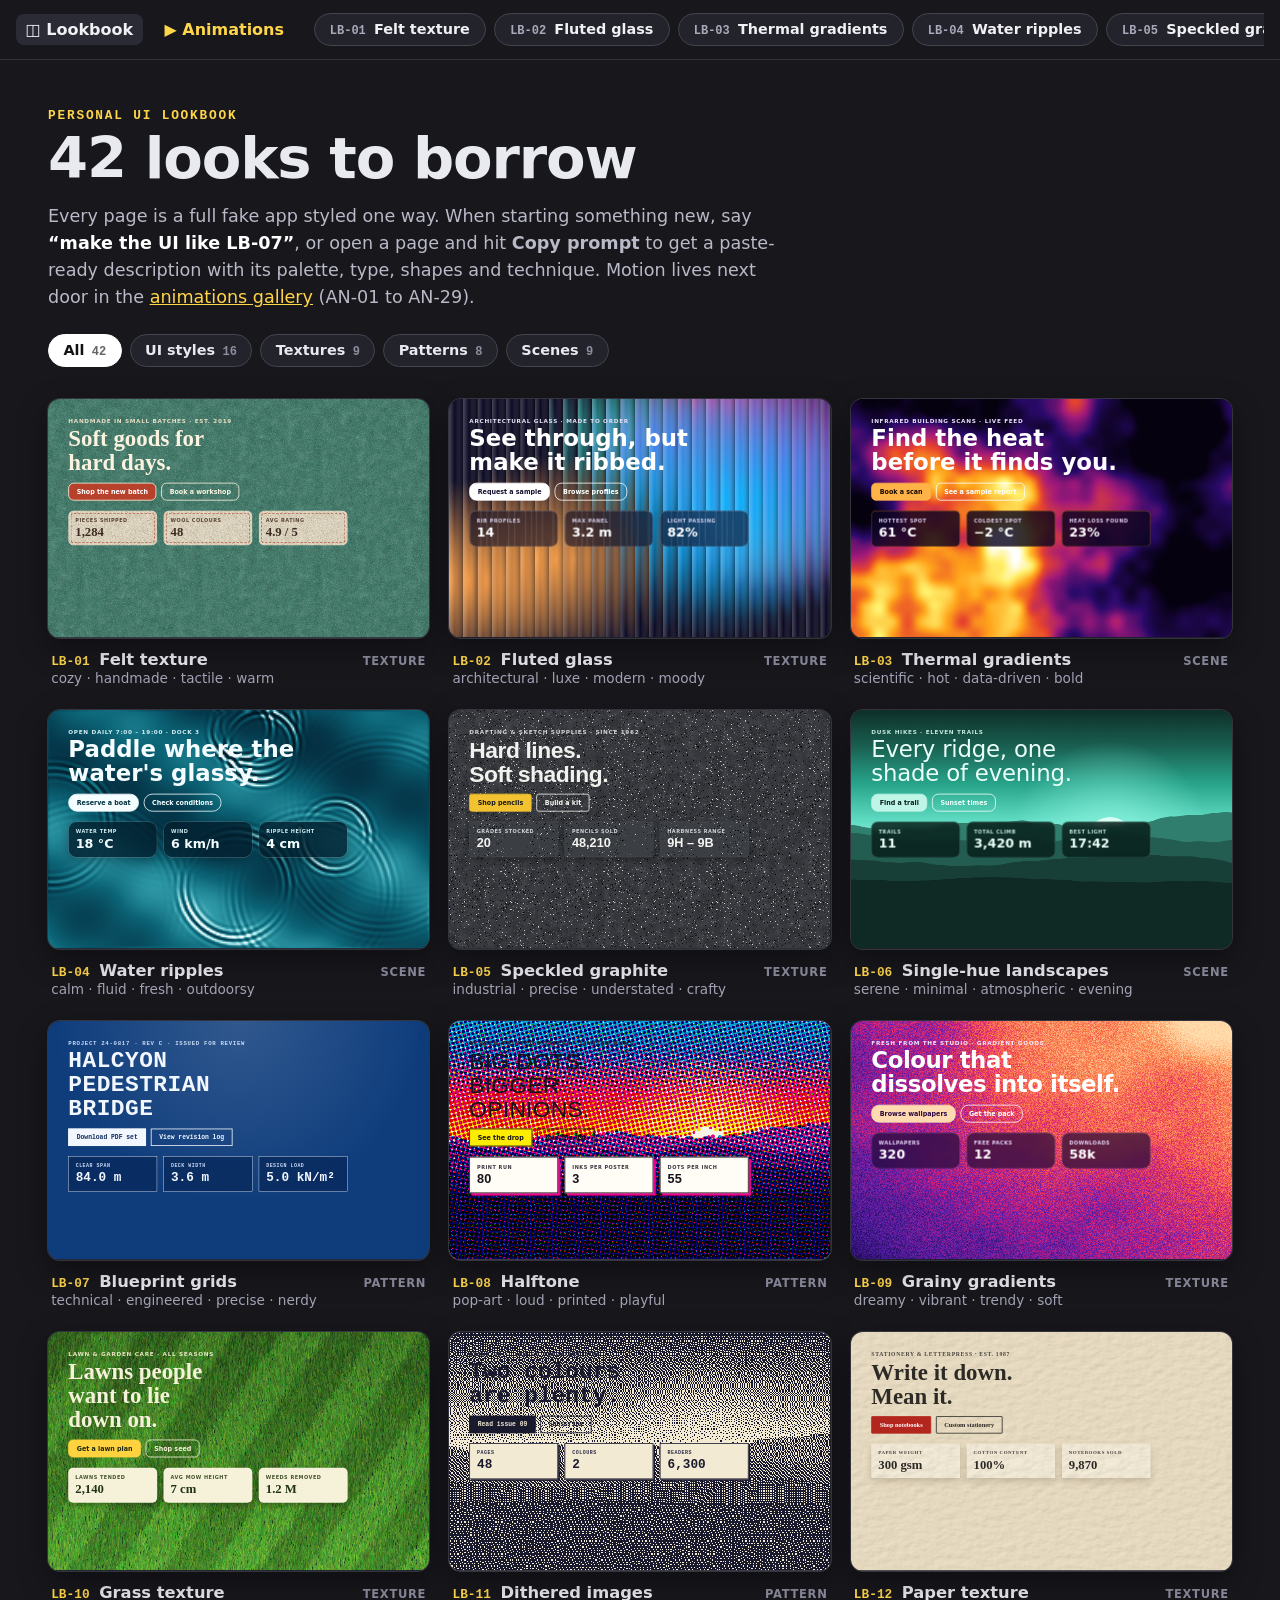
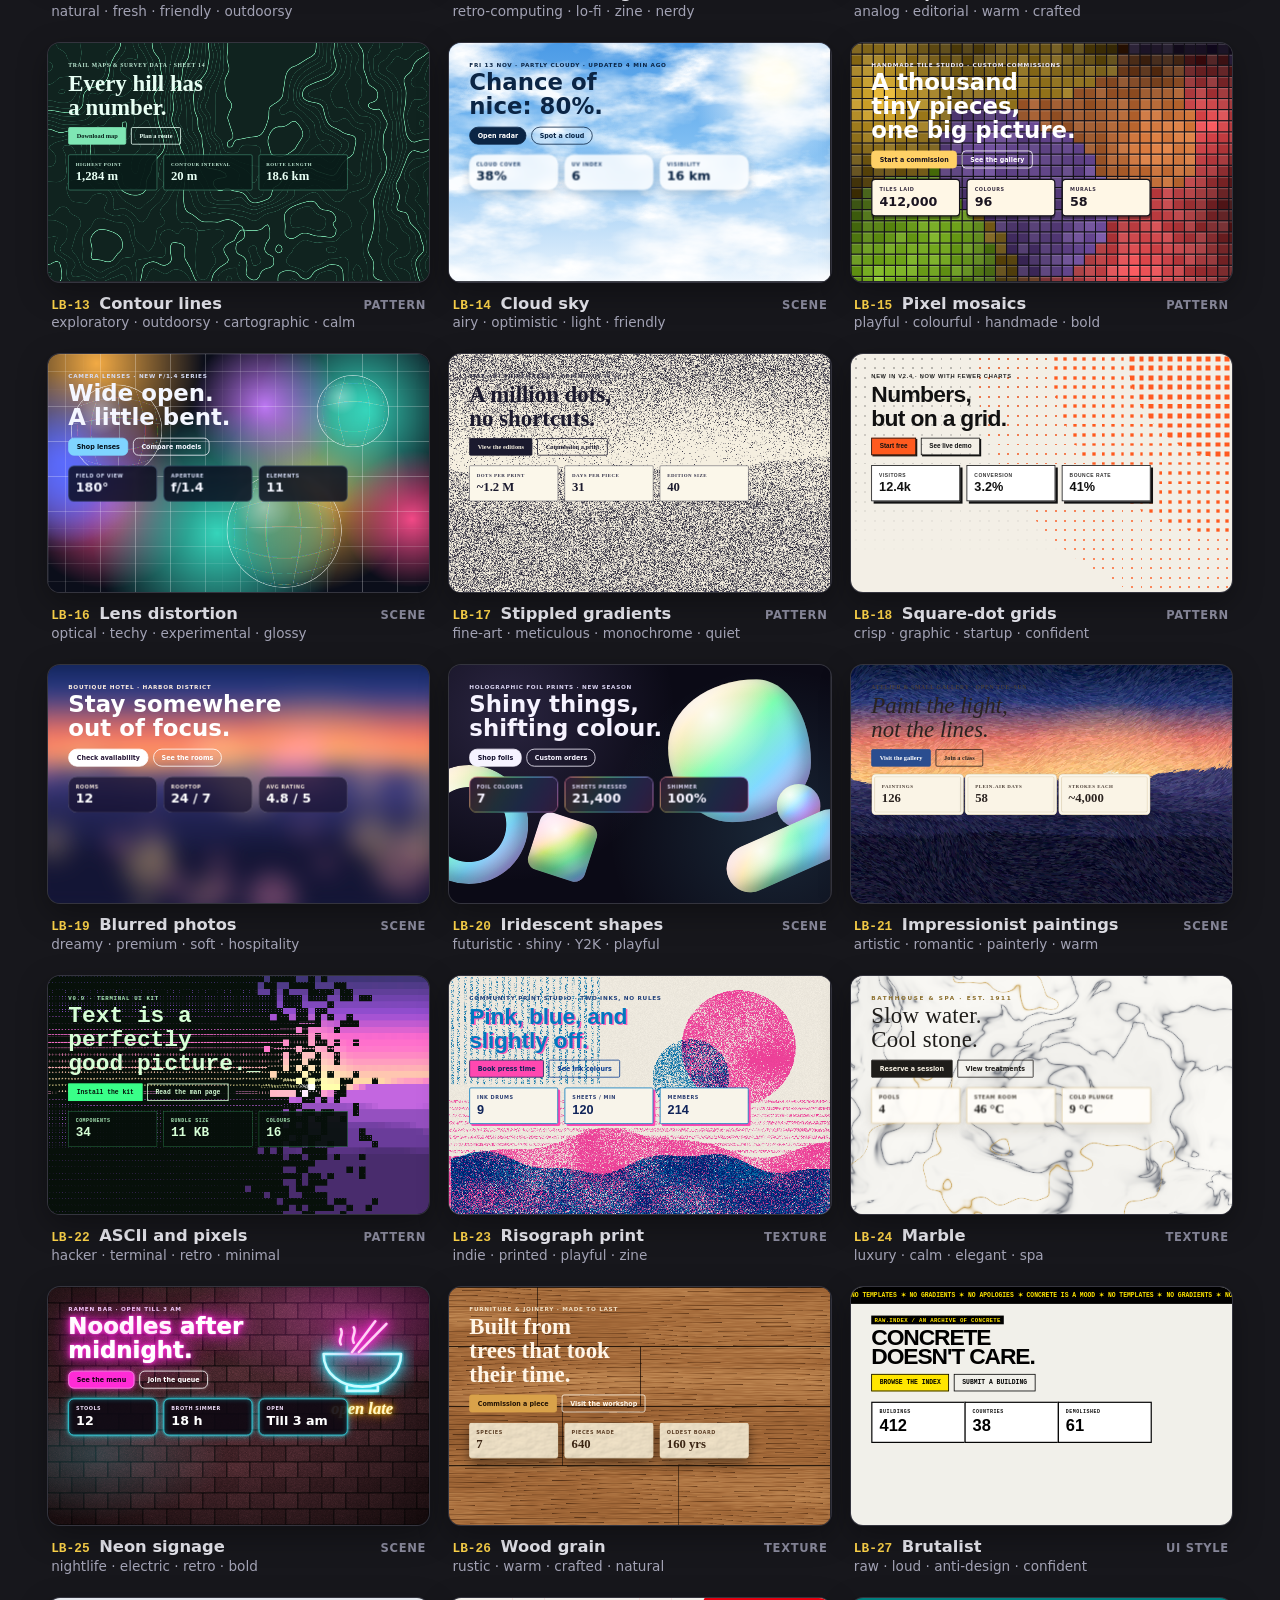
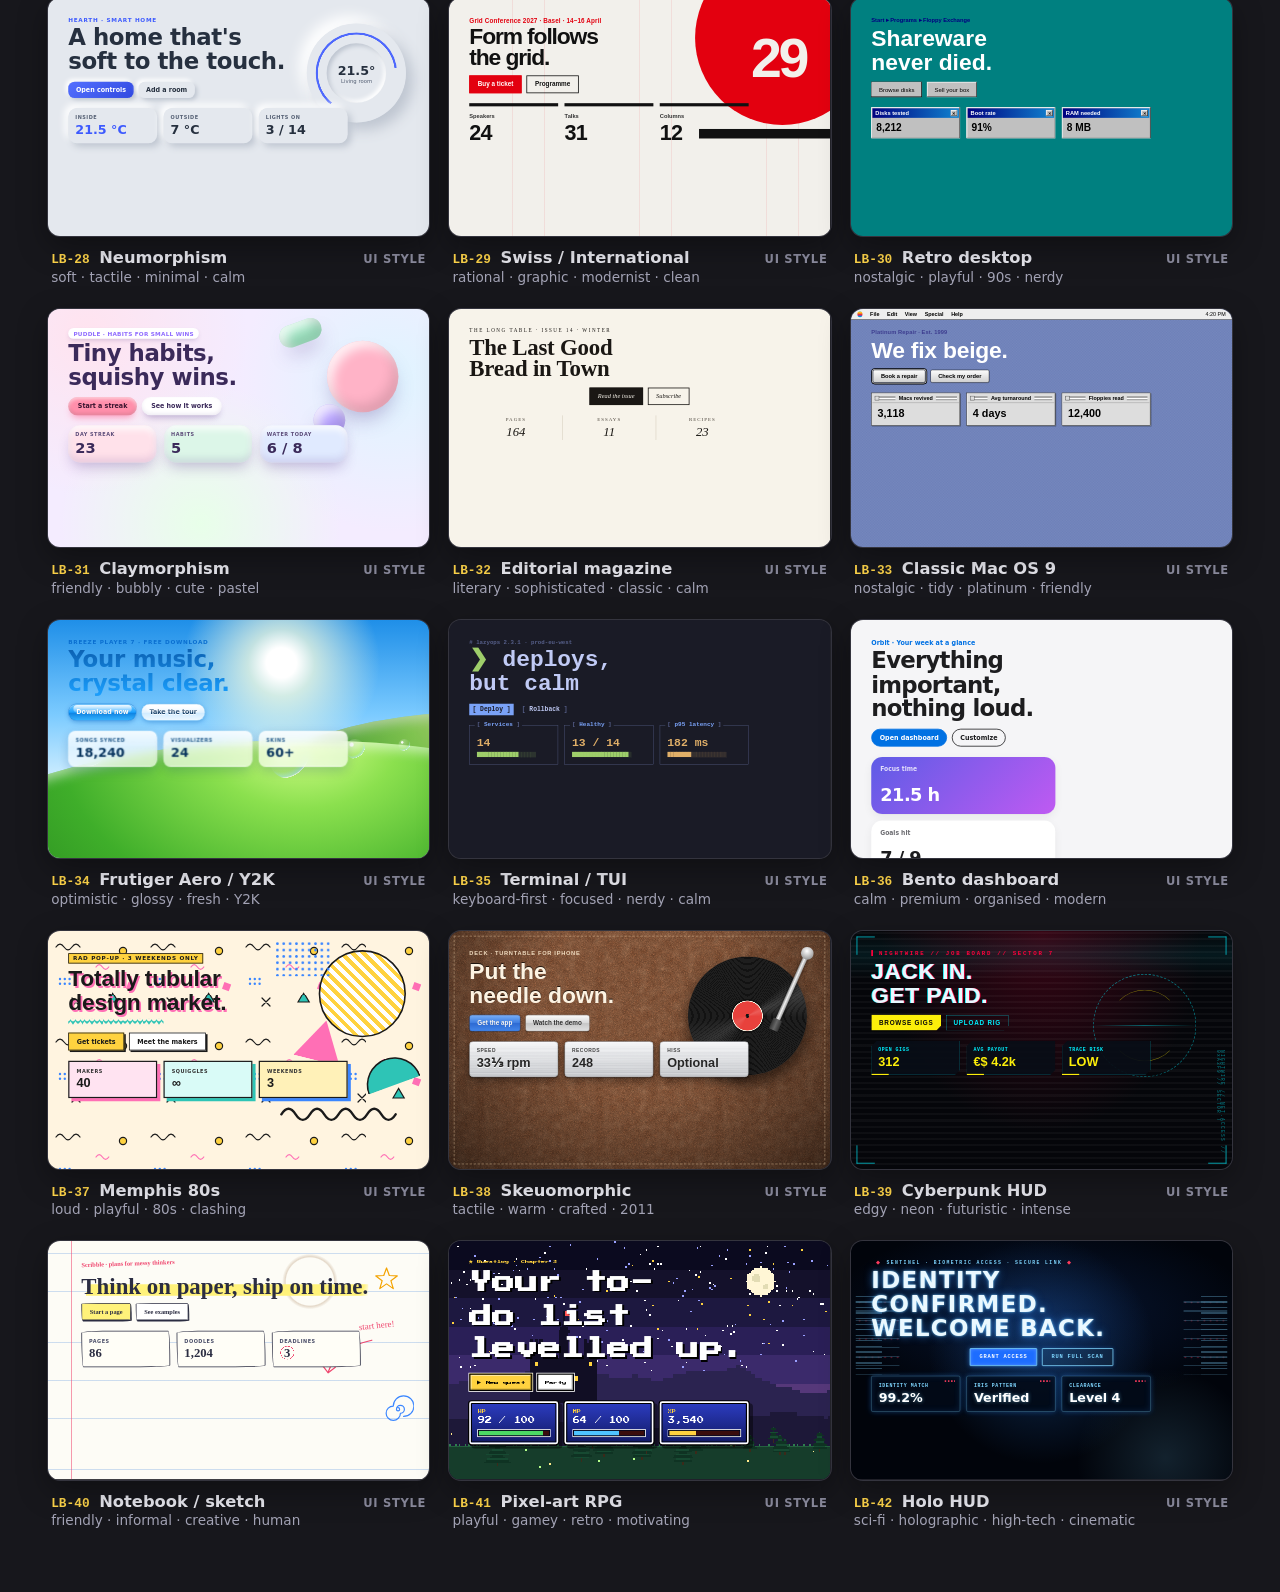
<file: index.html>
<!DOCTYPE html>
<html lang="en">
<head>
<meta charset="utf-8">
<meta name="viewport" content="width=device-width, initial-scale=1">
<title>UI lookbook: looks and animations to borrow for future apps</title>
<link rel="stylesheet" href="css/base.css">
<link rel="stylesheet" href="css/lookbook.css">
<link rel="stylesheet" href="css/themes-textures.css">
<link rel="stylesheet" href="css/themes-patterns.css">
<link rel="stylesheet" href="css/themes-scenes.css">
<link rel="stylesheet" href="css/themes-styles.css">
<link rel="stylesheet" href="css/themes-styles-2.css">
<!-- pixel font for LB-41; everything falls back to local fonts when offline -->
<link rel="stylesheet" href="https://fonts.googleapis.com/css2?family=Press+Start+2P&display=swap">
</head>
<body>

<nav class="tabbar" aria-label="Lookbook">
  <a class="brand" href="#gallery" title="All designs">◫ Lookbook</a>
  <a class="brand alt" href="animations.html" title="Animations gallery">▶ Animations</a>
  <div class="tabs" id="tablist" role="tablist" aria-label="Pick a design"></div>
  <div class="tools">
    <button id="spec-btn" type="button" aria-expanded="false" aria-controls="spec">Spec <b></b></button>
    <button id="copy-btn" type="button">Copy prompt</button>
  </div>
</nav>

<main>
  <section id="gallery" class="gallery" aria-labelledby="gallery-title" hidden>
    <header class="gallery-head">
      <p class="g-eyebrow">Personal UI lookbook</p>
      <h1 id="gallery-title"><span id="gallery-count"></span> looks to borrow</h1>
      <p class="g-lede">Every page is a full fake app styled one way. When starting something new, say <q>make the UI like LB-07</q>, or open a page and hit <b>Copy prompt</b> to get a paste-ready description with its palette, type, shapes and technique. Motion lives next door in the <a href="animations.html" style="color:#ffd54a">animations gallery</a> (AN-01 to AN-29).</p>
      <div class="filters" id="filters" role="group" aria-label="Filter by kind">
        <button type="button" data-kind="all" aria-pressed="true">All</button>
        <button type="button" data-kind="style" aria-pressed="false">UI styles</button>
        <button type="button" data-kind="texture" aria-pressed="false">Textures</button>
        <button type="button" data-kind="pattern" aria-pressed="false">Patterns</button>
        <button type="button" data-kind="scene" aria-pressed="false">Scenes</button>
      </div>
    </header>
    <div class="gallery-grid" id="gallery-grid"></div>
  </section>
  <div id="panels"></div>
</main>

<aside id="spec" class="spec" aria-labelledby="spec-title" hidden>
  <header><h2 id="spec-title">Spec</h2><button id="spec-close" type="button" aria-label="Close spec">✕</button></header>
  <div id="spec-body"></div>
</aside>
<div id="toast" class="toast" role="status" aria-live="polite"></div>
<noscript><p style="color:#fff;padding:2rem">This lookbook builds its pages with JavaScript. Please enable it.</p></noscript>

<script src="js/noise.js"></script>
<script src="js/scene.js"></script>
<script src="js/renderers-field.js"></script>
<script src="js/renderers-image.js"></script>
<script src="js/content.js"></script>
<script src="js/content-more.js"></script>
<script src="js/specs.js"></script>
<script src="js/deco.js"></script>
<script src="js/app.js"></script>
</body>
</html>
</file>
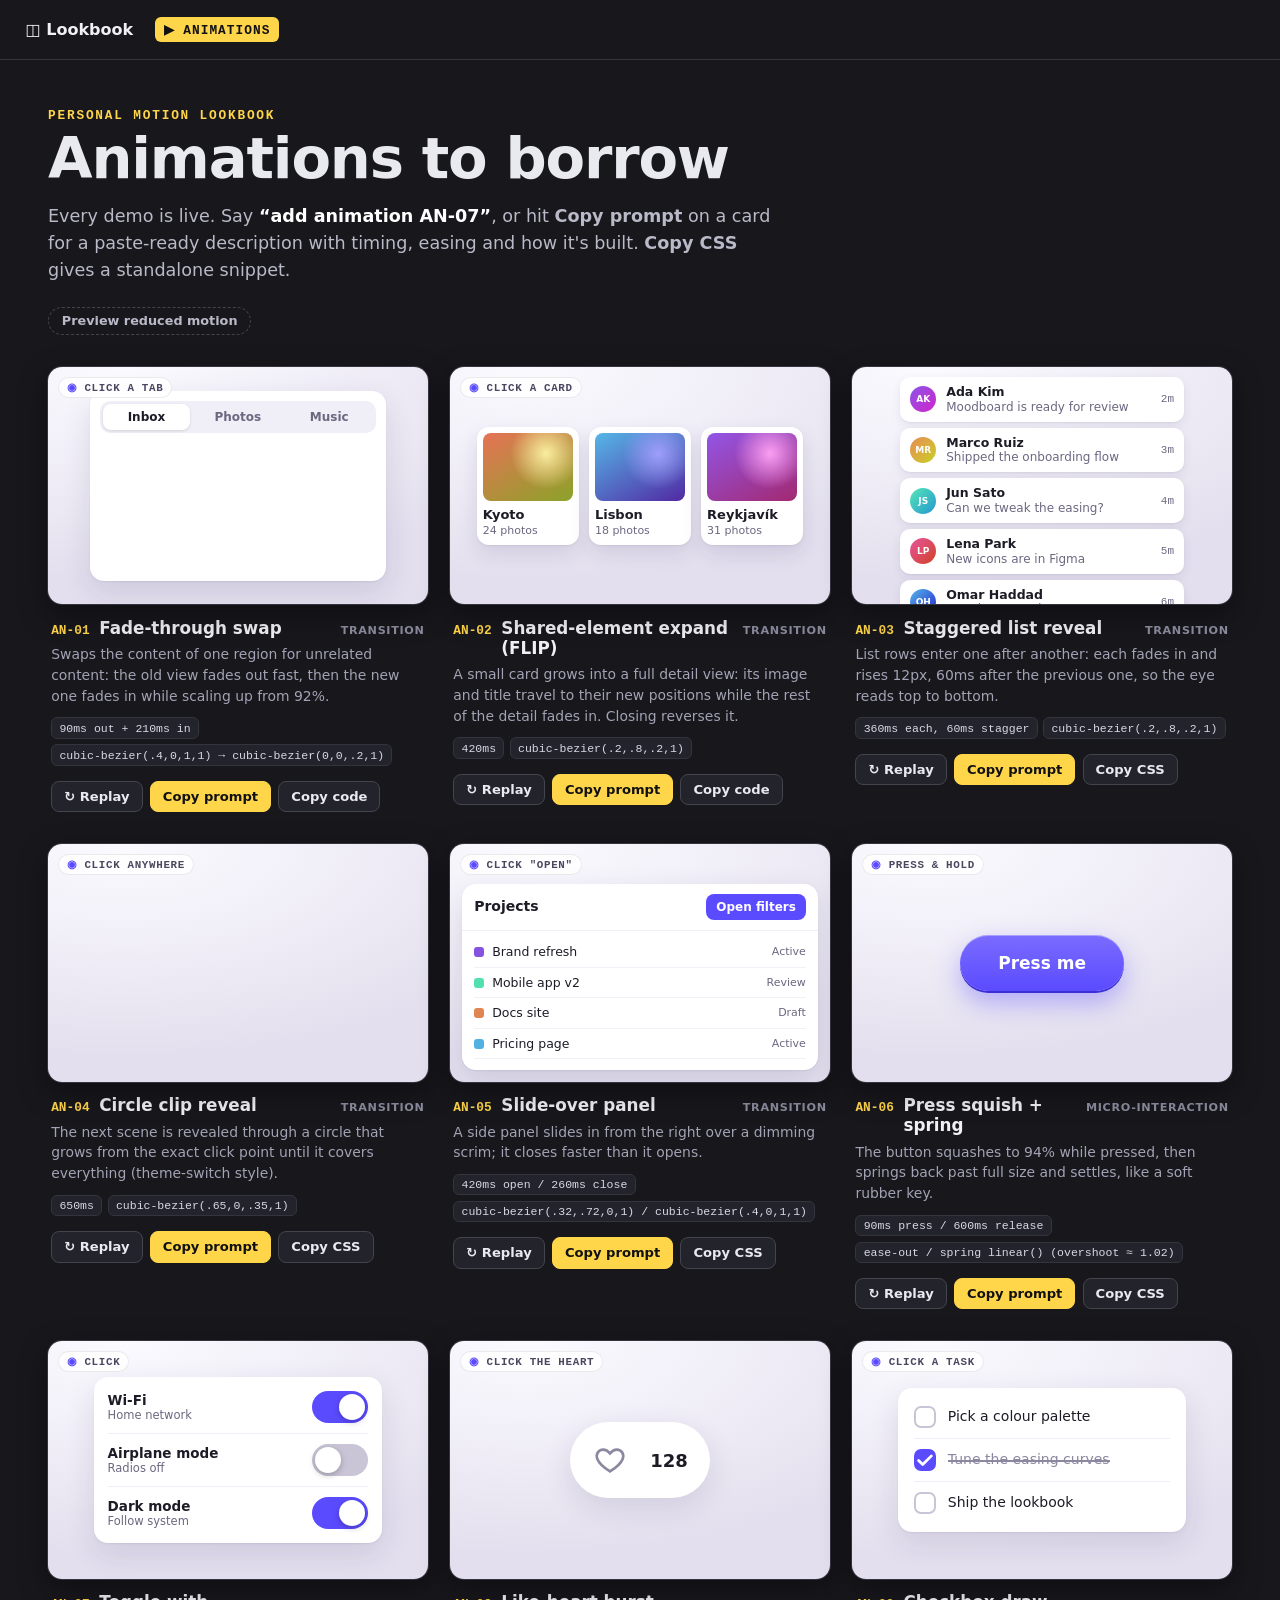
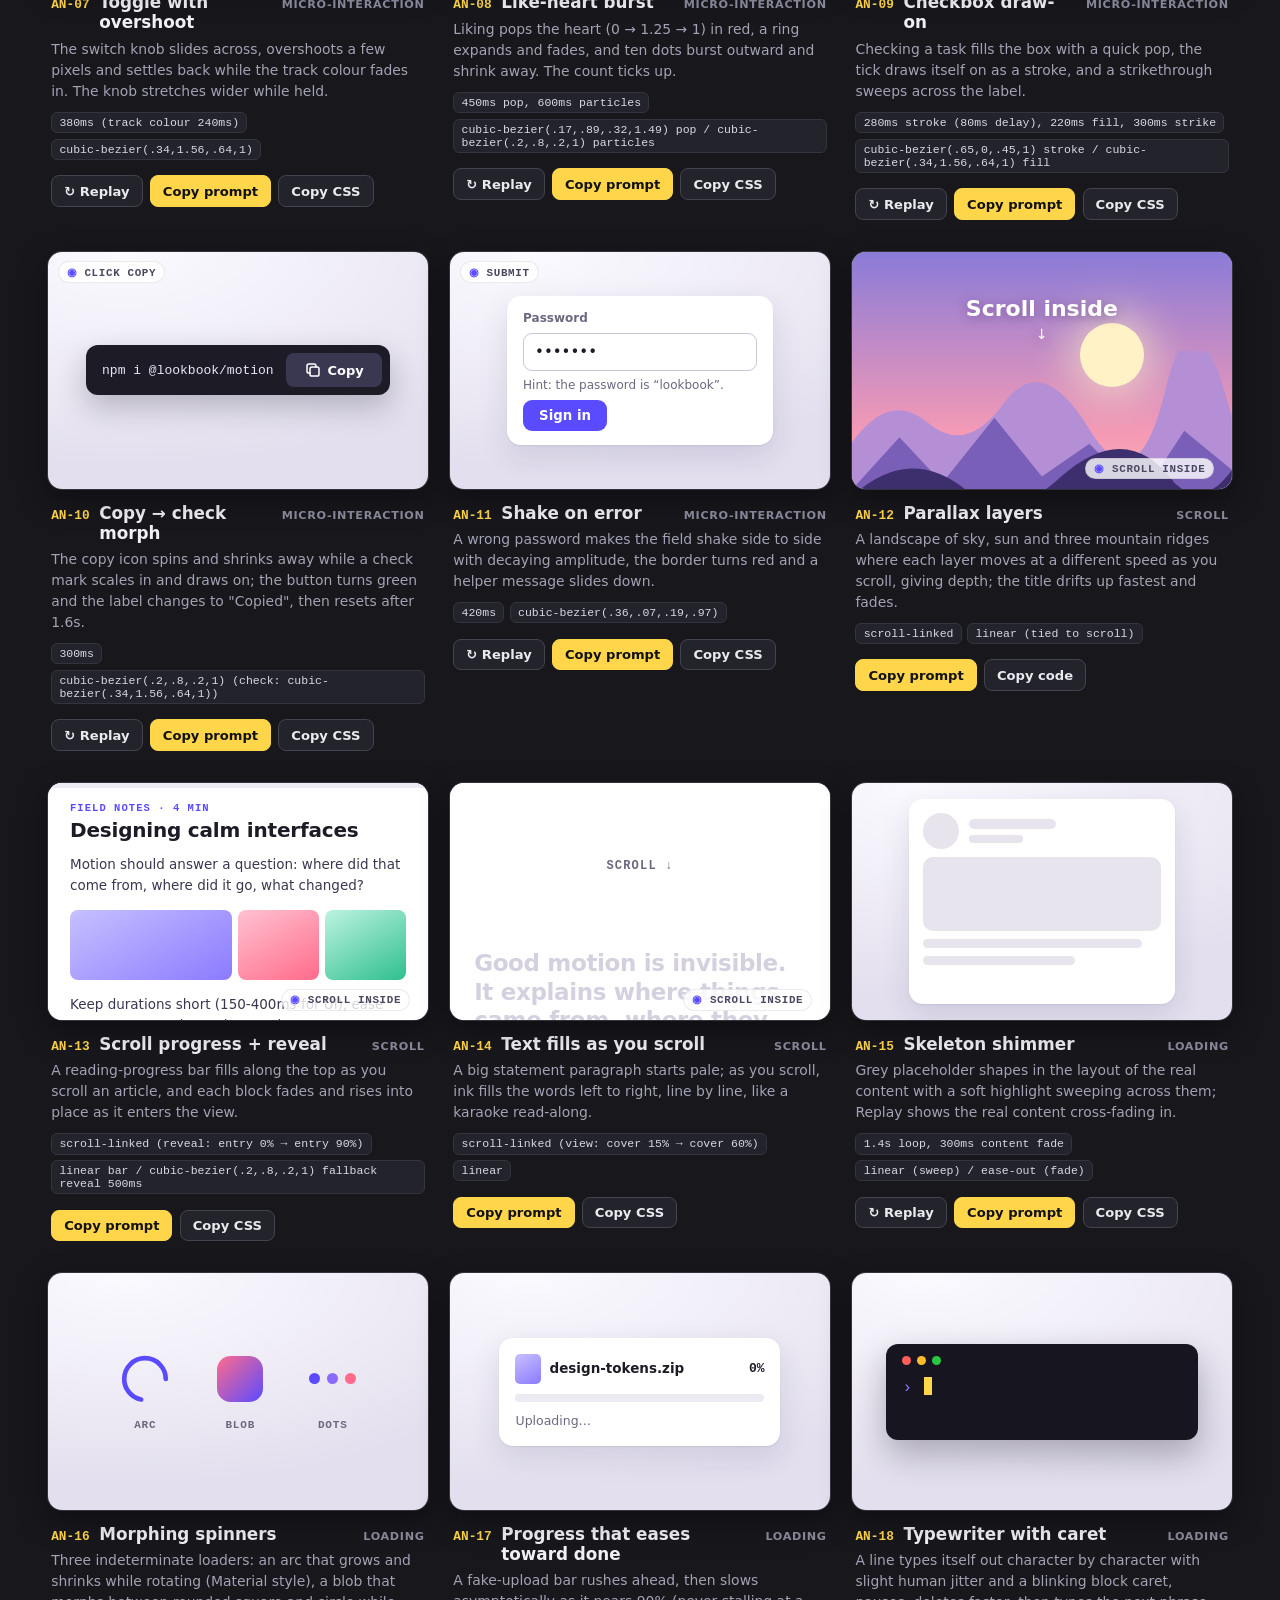
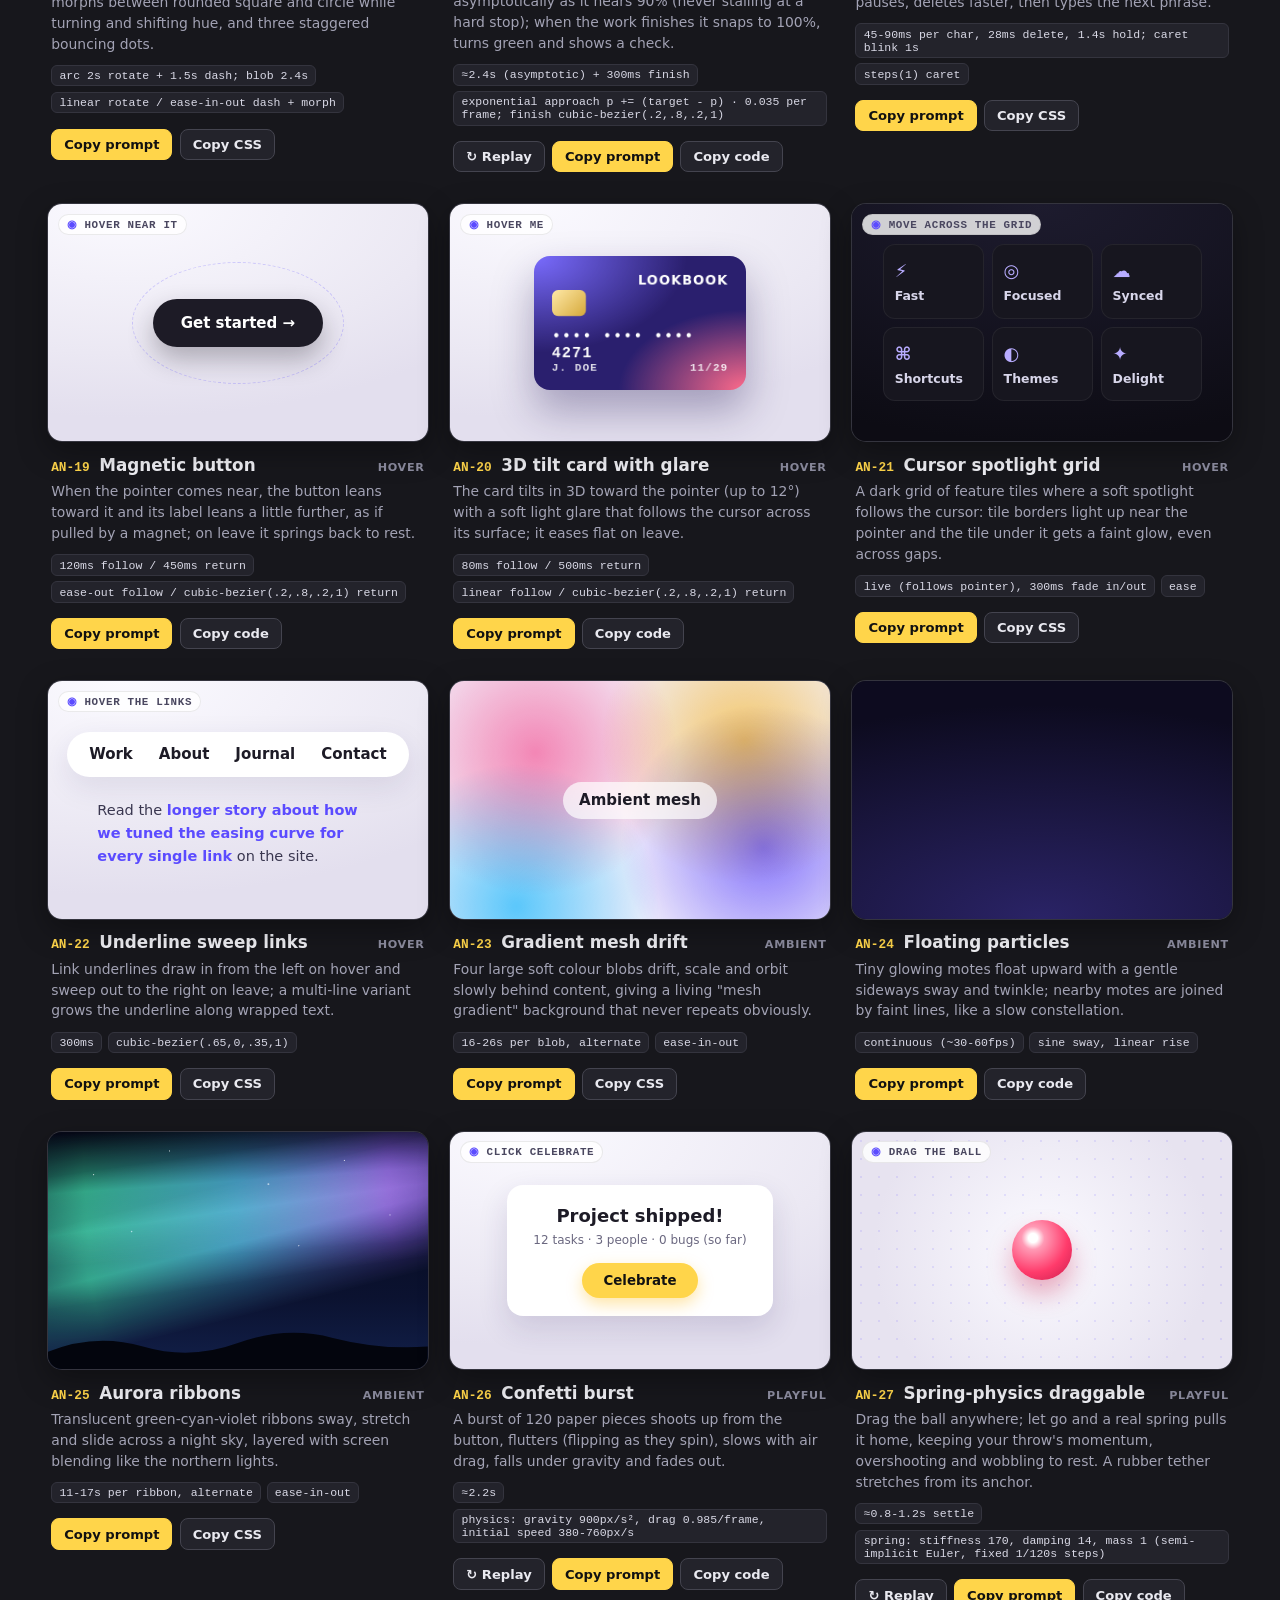
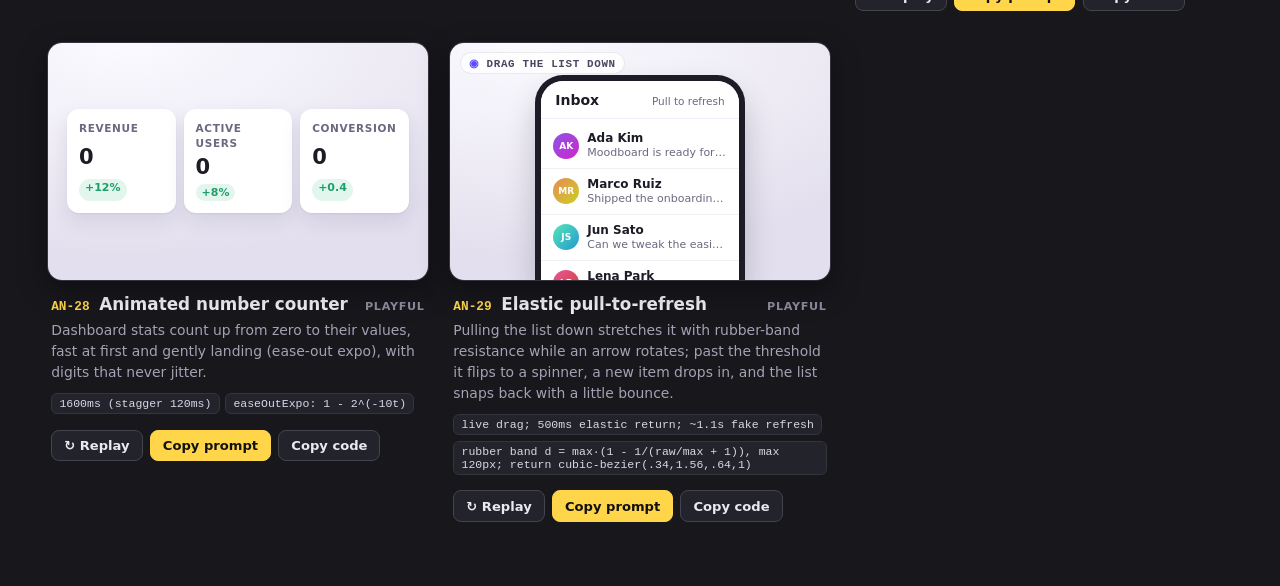
<file: animations.html>
<!DOCTYPE html>
<html lang="en">
<head>
<meta charset="utf-8">
<meta name="viewport" content="width=device-width, initial-scale=1">
<title>Animations gallery: motion to borrow for future apps</title>
<link rel="stylesheet" href="css/base.css">
<link rel="stylesheet" href="css/lookbook.css">
<link rel="stylesheet" href="css/animations.css">
</head>
<body>

<nav class="tabbar" aria-label="Lookbook">
  <a class="brand" href="index.html#gallery" title="All designs">◫ Lookbook</a>
  <span class="an-here" aria-current="page">▶ Animations</span>
</nav>

<main>
  <section class="gallery" aria-labelledby="an-title">
    <header class="gallery-head">
      <p class="g-eyebrow">Personal motion lookbook</p>
      <h1 id="an-title">Animations to borrow</h1>
      <p class="g-lede">Every demo is live. Say <q>add animation AN-07</q>, or hit <b>Copy prompt</b> on a card for a paste-ready description with timing, easing and how it's built. <b>Copy CSS</b> gives a standalone snippet.</p>
      <p id="an-rm" class="an-rm" hidden>Reduced motion is on: demos are static, as they would be for users who ask for it.</p>
      <p class="an-rm-toggle"><button id="an-rm-btn" type="button" aria-pressed="false">Preview reduced motion</button></p>
      <div class="filters" id="filters" role="group" aria-label="Filter by category"></div>
    </header>
    <div class="an-grid" id="an-grid"></div>
  </section>
</main>

<div id="toast" class="toast" role="status" aria-live="polite"></div>
<noscript><p style="color:#fff;padding:2rem">This gallery builds its demos with JavaScript. Please enable it.</p></noscript>

<script src="js/animations-data.js"></script>
<script src="js/animations.js"></script>
</body>
</html>
</file>
<file: css/base.css>
/* Shared tokens, tab bar, page layout, and the single "surface" look that every theme re-skins through CSS variables. */
:root {
  --tabbar-h: 60px;
  --mono: ui-monospace, "Cascadia Mono", Consolas, "Courier New", monospace;
  --sans: "Segoe UI", system-ui, -apple-system, "Helvetica Neue", Arial, sans-serif;
}
* { box-sizing: border-box; }
body { margin: 0; background: #17171c; font-family: var(--sans); }
:focus-visible { outline: 3px solid var(--focus, #ffd54a); outline-offset: 3px; }

/* ---------- Tab bar (brand · scrolling tabs · spec tools) ---------- */
.tabbar { position: sticky; top: 0; z-index: 20; height: var(--tabbar-h); display: flex; align-items: center; gap: .75rem; padding: 0 1rem; background: #17171c; border-bottom: 1px solid #34343e; }
.brand { flex: none; color: #f0f0f5; font-weight: 800; text-decoration: none; white-space: nowrap; padding: .4rem .6rem; border-radius: 8px; }
.brand:hover, .at-gallery .brand:not(.alt) { background: #2b2b35; }
.brand.alt { font-weight: 700; color: #ffd54a; }
.tabs { flex: 1; min-width: 0; display: flex; gap: .5rem; overflow-x: auto; padding: .5rem; scrollbar-width: thin; }
[role="tab"] { flex: none; font: 600 .9rem var(--sans); color: #f0f0f5; background: #23232b; border: 1px solid #44444f; border-radius: 999px; padding: .45rem .95rem; cursor: pointer; white-space: nowrap; }
[role="tab"] b { font: 700 .75rem var(--mono); color: #a9a9bb; margin-right: .2rem; }
[role="tab"][aria-selected="true"] { background: #fff; color: #111; border-color: #fff; }
[role="tab"][aria-selected="true"] b { color: #555; }
.tools { flex: none; display: flex; gap: .5rem; }
.tools button { font: 700 .85rem var(--sans); color: #111; background: #ffd54a; border: 0; border-radius: 8px; padding: .5rem .8rem; cursor: pointer; white-space: nowrap; }
.tools #spec-btn { background: #2b2b35; color: #f0f0f5; border: 1px solid #44444f; }
.tools #spec-btn[aria-expanded="true"] { background: #f0f0f5; color: #111; }
.tools b { font-family: var(--mono); }
.at-gallery .tools { display: none; }
@media (max-width: 700px) { .tools #copy-btn { display: none; } .brand { font-size: 0; } .brand::first-letter { font-size: 1.2rem; } }

/* ---------- Page layout: themes only swap the variables ---------- */
.panel { position: relative; isolation: isolate; overflow: hidden; min-height: calc(100vh - var(--tabbar-h)); color: var(--ink); font-family: var(--body); }
.panel[hidden] { display: none; }
.deco { position: absolute; inset: 0; z-index: -1; pointer-events: none; }
.deco.fixed { position: fixed; }                      /* generated pictures stay put while the content scrolls over them */
.deco-canvas { display: block; width: 100%; height: 100%; }
.wrap { max-width: 64rem; margin: 0 auto; padding: clamp(1.5rem, 5vw, 3rem) 1.25rem 3rem; }
h1, h2, h3 { font-family: var(--head); }
h1 { font-size: clamp(2.2rem, 6vw, 3.8rem); line-height: 1.05; margin: .3rem 0 1rem; max-width: 18ch; text-wrap: balance; }
h2 { display: inline-block; font-size: 1.4rem; margin: 2.5rem 0 1rem -.8rem; padding: .15rem .8rem; background: var(--plate, transparent); border-radius: var(--radius); }
.eyebrow { margin: 0; font-size: .85rem; font-weight: 700; letter-spacing: .12em; text-transform: uppercase; color: var(--muted); }
.lede { max-width: 40rem; font-size: 1.15rem; line-height: 1.55; color: var(--muted); }

/* "plate": a calm backing for text that sits straight on a busy picture (transparent unless a theme sets --plate) */
.hero { width: fit-content; max-width: calc(100% + 2.5rem); margin: 0 -1.25rem 1.5rem; padding: 1.5rem 1.25rem .25rem; background: var(--plate, transparent); border-radius: var(--radius); -webkit-backdrop-filter: var(--plate-blur, none); backdrop-filter: var(--plate-blur, none); }
.foot { display: inline-block; margin: 3rem 0 0 -.8rem; padding: .4rem .8rem; font-size: .85rem; color: var(--muted); background: var(--plate, transparent); border-radius: var(--radius); }

.actions { display: flex; flex-wrap: wrap; gap: .75rem; margin: 1.25rem 0 1rem; }
.btn { font: 700 1rem var(--body); padding: .7rem 1.2rem; border-radius: var(--radius); border: 2px solid var(--btn-bd); background: var(--btn-bg); color: var(--btn-ink); cursor: pointer; }
.btn:hover { filter: brightness(1.1); }
.btn.ghost { background: transparent; color: var(--ink); border-color: var(--ink); }

/* one surface look shared by stats, cards and list rows */
.card, .stat, .rows li {
  background-color: var(--card-bg); background-image: var(--card-tex, none); background-blend-mode: var(--card-blend, normal);
  color: var(--card-ink); border: var(--card-bd, 0); border-radius: var(--radius); box-shadow: var(--card-shadow, none);
  -webkit-backdrop-filter: var(--blur, none); backdrop-filter: var(--blur, none);
}
.card { position: relative; padding: 1.25rem; margin: 0; }
.card h3 { margin: 0 0 .4rem; font-size: 1.15rem; }
.card p { margin: 0 0 .75rem; line-height: 1.5; color: var(--card-muted); }
.card .price { margin: 0; font: 700 1.5rem var(--head); color: var(--card-ink); }
.stats { display: grid; grid-template-columns: repeat(auto-fit, minmax(10rem, 1fr)); gap: 1rem; margin: 0; }
.stat { padding: 1rem 1.1rem; }
.stat dt { font-size: .78rem; font-weight: 700; letter-spacing: .1em; text-transform: uppercase; color: var(--card-muted); }
.stat dd { margin: .25rem 0 0; font: 700 2rem var(--head); }
.cards { display: grid; grid-template-columns: repeat(auto-fit, minmax(16rem, 1fr)); gap: 1rem; }
.rows { list-style: none; margin: 0; padding: 0; display: grid; gap: .6rem; }
.rows li { display: grid; grid-template-columns: minmax(8rem, 12rem) 1fr auto; gap: 1rem; align-items: center; padding: .8rem 1.1rem; }
.rows li > :first-child { font-weight: 700; }
.tag { font-size: .8rem; font-weight: 700; padding: .2rem .65rem; border-radius: 999px; background: var(--tag-bg); color: var(--tag-ink); white-space: nowrap; }
@media (max-width: 600px) { .rows li { grid-template-columns: 1fr; gap: .25rem; } }

/* ---------- Interface kit: form controls, alert, meters, chips. All colours come from the theme tokens;
   --accent / --accent-ink / --field-* are optional per-theme overrides. ---------- */
.kit { display: grid; grid-template-columns: minmax(0, 1.3fr) minmax(0, 1fr); gap: 1rem; align-items: start; }
.kit-side { display: grid; gap: 1rem; }
@media (max-width: 760px) { .kit { grid-template-columns: 1fr; } }
.kit-form { display: grid; gap: 1rem; }
.kit-form h3, .kit-side h3 { margin: 0 0 .2rem; }
.kit .actions { margin: .25rem 0 0; }
.card .btn.ghost { color: var(--card-ink); border-color: var(--card-ink); }
.field { display: grid; gap: .35rem; margin: 0; font-size: .82rem; font-weight: 700; letter-spacing: .02em; color: var(--card-muted); }
.field input, .field select {
  width: 100%; font: 1rem var(--body); color: var(--card-ink); padding: .62rem .75rem;
  background: var(--field-bg, color-mix(in srgb, var(--card-ink) 7%, transparent));
  border: var(--field-bd, 1.5px solid color-mix(in srgb, var(--card-ink) 32%, transparent));
  border-radius: min(var(--radius), 12px); box-shadow: var(--field-shadow, none);
}
.field input::placeholder { color: var(--card-muted); opacity: .75; }
.field select option { color: #111; background: #fff; }
.field input:focus-visible, .field select:focus-visible { outline: 3px solid var(--accent, var(--btn-bg)); outline-offset: 1px; }

.seg { display: inline-flex; width: fit-content; padding: 3px; gap: 3px; border-radius: min(var(--radius), 12px);
  background: var(--field-bg, color-mix(in srgb, var(--card-ink) 7%, transparent)); border: var(--field-bd, 1.5px solid color-mix(in srgb, var(--card-ink) 32%, transparent)); box-shadow: var(--field-shadow, none); }
.seg button { font: 700 .9rem var(--body); color: var(--card-ink); background: transparent; border: 0; padding: .4rem .9rem; border-radius: max(0px, calc(min(var(--radius), 12px) - 3px)); cursor: pointer; }
.seg button[aria-pressed="true"] { background: var(--accent, var(--btn-bg)); color: var(--accent-ink, var(--btn-ink)); box-shadow: var(--seg-shadow, none); }

.switch, .check { display: flex; align-items: center; gap: .7rem; font-size: .95rem; color: var(--card-ink); cursor: pointer; }
.switch input, .check input { appearance: none; -webkit-appearance: none; flex: none; margin: 0; cursor: pointer; position: relative;
  background: var(--field-bg, color-mix(in srgb, var(--card-ink) 12%, transparent)); border: var(--field-bd, 1.5px solid color-mix(in srgb, var(--card-ink) 40%, transparent)); box-shadow: var(--field-shadow, none); }
.switch input { width: 2.8rem; height: 1.6rem; border-radius: min(999px, calc(var(--radius) * 4)); transition: background .2s; }
.switch input::before { content: ""; position: absolute; top: 50%; left: 3px; width: 1.05rem; aspect-ratio: 1; translate: 0 -50%; border-radius: inherit;
  background: var(--knob, var(--card-ink)); box-shadow: var(--knob-shadow, none); transition: left .2s; }
.switch input:checked { background: var(--accent, var(--btn-bg)); }
.switch input:checked::before { left: calc(100% - 1.05rem - 3px); background: var(--knob-on, var(--accent-ink, var(--btn-ink))); }
.check input { width: 1.3rem; height: 1.3rem; border-radius: min(var(--radius), 6px); }
.check input:checked { background: var(--accent, var(--btn-bg)); }
.check input:checked::before { content: ""; position: absolute; inset: 0; margin: auto; width: .35rem; height: .7rem; translate: 0 -10%; rotate: 45deg;
  border: solid var(--accent-ink, var(--btn-ink)); border-width: 0 3px 3px 0; }

.alert { border-left: 6px solid var(--accent, var(--btn-bg)); }
.alert p { margin: 0; }
.meter-label { display: flex; justify-content: space-between; font-size: .85rem; font-weight: 700; color: var(--card-muted); margin: .7rem 0 .35rem; }
.meter { height: .6rem; border-radius: min(999px, calc(var(--radius) * 4)); overflow: hidden; background: var(--field-bg, color-mix(in srgb, var(--card-ink) 14%, transparent)); box-shadow: var(--field-shadow, none); }
.meter span { display: block; height: 100%; border-radius: inherit; background: var(--accent, var(--btn-bg)); }
.chips { display: flex; flex-wrap: wrap; gap: .4rem; margin: .4rem 0 .9rem !important; }
.avatars { display: flex; margin: 0 !important; padding-left: .5rem; }
.avatars span { display: grid; place-items: center; width: 2.3rem; aspect-ratio: 1; margin-left: -.5rem; border-radius: min(50%, calc(var(--radius) * 4));
  font: 700 .78rem var(--body); background: var(--tag-bg); color: var(--tag-ink); border: 2px solid var(--card-bg-solid, var(--card-ink)); }
.avatars span:nth-child(2) { background: var(--btn-bg); color: var(--btn-ink); }
.avatars span:last-child { background: var(--card-ink); color: var(--card-bg-solid, var(--tag-ink)); }
@media (prefers-reduced-motion: reduce) { *, ::before, ::after { animation: none !important; } }
</file>
<file: css/lookbook.css>
/* Lookbook chrome: gallery home, live mini-page thumbnails, spec drawer, toast. Neutral dark UI so the designs stand out. */

/* ---------- Gallery ---------- */
.gallery { min-height: calc(100vh - var(--tabbar-h)); background: #17171c; color: #e9e9f0; padding: clamp(1.5rem, 4vw, 3rem) clamp(1rem, 4vw, 3rem) 4rem; }
.gallery[hidden] { display: none; }
.gallery-head { max-width: 60rem; margin-bottom: 2rem; }
.g-eyebrow { margin: 0; font: 700 .8rem var(--mono); letter-spacing: .14em; text-transform: uppercase; color: #ffd54a; }
.gallery-head h1 { margin: .4rem 0 .8rem; font-size: clamp(2.2rem, 5vw, 3.6rem); letter-spacing: -.02em; max-width: none; }
.g-lede { margin: 0 0 1.4rem; max-width: 46rem; font-size: 1.1rem; line-height: 1.55; color: #b9b9c8; }
.g-lede q { color: #fff; font-weight: 600; }
.filters { display: flex; flex-wrap: wrap; gap: .5rem; }
.filters button { font: 600 .9rem var(--sans); color: #e9e9f0; background: #23232b; border: 1px solid #44444f; border-radius: 999px; padding: .45rem .9rem; cursor: pointer; }
.filters button span { font: 700 .75rem var(--mono); color: #8d8da0; margin-left: .15rem; }
.filters button[aria-pressed="true"] { background: #fff; color: #111; border-color: #fff; }
.filters button[aria-pressed="true"] span { color: #666; }

.gallery-grid { display: grid; grid-template-columns: repeat(auto-fill, minmax(min(100%, 20rem), 1fr)); gap: 1.5rem 1.25rem; }
.tile { display: block; color: inherit; text-decoration: none; border-radius: 14px; }
.tile[hidden] { display: none; }
.tile-view { position: relative; aspect-ratio: 16 / 10; overflow: hidden; border-radius: 12px; background: #23232b;
  box-shadow: 0 0 0 1px #34343e, 0 10px 30px rgba(0, 0, 0, .35); transition: transform .25s, box-shadow .25s; }
.tile:hover .tile-view, .tile:focus-visible .tile-view { transform: translateY(-4px); box-shadow: 0 0 0 2px #ffd54a, 0 16px 40px rgba(0, 0, 0, .5); }
.tile-cap { display: grid; grid-template-columns: auto 1fr auto; align-items: baseline; gap: .1rem .6rem; padding: .75rem .2rem 0; }
.tile-cap .code { font: 700 .8rem var(--mono); color: #ffd54a; }
.tile-cap strong { font-size: 1.02rem; }
.tile-cap .kind { font-size: .72rem; font-weight: 700; letter-spacing: .06em; text-transform: uppercase; color: #8d8da0; }
.tile-cap .mood { grid-column: 1 / -1; font-size: .85rem; color: #a3a3b5; }

/* A mini page: laid out at 960x600, then scaled to the tile so it reads like a screenshot. */
.mini { position: absolute; top: 0; left: 0; width: 960px; height: 600px; overflow: hidden; isolation: isolate;
  transform: scale(var(--tile-scale, .33)); transform-origin: 0 0; color: var(--ink); font-family: var(--body); pointer-events: none; }
.mini-wrap { padding: 3rem 3.2rem; }
.tile .mini h1 { font-size: 3.6rem; margin: .4rem 0 1.2rem; max-width: 16ch; }
.mini .eyebrow { font-size: .9rem; }
.mini .actions { margin: 0 0 1.6rem; }
.mini .btn { display: inline-block; }
.mini .stats { grid-template-columns: repeat(3, 1fr); max-width: 44rem; }

/* ---------- Spec drawer ---------- */
.spec { position: fixed; z-index: 30; top: var(--tabbar-h); right: 0; bottom: 0; width: min(26rem, 100vw); overflow-y: auto;
  background: #17171c; color: #e9e9f0; border-left: 1px solid #34343e; box-shadow: -20px 0 50px rgba(0, 0, 0, .45); font: .95rem/1.5 var(--sans); }
.spec[hidden] { display: none; }
.spec > header { position: sticky; top: 0; display: flex; justify-content: space-between; align-items: center; gap: 1rem; padding: 1rem 1.25rem; background: #17171c; border-bottom: 1px solid #2b2b35; }
.spec h2 { margin: 0; font-size: 1.15rem; }
.spec .code { font: 700 .85rem var(--mono); color: #ffd54a; margin-right: .3rem; }
#spec-close { font-size: 1rem; width: 2.2rem; aspect-ratio: 1; color: #e9e9f0; background: #23232b; border: 1px solid #44444f; border-radius: 8px; cursor: pointer; }
#spec-body { padding: .5rem 1.25rem 2rem; }
#spec-body h3 { margin: 1.4rem 0 .5rem; font: 700 .75rem var(--sans); letter-spacing: .12em; text-transform: uppercase; color: #8d8da0; }
#spec-body h3 small { font-weight: 500; letter-spacing: 0; text-transform: none; margin-left: .3rem; }
#spec-body p { margin: 0; color: #cfcfdb; }
.spec-kind { font: 700 .75rem var(--mono) !important; letter-spacing: .1em; text-transform: uppercase; color: #ffd54a !important; margin-top: .5rem !important; }
.spec-mood { display: flex; flex-wrap: wrap; gap: .35rem; margin-top: .6rem !important; }
.spec-mood span { padding: .2rem .6rem; border-radius: 999px; background: #2b2b35; color: #e9e9f0; font-size: .82rem; }
.swatches { list-style: none; margin: 0; padding: 0; display: grid; grid-template-columns: 1fr 1fr; gap: .4rem; }
.swatches button { width: 100%; display: grid; grid-template-columns: 2rem 1fr; grid-template-rows: auto auto; column-gap: .6rem; align-items: center; text-align: left;
  padding: .35rem; background: #202027; border: 1px solid #34343e; border-radius: 8px; color: inherit; cursor: pointer; }
.swatches button:hover { border-color: #ffd54a; }
.swatches i { grid-row: span 2; width: 2rem; height: 2rem; border-radius: 6px; position: relative; overflow: hidden;
  background: conic-gradient(#ccc 25%, #fff 0 50%, #ccc 0 75%, #fff 0) 0 0 / 10px 10px; }   /* checkerboard shows through translucent colours */
.swatches i::after { content: ""; position: absolute; inset: 0; background: var(--c); box-shadow: inset 0 0 0 1px rgba(255, 255, 255, .25); border-radius: inherit; }
.swatches span { font-size: .8rem; font-weight: 700; }
.swatches code { font: .72rem var(--mono); color: #a3a3b5; overflow: hidden; text-overflow: ellipsis; white-space: nowrap; }
.type-sample { font-size: 1.6rem !important; color: #fff !important; line-height: 1.2; }
.type-sample.body { font-size: 1rem !important; color: #cfcfdb !important; margin-top: .3rem !important; }
.spec-dl { display: grid; grid-template-columns: auto 1fr; gap: .25rem .8rem; margin: 0; font-size: .85rem; }
.spec-dl dt { color: #8d8da0; }
.spec-dl dd { margin: 0; font-family: var(--mono); font-size: .78rem; color: #cfcfdb; word-break: break-word; }
.spec-src { margin: 0; padding-left: 1.1rem; font-size: .85rem; color: #cfcfdb; }
.spec code { font-family: var(--mono); font-size: .8em; }
#spec-prompt { width: 100%; resize: vertical; font: .78rem/1.5 var(--mono); color: #e9e9f0; background: #0f0f13; border: 1px solid #34343e; border-radius: 8px; padding: .7rem; }
.spec-copy { margin-top: .6rem; width: 100%; font: 700 .95rem var(--sans); color: #111; background: #ffd54a; border: 0; border-radius: 8px; padding: .7rem; cursor: pointer; }

/* ---------- Toast ---------- */
.toast { position: fixed; z-index: 40; left: 50%; bottom: 1.5rem; translate: -50% 1rem; opacity: 0; pointer-events: none;
  padding: .7rem 1.1rem; border-radius: 10px; background: #f0f0f5; color: #111; font: 700 .9rem var(--sans); box-shadow: 0 10px 30px rgba(0, 0, 0, .35); transition: opacity .2s, translate .2s; }
.toast.show { opacity: 1; translate: -50% 0; }
</file>
<file: css/themes-textures.css>
/* Material themes: 1 felt · 2 fluted glass · 5 speckled graphite · 9 grainy gradients · 10 grass · 12 paper · 23 risograph · 24 marble · 26 wood */
:root {
  /* felt: fine speckle + soft isotropic mottling (no directional weave, or it reads as linen) */
  --felt-noise: url("data:image/svg+xml,%3Csvg xmlns='http://www.w3.org/2000/svg' width='240' height='240'%3E%3Cfilter id='n'%3E%3CfeTurbulence type='fractalNoise' baseFrequency='.85' numOctaves='4' stitchTiles='stitch'/%3E%3CfeColorMatrix type='saturate' values='0'/%3E%3C/filter%3E%3Crect width='100%25' height='100%25' filter='url(%23n)'/%3E%3C/svg%3E");
  --felt-mottle: url("data:image/svg+xml,%3Csvg xmlns='http://www.w3.org/2000/svg' width='300' height='300'%3E%3Cfilter id='a'%3E%3CfeTurbulence type='fractalNoise' baseFrequency='.045' numOctaves='3' seed='3' stitchTiles='stitch'/%3E%3CfeColorMatrix type='saturate' values='0'/%3E%3C/filter%3E%3Cfilter id='b'%3E%3CfeTurbulence type='fractalNoise' baseFrequency='.32' numOctaves='2' seed='8' stitchTiles='stitch'/%3E%3CfeColorMatrix type='saturate' values='0'/%3E%3C/filter%3E%3Crect width='100%25' height='100%25' filter='url(%23a)'/%3E%3Crect width='100%25' height='100%25' filter='url(%23b)' opacity='.55'/%3E%3C/svg%3E");

  /* graphite: only the extreme ends of high-frequency noise survive, so we get sparse light and dark flecks */
  --speck-fine: url("data:image/svg+xml,%3Csvg xmlns='http://www.w3.org/2000/svg' width='260' height='260'%3E%3Cfilter id='s'%3E%3CfeTurbulence type='fractalNoise' baseFrequency='.8' numOctaves='2' seed='5' stitchTiles='stitch'/%3E%3CfeColorMatrix values='0 0 0 0 .66 0 0 0 0 .66 0 0 0 0 .64 9 0 0 0 -6.5'/%3E%3C/filter%3E%3Crect width='100%25' height='100%25' filter='url(%23s)'/%3E%3C/svg%3E");
  --speck-dark: url("data:image/svg+xml,%3Csvg xmlns='http://www.w3.org/2000/svg' width='260' height='260'%3E%3Cfilter id='s'%3E%3CfeTurbulence type='fractalNoise' baseFrequency='.8' numOctaves='2' seed='9' stitchTiles='stitch'/%3E%3CfeColorMatrix values='0 0 0 0 0 0 0 0 0 0 0 0 0 0 0 9 0 0 0 -6.1'/%3E%3C/filter%3E%3Crect width='100%25' height='100%25' filter='url(%23s)'/%3E%3C/svg%3E");
  --speck-coarse: url("data:image/svg+xml,%3Csvg xmlns='http://www.w3.org/2000/svg' width='260' height='260'%3E%3Cfilter id='s'%3E%3CfeTurbulence type='fractalNoise' baseFrequency='.32' numOctaves='2' seed='14' stitchTiles='stitch'/%3E%3CfeColorMatrix values='0 0 0 0 .6 0 0 0 0 .6 0 0 0 0 .6 10 0 0 0 -7.5'/%3E%3C/filter%3E%3Crect width='100%25' height='100%25' filter='url(%23s)'/%3E%3C/svg%3E");

  /* paper: turbulence lit from the side gives real fibre relief */
  --paper-bump: url("data:image/svg+xml,%3Csvg xmlns='http://www.w3.org/2000/svg' width='300' height='300'%3E%3Cfilter id='p' x='0' y='0' width='100%25' height='100%25'%3E%3CfeTurbulence type='fractalNoise' baseFrequency='.04 .06' numOctaves='5' seed='2' stitchTiles='stitch' result='n'/%3E%3CfeDiffuseLighting in='n' lighting-color='%23fffaf0' surfaceScale='1.6'%3E%3CfeDistantLight azimuth='50' elevation='62'/%3E%3C/feDiffuseLighting%3E%3C/filter%3E%3Crect width='100%25' height='100%25' filter='url(%23p)'/%3E%3C/svg%3E");
}

/* ---------- 1 · Felt ---------- */
.theme-felt {
  --ink: #fbf3df; --muted: #e8dec4; --head: Georgia, "Times New Roman", serif; --body: var(--sans); --radius: 14px;
  --card-bg: #f2e6cb; --card-ink: #3a2a1f; --card-muted: #5a4636; --card-tex: var(--felt-mottle), var(--felt-noise); --card-blend: soft-light, multiply;
  --btn-bg: #b8412b; --btn-ink: #fff; --btn-bd: #fbf3df; --tag-bg: #3a2a1f; --tag-ink: #fbf3df;
  background-color: #2a5548; background-image: var(--felt-mottle), var(--felt-noise); background-blend-mode: soft-light, overlay;
}
.theme-felt .card, .theme-felt .stat, .theme-felt .rows li { outline: 2px dashed rgba(184, 65, 43, .8); outline-offset: -8px; } /* running stitch */

/* ---------- 2 · Fluted glass (canvas: orbs seen through cylinder lenses) ---------- */
.theme-fluted {
  --ink: #fff; --muted: #e4e0f5; --head: var(--sans); --body: var(--sans); --radius: 18px; --blur: blur(14px);
  --plate: rgba(10, 8, 30, .62); --plate-blur: blur(10px);
  --card-bg: rgba(12, 10, 34, .58); --card-ink: #fff; --card-muted: #d9d4f0; --card-bd: 1px solid rgba(255, 255, 255, .3);
  --card-tex: repeating-linear-gradient(90deg, rgba(255, 255, 255, .12) 0 2px, rgba(255, 255, 255, 0) 2px 14px);   /* ribbed card faces */
  --btn-bg: #fff; --btn-ink: #14102e; --btn-bd: #fff; --tag-bg: #ff9f43; --tag-ink: #2a1400;
  background: #0d0b24;
}

/* ---------- 5 · Speckled graphite ---------- */
.theme-graphite {
  --ink: #f1f1ee; --muted: #d3d4d6; --head: "Helvetica Neue", Arial, sans-serif; --body: var(--sans); --radius: 6px;
  --card-bg: #3b3e43; --card-ink: #f4f4f1; --card-muted: #d0d2d6; --card-tex: var(--speck-coarse), var(--speck-fine), var(--speck-dark);
  --card-bd: 1px solid #55595f; --card-shadow: 0 6px 16px rgba(0, 0, 0, .35);
  --btn-bg: #f2c230; --btn-ink: #1b1b1b; --btn-bd: #f2c230; --tag-bg: #f2c230; --tag-ink: #1b1b1b;
  background-color: #25272b; background-image: var(--speck-coarse), var(--speck-fine), var(--speck-dark), var(--felt-mottle);
  background-blend-mode: normal, normal, normal, soft-light;
}
.theme-graphite h1 { letter-spacing: -.02em; }

/* ---------- 9 · Grainy gradients (canvas) ---------- */
.theme-grainy {
  --ink: #fff; --muted: #f4e8ff; --head: var(--sans); --body: var(--sans); --radius: 20px;
  --plate: rgba(22, 8, 52, .58); --plate-blur: blur(8px);
  --card-bg: rgba(22, 8, 52, .66); --card-ink: #fff; --card-muted: #eadcff; --card-bd: 1px solid rgba(255, 255, 255, .25); --blur: blur(8px);
  --btn-bg: #ffd9b0; --btn-ink: #2a0a40; --btn-bd: #ffd9b0; --tag-bg: #ffd9b0; --tag-ink: #2a0a40;
  background: #1a0b4d;
}
.theme-grainy h1 { font-weight: 800; letter-spacing: -.02em; }

/* ---------- 10 · Grass (canvas blades) ---------- */
.theme-grass {
  --ink: #f6f2d9; --muted: #e9e6c2; --head: Georgia, serif; --body: var(--sans); --radius: 12px;
  --plate: rgba(10, 36, 16, .82); --plate-blur: blur(4px);
  --card-bg: #f6f1d9; --card-ink: #1f3317; --card-muted: #44552d; --card-shadow: 0 6px 16px rgba(0, 0, 0, .35);
  --btn-bg: #ffd23f; --btn-ink: #1c2b12; --btn-bd: #ffd23f; --tag-bg: #1f3317; --tag-ink: #f6f1d9;
  background: #12301a;
}

/* ---------- 12 · Paper ---------- */
.theme-paper {
  --ink: #2d2a26; --muted: #4a443d; --head: Georgia, "Times New Roman", serif; --body: "Iowan Old Style", Georgia, serif; --radius: 2px;
  --card-bg: #fbf7ec; --card-ink: #2d2a26; --card-muted: #4a443d; --card-tex: var(--paper-bump); --card-blend: multiply;
  --card-shadow: 0 1px 1px rgba(0, 0, 0, .12), 0 8px 18px rgba(60, 40, 10, .18);
  --btn-bg: #b3261e; --btn-ink: #fff; --btn-bd: #b3261e; --tag-bg: #2d2a26; --tag-ink: #fbf7ec; --focus: #b3261e;
  background-color: #f1e9d6; background-image: var(--paper-bump); background-blend-mode: multiply;
}
.theme-paper .cards .card:nth-child(odd) { transform: rotate(-.8deg); }
.theme-paper .cards .card:nth-child(even) { transform: rotate(.7deg); }
.theme-paper .card::before { content: ""; position: absolute; top: -10px; left: 50%; width: 70px; height: 20px; transform: translateX(-50%) rotate(-3deg); background: rgba(214, 196, 150, .78); box-shadow: 0 1px 2px rgba(0, 0, 0, .15); }

/* ---------- 23 · Risograph (canvas: two grainy spot inks, out of register) ---------- */
.theme-riso {
  --ink: #0b3d91; --muted: #1f3f7a; --head: "Arial Black", Impact, sans-serif; --body: var(--sans); --radius: 4px; --focus: #ff48b0;
  --plate: rgba(243, 238, 227, .9);
  --card-bg: #f8f4ea; --card-ink: #10245a; --card-muted: #2c3f73;
  --card-bd: 2px solid #0078bf; --card-shadow: 5px 5px 0 #ff48b0;
  --btn-bg: #ff48b0; --btn-ink: #10245a; --btn-bd: #10245a; --tag-bg: #0078bf; --tag-ink: #fff; --accent: #0078bf; --accent-ink: #fff;
  background: #f3eee3;
}
.theme-riso h1 { color: #0078bf; text-shadow: 4px 3px 0 rgba(255, 72, 176, .85); letter-spacing: -.01em; }   /* the pink plate slipped */
.theme-riso h2 { color: #0078bf; }

/* ---------- 24 · Marble (canvas: domain-warped veins) ---------- */
.theme-marble {
  --ink: #1f1d1a; --muted: #3d3934; --head: Didot, "Bodoni MT", "Playfair Display", Georgia, serif; --body: var(--sans); --radius: 2px; --focus: #9a7428;
  --plate: rgba(250, 248, 244, .84); --plate-blur: blur(6px);
  --card-bg: rgba(255, 253, 249, .9); --card-ink: #1f1d1a; --card-muted: #4a443c; --card-bd: 1px solid #c9a14a; --card-shadow: 0 14px 34px rgba(40, 30, 10, .12); --blur: blur(4px);
  --btn-bg: #1f1d1a; --btn-ink: #f7f1e3; --btn-bd: #1f1d1a; --tag-bg: #ecdcb4; --tag-ink: #4a3712; --accent: #b08a3a; --accent-ink: #fff;
  background: #f2efe9;
}
.theme-marble h1 { font-weight: 400; letter-spacing: .01em; }
.theme-marble .eyebrow { color: #8a6d2a; letter-spacing: .28em; }
.theme-marble h2 { font-weight: 400; letter-spacing: .04em; }

/* ---------- 26 · Wood grain (canvas: planks of warped growth rings) ---------- */
.theme-wood {
  --ink: #fff6e8; --muted: #f1dfc4; --head: Georgia, "Times New Roman", serif; --body: var(--sans); --radius: 6px; --focus: #ffd27a;
  --plate: rgba(36, 19, 8, .8); --plate-blur: blur(4px);
  --card-bg: #f6ecd9; --card-ink: #3a2412; --card-muted: #5e4128; --card-tex: var(--paper-bump); --card-blend: multiply;
  --card-shadow: 0 2px 0 #c9b28a, 0 14px 26px rgba(0, 0, 0, .45);
  --btn-bg: #d9a24a; --btn-ink: #241405; --btn-bd: #d9a24a; --tag-bg: #3a2412; --tag-ink: #f6ecd9; --accent: #9b5a22; --accent-ink: #fff;
  background: #5a3418;
}
.theme-wood .card::before, .theme-wood .card::after { content: ""; position: absolute; top: 10px; width: 10px; height: 10px; border-radius: 50%;   /* brass screws */
  background: radial-gradient(circle at 35% 35%, #ffe7a8, #b8862f 55%, #6b4a14); box-shadow: 0 1px 1px rgba(0, 0, 0, .4); }
.theme-wood .card::before { left: 10px; }
.theme-wood .card::after { right: 10px; }
</file>
<file: css/themes-patterns.css>
/* Pattern themes: 7 blueprint · 8 halftone · 11 dither · 13 contour · 15 mosaic · 17 stipple · 18 square dots · 22 ASCII */
:root {
  /* square-dot lattice, 24px pitch: one grey dot + three orange sizes */
  --sq-grey: url("data:image/svg+xml,%3Csvg xmlns='http://www.w3.org/2000/svg' width='24' height='24'%3E%3Crect x='10' y='10' width='4' height='4' fill='%23111' fill-opacity='.4'/%3E%3C/svg%3E");
  --sq-12: url("data:image/svg+xml,%3Csvg xmlns='http://www.w3.org/2000/svg' width='24' height='24'%3E%3Crect x='6' y='6' width='12' height='12' fill='%23ff5a1f'/%3E%3C/svg%3E");
  --sq-8: url("data:image/svg+xml,%3Csvg xmlns='http://www.w3.org/2000/svg' width='24' height='24'%3E%3Crect x='8' y='8' width='8' height='8' fill='%23ff5a1f'/%3E%3C/svg%3E");
  --sq-4: url("data:image/svg+xml,%3Csvg xmlns='http://www.w3.org/2000/svg' width='24' height='24'%3E%3Crect x='10' y='10' width='4' height='4' fill='%23ff5a1f'/%3E%3C/svg%3E");
}

/* ---------- 7 · Blueprint grid ---------- */
.theme-blueprint {
  --ink: #f2f7ff; --muted: #c9dbf7; --head: var(--mono); --body: var(--mono); --radius: 0; --focus: #ffe08a;
  --card-bg: rgba(8, 40, 92, .8); --card-ink: #f2f7ff; --card-muted: #c9dbf7; --card-bd: 1px solid #f2f7ff;
  --btn-bg: #f2f7ff; --btn-ink: #0b2a57; --btn-bd: #f2f7ff; --tag-bg: #ffe08a; --tag-ink: #0b2a57;
  background-color: #0f3d7c;
  background-image:
    radial-gradient(circle at 50% 0, rgba(255, 255, 255, .14), transparent 60%),
    linear-gradient(rgba(242, 247, 255, .26) 1px, transparent 1px), linear-gradient(90deg, rgba(242, 247, 255, .26) 1px, transparent 1px),
    linear-gradient(rgba(242, 247, 255, .09) 1px, transparent 1px), linear-gradient(90deg, rgba(242, 247, 255, .09) 1px, transparent 1px);
  background-size: 100% 100%, 100px 100px, 100px 100px, 20px 20px, 20px 20px;
}
.theme-blueprint h1 { text-transform: uppercase; letter-spacing: .02em; font-size: clamp(2rem, 5vw, 3.2rem); }
.theme-blueprint figure { margin: 0 0 2rem; }
.theme-blueprint figcaption { margin-top: .5rem; font-size: .85rem; color: var(--muted); }
.theme-blueprint svg { display: block; width: 100%; height: auto; }

/* ---------- 8 · Halftone (canvas: CMY dot screens on paper) ---------- */
.theme-halftone {
  --ink: #16141a; --muted: #2a2630; --head: Impact, Haettenschweiler, "Arial Black", sans-serif; --body: var(--sans); --radius: 0; --focus: #0057ff;
  --plate: rgba(247, 242, 230, .94);
  --card-bg: #fffdf6; --card-ink: #16141a; --card-muted: #3a3540; --card-bd: 2px solid #16141a; --card-shadow: 6px 6px 0 #ec008c;
  --btn-bg: #ffed00; --btn-ink: #16141a; --btn-bd: #16141a; --tag-bg: #16141a; --tag-ink: #fffdf6;
  background: #f7f2e6;
}
.theme-halftone h1 { text-transform: uppercase; letter-spacing: .01em; font-weight: 400; }

/* ---------- 11 · Dithered images (canvas: 1-bit Floyd-Steinberg) ---------- */
.theme-dither {
  --ink: #1a1a2e; --muted: #26263d; --head: var(--mono); --body: var(--mono); --radius: 0; --focus: #0057ff;
  --plate: rgba(242, 234, 211, .96);
  --card-bg: #f2ead3; --card-ink: #1a1a2e; --card-muted: #2c2c46; --card-bd: 2px solid #1a1a2e; --card-shadow: 4px 4px 0 #1a1a2e;
  --btn-bg: #1a1a2e; --btn-ink: #f2ead3; --btn-bd: #1a1a2e; --tag-bg: #1a1a2e; --tag-ink: #f2ead3;
  background: #f2ead3;
}

/* ---------- 13 · Contour lines (canvas: marching squares) ---------- */
.theme-contour {
  --ink: #e8fff4; --muted: #bfe9d4; --head: "Palatino Linotype", Georgia, serif; --body: "Palatino Linotype", Georgia, serif; --radius: 4px;
  --plate: rgba(11, 28, 24, .84); --plate-blur: blur(3px);
  --card-bg: rgba(9, 28, 24, .88); --card-ink: #e8fff4; --card-muted: #bfe9d4; --card-bd: 1px solid #5fc9a0;
  --btn-bg: #7fe6b4; --btn-ink: #08201a; --btn-bd: #7fe6b4; --tag-bg: #7fe6b4; --tag-ink: #08201a;
  background: #10231f;
}

/* ---------- 15 · Pixel mosaics (canvas: grout + tiles) ---------- */
.theme-mosaic {
  --ink: #fff; --muted: #f1ecf7; --head: "Trebuchet MS", var(--sans); --body: var(--sans); --radius: 10px;
  --plate: rgba(20, 18, 26, .86);
  --card-bg: #fff7e6; --card-ink: #1a1420; --card-muted: #3d3346; --card-bd: 3px solid #14121a; --card-shadow: 0 6px 0 rgba(0, 0, 0, .35);
  --btn-bg: #ffd166; --btn-ink: #1a1420; --btn-bd: #ffd166; --tag-bg: #1a1420; --tag-ink: #ffd166;
  background: #14121a;
}

/* ---------- 17 · Stippled gradients (canvas: pen dots) ---------- */
.theme-stipple {
  --ink: #1b1a2e; --muted: #26253b; --head: Georgia, serif; --body: Georgia, serif; --radius: 3px; --focus: #0057ff;
  --plate: rgba(245, 239, 224, .95);
  --card-bg: #fbf7ea; --card-ink: #1b1a2e; --card-muted: #34334a; --card-bd: 1px solid #1b1a2e;
  --btn-bg: #1b1a2e; --btn-ink: #f5efe0; --btn-bd: #1b1a2e; --tag-bg: #1b1a2e; --tag-ink: #f5efe0;
  background: #f5efe0;
}

/* ---------- 18 · Square-dot grid ---------- */
.theme-dots {
  --ink: #111; --muted: #222; --head: "Helvetica Neue", Arial, sans-serif; --body: "Helvetica Neue", Arial, sans-serif; --radius: 0; --focus: #0057ff;
  --card-bg: #fff; --card-ink: #111; --card-muted: #333; --card-bd: 2px solid #111; --card-shadow: 6px 6px 0 #111;
  --btn-bg: #ff5a1f; --btn-ink: #111; --btn-bd: #111; --tag-bg: #111; --tag-ink: #f3efe6;
  background: #f3efe6;
}
.theme-dots h1 { font-weight: 900; letter-spacing: -.03em; }
.theme-dots .btn { box-shadow: 3px 3px 0 #111; }
.theme-dots .deco span { position: absolute; inset: 0; background-position: 100% 0; } /* anchor lattice to the corner the masks radiate from */
.sq-grey { background-image: var(--sq-grey); -webkit-mask-image: linear-gradient(#000, transparent 85%); mask-image: linear-gradient(#000, transparent 85%); }
.sq-1 { background-image: var(--sq-12); -webkit-mask-image: radial-gradient(circle at 100% 0, #000 0 264px, transparent 265px); mask-image: radial-gradient(circle at 100% 0, #000 0 264px, transparent 265px); }
.sq-2 { background-image: var(--sq-8); -webkit-mask-image: radial-gradient(circle at 100% 0, transparent 0 264px, #000 265px 456px, transparent 457px); mask-image: radial-gradient(circle at 100% 0, transparent 0 264px, #000 265px 456px, transparent 457px); }
.sq-3 { background-image: var(--sq-4); -webkit-mask-image: radial-gradient(circle at 100% 0, transparent 0 456px, #000 457px 648px, transparent 649px); mask-image: radial-gradient(circle at 100% 0, transparent 0 456px, #000 457px 648px, transparent 649px); }

/* ---------- 22 · ASCII and pixels (canvas: characters dissolving into blocks) ---------- */
.theme-ascii {
  --ink: #d6ffd6; --muted: #a8e6b5; --head: var(--mono); --body: var(--mono); --radius: 0; --focus: #39ff88;
  --plate: rgba(5, 12, 8, .9);
  --card-bg: rgba(6, 16, 10, .92); --card-ink: #d6ffd6; --card-muted: #a8e6b5; --card-bd: 1px solid #2e8a52;
  --btn-bg: #39ff88; --btn-ink: #04120a; --btn-bd: #39ff88; --tag-bg: #39ff88; --tag-ink: #04120a;
  background: #07100a;
}
.theme-ascii h1::after { content: "_"; animation: blink 1s steps(2, start) infinite; }
@keyframes blink { to { visibility: hidden; } }
</file>
<file: css/themes-scenes.css>
/* Scene themes: 3 thermal · 4 water ripples · 6 single-hue landscapes · 14 cloud sky · 16 lens · 19 blurred photos · 20 iridescent · 21 impressionist · 25 neon */

/* ---------- 3 · Thermal (canvas: infrared palette) ---------- */
.theme-thermal {
  --ink: #fff; --muted: #ece3fb; --head: var(--sans); --body: var(--sans); --radius: 12px;
  --plate: rgba(10, 4, 24, .8); --plate-blur: blur(8px);
  --card-bg: rgba(12, 5, 30, .82); --card-ink: #fff; --card-muted: #e0d4f5; --card-bd: 1px solid rgba(255, 164, 27, .5); --blur: blur(6px);
  --btn-bg: #ffb347; --btn-ink: #1a0a00; --btn-bd: #ffb347; --tag-bg: #ffb347; --tag-ink: #1a0a00;
  background: #0a0418;
}
.theme-thermal h1 { font-weight: 800; }

/* ---------- 4 · Water ripples (animated canvas: raindrop rings over a slow swell) ---------- */
.theme-ripple {
  --ink: #f4fdff; --muted: #d3f0f4; --head: var(--sans); --body: var(--sans); --radius: 22px;   /* no backdrop blur: re-blurring a moving canvas every frame is the expensive part */
  --plate: linear-gradient(100deg, rgba(2, 22, 34, .78), rgba(2, 22, 34, .45));
  --card-bg: rgba(3, 31, 46, .8); --card-ink: #f4fdff; --card-muted: #cfeaf0; --card-bd: 1px solid rgba(255, 255, 255, .28); --card-shadow: 0 10px 30px rgba(0, 20, 30, .35);
  --btn-bg: #f4fdff; --btn-ink: #04303f; --btn-bd: #f4fdff; --tag-bg: #7fe3f0; --tag-ink: #03303d; --accent: #7fe3f0; --accent-ink: #03303d;
  background: linear-gradient(165deg, #031f2e 0%, #0a5566 55%, #0b6b7c 100%);
}

/* ---------- 6 · Single-hue landscapes (canvas: one hue, many lightnesses) ---------- */
.theme-landscape {
  --ink: #eafff9; --muted: #c4e9df; --head: var(--sans); --body: var(--sans); --radius: 16px;
  --plate: rgba(8, 28, 24, .8); --plate-blur: blur(6px);
  --card-bg: rgba(8, 30, 26, .84); --card-ink: #eafff9; --card-muted: #c4e9df; --card-bd: 1px solid rgba(160, 240, 220, .35); --blur: blur(6px);
  --btn-bg: #bff5e6; --btn-ink: #06201b; --btn-bd: #bff5e6; --tag-bg: #bff5e6; --tag-ink: #06201b;
  background: #0f2a25;
}
.theme-landscape h1 { font-weight: 300; letter-spacing: -.01em; }

/* ---------- 14 · Cloud sky ---------- */
.theme-cloud {
  --ink: #0b2545; --muted: #0b2545; --head: var(--sans); --body: var(--sans); --radius: 24px; --blur: blur(10px); --focus: #0b2545;
  --card-bg: rgba(255, 255, 255, .82); --card-ink: #0b2545; --card-muted: #2a4a73; --card-shadow: 0 8px 28px rgba(11, 37, 69, .18);
  --btn-bg: #0b2545; --btn-ink: #fff; --btn-bd: #0b2545; --tag-bg: #0b2545; --tag-ink: #fff;
  background: linear-gradient(180deg, #4a9ae6 0%, #7cbcf2 40%, #cfe6fa 85%, #eef7fe 100%);
}
.sun { position: absolute; top: -140px; right: -90px; width: 460px; aspect-ratio: 1; border-radius: 50%; background: radial-gradient(circle, #fffbe0 0 14%, rgba(255, 255, 255, .6) 30%, rgba(255, 255, 255, 0) 68%); } /* white falloff: yellow-over-blue goes green */
.cloud-layer { position: absolute; top: 0; left: 0; width: 160%; height: 100%; animation: drift 90s ease-in-out infinite alternate; }
.cloud-layer.near { animation-duration: 55s; opacity: .95; }
.cloud-layer.far { opacity: .75; }
@keyframes drift { to { transform: translateX(-37.5%); } }

/* ---------- 16 · Lens distortion (canvas: bubble lenses) ---------- */
.theme-lens {
  --ink: #f4f6ff; --muted: #d4dbf5; --head: var(--sans); --body: var(--sans); --radius: 14px;
  --plate: rgba(8, 10, 24, .78); --plate-blur: blur(6px);
  --card-bg: rgba(10, 12, 30, .84); --card-ink: #f4f6ff; --card-muted: #d4dbf5; --card-bd: 1px solid rgba(140, 200, 255, .4); --blur: blur(6px);
  --btn-bg: #7fd4ff; --btn-ink: #04101a; --btn-bd: #7fd4ff; --tag-bg: #7fd4ff; --tag-ink: #04101a;
  background: #0b0e1a;
}

/* ---------- 19 · Blurred photos (canvas drawn small, blurred hard here, scaled up to hide the soft edges) ---------- */
.theme-blurred {
  --ink: #fff; --muted: #fbeee0; --head: var(--sans); --body: var(--sans); --radius: 22px; --blur: blur(20px);
  --plate: rgba(20, 14, 40, .5); --plate-blur: blur(16px);
  --card-bg: rgba(20, 14, 40, .62); --card-ink: #fff; --card-muted: #f3e6dc; --card-bd: 1px solid rgba(255, 255, 255, .3);
  --btn-bg: #fff; --btn-ink: #2a1a3a; --btn-bd: #fff; --tag-bg: #ffd9a0; --tag-ink: #2a1a3a;
  background: #1b2347;
}
.theme-blurred .deco-canvas { filter: blur(26px) saturate(1.25); transform: scale(1.12); }

/* ---------- 20 · Iridescent shapes ---------- */
.theme-iridescent {
  --ink: #f6f3ff; --muted: #d9d3f0; --head: var(--sans); --body: var(--sans); --radius: 20px; --blur: blur(10px);
  --plate: rgba(11, 10, 22, .72); --plate-blur: blur(8px);
  --card-bg: transparent; --card-ink: #f6f3ff; --card-muted: #d9d3f0; --card-bd: 1.5px solid transparent;
  --card-tex: linear-gradient(rgba(16, 13, 38, .86), rgba(16, 13, 38, .86)), linear-gradient(120deg, #ff7eb3, #ffd86f, #7dffb3, #6fd3ff, #b69cff, #ff7eb3);   /* dark fill + rainbow border */
  --btn-bg: #f6f3ff; --btn-ink: #14102e; --btn-bd: #f6f3ff; --tag-bg: #b69cff; --tag-ink: #120d2a;
  background: radial-gradient(circle at 15% 20%, rgba(182, 156, 255, .18), transparent 45%), radial-gradient(circle at 85% 70%, rgba(111, 211, 255, .14), transparent 45%), #0b0a16;
}
.theme-iridescent .card, .theme-iridescent .stat, .theme-iridescent .rows li { background-origin: border-box; background-clip: padding-box, border-box; }
.iri { position: absolute;   /* foil: a soft highlight over diagonal rainbow bands (a conic gradient shows a pie-chart apex) */
  background: radial-gradient(circle at 30% 25%, rgba(255, 255, 255, .85), rgba(255, 255, 255, 0) 42%), linear-gradient(135deg, #ff7eb3 0%, #ffd86f 22%, #7dffb3 45%, #6fd3ff 68%, #b69cff 88%, #ff7eb3 100%);
  box-shadow: inset -18px -22px 40px rgba(0, 0, 20, .45), inset 14px 14px 30px rgba(255, 255, 255, .55); animation: floaty 14s ease-in-out infinite alternate; }
.iri::after { content: ""; position: absolute; inset: 0; border-radius: inherit; background: linear-gradient(135deg, rgba(255, 255, 255, .65), rgba(255, 255, 255, 0) 45%, rgba(255, 255, 255, .25) 80%); mix-blend-mode: overlay; }
.iri-blob { top: 6%; right: 5%; width: 360px; height: 360px; border-radius: 62% 38% 55% 45% / 48% 58% 42% 52%; }
.iri-orb { top: 50%; right: 2.5%; width: 110px; height: 110px; border-radius: 50%; filter: hue-rotate(70deg); animation-delay: -5s; }
.iri-ring { top: 42%; left: -100px; width: 300px; height: 300px; border-radius: 50%; animation-delay: -8s;
  -webkit-mask-image: radial-gradient(circle, transparent 0 44%, #000 45%); mask-image: radial-gradient(circle, transparent 0 44%, #000 45%); }
.iri-pill { bottom: 12%; right: -70px; width: 340px; height: 120px; border-radius: 999px; transform: rotate(-24deg); animation-delay: -2s; }
.iri-cube { top: 64%; left: 22%; width: 150px; height: 150px; border-radius: 28px; transform: rotate(18deg); animation-delay: -11s; filter: hue-rotate(-60deg); }
@keyframes floaty { to { translate: 0 -26px; rotate: 6deg; } }

/* ---------- 21 · Impressionist paintings (canvas: brush strokes) ---------- */
.theme-impressionist {
  --ink: #2b2320; --muted: #4a3f38; --head: Georgia, serif; --body: Georgia, serif; --radius: 4px; --focus: #2a4d8f;
  --plate: rgba(250, 244, 230, .93);
  --card-bg: #faf4e6; --card-ink: #2b2320; --card-muted: #4f4239; --card-bd: 1px solid #d9c9a3;
  --card-shadow: 0 0 0 6px #fbf6ea, 0 0 0 7px #c9b98f, 0 10px 24px rgba(0, 0, 0, .3);   /* picture-frame mat */
  --btn-bg: #2a4d8f; --btn-ink: #fff; --btn-bd: #2a4d8f; --tag-bg: #2a4d8f; --tag-ink: #fff;
  background: #2b3a5c;
}
.theme-impressionist h1 { font-style: italic; font-weight: 400; }
.theme-impressionist .cards, .theme-impressionist .stats, .theme-impressionist .rows { padding: 0 8px; gap: 1.1rem; }

/* ---------- 25 · Neon signage (pure CSS: brick wall, light spill, glowing tubes) ---------- */
.theme-neon {
  --ink: #fff; --muted: #f3dcff; --head: "Arial Rounded MT Bold", "Trebuchet MS", var(--sans); --body: var(--sans); --radius: 14px; --focus: #33f0ff;
  --plate: rgba(12, 6, 14, .74);
  --card-bg: rgba(14, 8, 18, .9); --card-ink: #fff; --card-muted: #ead8f4; --card-bd: 2px solid #33f0ff;
  --card-shadow: 0 0 6px #33f0ff, 0 0 20px rgba(51, 240, 255, .5), inset 0 0 14px rgba(51, 240, 255, .3);
  --btn-bg: #ff2bd6; --btn-ink: #1a0016; --btn-bd: #ff9bf0; --tag-bg: #33f0ff; --tag-ink: #00191c; --accent: #ff2bd6; --accent-ink: #1a0016;
  background-color: #150c10;
  background-image:
    radial-gradient(ellipse 60% 45% at 80% 12%, rgba(255, 43, 214, .32), transparent 70%),
    radial-gradient(ellipse 50% 40% at 12% 70%, rgba(51, 240, 255, .18), transparent 70%),
    radial-gradient(ellipse at 50% 40%, transparent 40%, rgba(0, 0, 0, .7)),
    var(--felt-noise),
    url("data:image/svg+xml;utf8,<svg xmlns='http://www.w3.org/2000/svg' width='120' height='80'><rect width='120' height='80' fill='%23120a0c'/><g fill='%233a1f24'><rect x='1' y='1' width='57' height='37' rx='2'/><rect x='61' y='1' width='57' height='37' rx='2' fill='%23321a1e'/><rect x='-29' y='41' width='57' height='37' rx='2' fill='%23412328'/><rect x='31' y='41' width='57' height='37' rx='2'/><rect x='91' y='41' width='57' height='37' rx='2' fill='%23412328'/></g></svg>");
  background-blend-mode: screen, screen, normal, overlay, normal;
}
.theme-neon .hero { max-width: min(40rem, calc(100% + 2.5rem)); }
.theme-neon h1 { color: #fff; text-shadow: 0 0 2px #fff, 0 0 8px #ff2bd6, 0 0 18px #ff2bd6, 0 0 38px #ff2bd6, 0 0 70px rgba(255, 43, 214, .7); animation: flicker 6s infinite; }
.theme-neon h2 { color: #fff; text-shadow: 0 0 6px #33f0ff, 0 0 16px #33f0ff; }
.theme-neon .btn { box-shadow: 0 0 10px rgba(255, 43, 214, .7), 0 0 24px rgba(255, 43, 214, .4); }
.theme-neon .btn.ghost { box-shadow: 0 0 8px rgba(255, 255, 255, .35); }
.neon-sign { position: absolute; top: 3.5rem; right: 4%; width: 260px; text-align: center; animation: flicker 9s infinite 2s; }
.neon-sign svg { width: 100%; stroke-width: 6; }
.tube-cyan { stroke: #c9fbff; filter: drop-shadow(0 0 3px #33f0ff) drop-shadow(0 0 10px #33f0ff) drop-shadow(0 0 24px #33f0ff); }
.tube-pink { stroke: #ffd2f5; filter: drop-shadow(0 0 3px #ff2bd6) drop-shadow(0 0 10px #ff2bd6) drop-shadow(0 0 24px #ff2bd6); }
.neon-sign span { display: block; margin-top: .4rem; font: italic 700 2.6rem "Segoe Script", "Brush Script MT", cursive; color: #fff6c9; text-shadow: 0 0 4px #ffd84a, 0 0 14px #ffb800, 0 0 30px #ff9500; }
@media (max-width: 1100px) { .neon-sign { opacity: .35; width: 200px; } }
@keyframes flicker { 0%, 18%, 22%, 62%, 64%, 100% { opacity: 1; } 20%, 63% { opacity: .55; } }
</file>
<file: css/themes-styles.css>
/* UI-style themes: 27 brutalist · 28 neumorphism · 29 swiss · 30 retro desktop · 31 claymorphism · 32 editorial.
   Unlike the texture themes, these also reshape layout and components, not just the surfaces. */

/* ---------- 27 · Brutalist ---------- */
.theme-brutal {
  --ink: #000; --muted: #111; --head: "Arial Black", "Helvetica Neue", Arial, sans-serif; --body: var(--mono); --radius: 0; --focus: #0019ff;
  --card-bg: #fff; --card-ink: #000; --card-muted: #111; --card-bd: 3px solid #000;
  --btn-bg: #ffe600; --btn-ink: #000; --btn-bd: #000; --tag-bg: #000; --tag-ink: #ffe600; --accent: #0019ff; --accent-ink: #fff;
  --field-bg: #fff; --field-bd: 3px solid #000; --knob: #000; --card-bg-solid: #fff;
  background: #f1f0ea;
}
.theme-brutal .wrap { max-width: 80rem; padding-top: 5rem; }
.theme-brutal .mini-wrap { padding-top: 4.5rem; }
.theme-brutal h1 { font-size: clamp(3rem, 10vw, 8.5rem); line-height: .86; letter-spacing: -.05em; text-transform: uppercase; max-width: none; overflow-wrap: anywhere; }
.theme-brutal .eyebrow { display: inline-block; padding: .2rem .5rem; background: #000; color: #ffe600; letter-spacing: .05em; }
.theme-brutal .lede { color: #000; font-size: 1.05rem; border-left: 8px solid #ffe600; padding-left: 1rem; }
.theme-brutal h2 { margin-left: 0; padding: .3rem .7rem; background: #000; color: #fff; text-transform: uppercase; letter-spacing: .02em; }
.theme-brutal .stats, .theme-brutal .cards { gap: 0; }
.theme-brutal .stat, .theme-brutal .cards .card { margin: 0 -3px -3px 0; }   /* overlapping borders: one 3px line between boxes */
.theme-brutal .stat dd { font-size: 2.6rem; }
.theme-brutal .cards .card:nth-child(2) { background: #0019ff; --card-ink: #fff; --card-muted: #fff; color: #fff; }
.theme-brutal .card .price { text-decoration: underline 3px; text-underline-offset: 4px; font-family: var(--mono); font-size: 1rem; }
.theme-brutal .rows { gap: 0; }
.theme-brutal .rows li { margin-bottom: -3px; }
.theme-brutal .rows li:hover, .theme-brutal .cards .card:hover { background: #ffe600; --card-ink: #000; --card-muted: #000; color: #000; }
.theme-brutal .btn { text-transform: uppercase; font-family: var(--mono); transition: translate .1s, box-shadow .1s; }
.theme-brutal .btn:hover { filter: none; translate: -4px -4px; box-shadow: 4px 4px 0 #000; }
.theme-brutal .tag { border-radius: 0; }
.theme-brutal .foot { font-family: var(--mono); margin-left: 0; color: #000; }
.marquee { position: absolute; top: 0; left: 0; right: 0; height: 2.6rem; overflow: hidden; background: #000; color: #ffe600; border-bottom: 3px solid #000;
  font: 700 1rem/2.6rem var(--mono); white-space: nowrap; }
.marquee span { display: inline-block; animation: marquee 40s linear infinite; }
@keyframes marquee { to { transform: translateX(-50%); } }

/* ---------- 28 · Neumorphism ---------- */
.theme-neu {
  --base: #e4e8ee; --lo: #bec5d0; --hi: #ffffff;
  --ink: #26303f; --muted: #556074; --head: "Segoe UI", system-ui, sans-serif; --body: "Segoe UI", system-ui, sans-serif; --radius: 22px; --focus: #3d5afe;
  --card-bg: var(--base); --card-ink: #26303f; --card-muted: #556074; --card-bg-solid: var(--base);
  --card-shadow: 9px 9px 18px var(--lo), -9px -9px 18px var(--hi);
  --btn-bg: #3d5afe; --btn-ink: #fff; --btn-bd: transparent; --tag-bg: var(--base); --tag-ink: #2f47d6; --accent: #3d5afe; --accent-ink: #fff;
  --field-bg: var(--base); --field-bd: 0; --field-shadow: inset 4px 4px 8px var(--lo), inset -4px -4px 8px var(--hi);
  --knob: var(--base); --knob-on: #fff; --knob-shadow: 2px 2px 5px var(--lo), -1px -1px 3px var(--hi); --seg-shadow: 3px 3px 6px var(--lo), -3px -3px 6px var(--hi);
  background: var(--base);
}
.theme-neu h1 { font-weight: 700; letter-spacing: -.02em; }
.theme-neu .eyebrow { color: #3d5afe; }
.theme-neu h2 { margin-left: 0; padding: 0; }
.theme-neu .btn { border: 0; border-radius: 16px; box-shadow: 6px 6px 12px var(--lo), -6px -6px 12px var(--hi); background: linear-gradient(145deg, #5470ff, #3149e0); }
.theme-neu .btn.ghost, .theme-neu .card .btn.ghost { background: var(--base); color: #26303f; border: 0; }
.theme-neu .btn:hover { filter: none; }
.theme-neu .btn:active { box-shadow: inset 4px 4px 8px rgba(0, 0, 0, .18), inset -4px -4px 8px rgba(255, 255, 255, .5); }
.theme-neu .tag { box-shadow: inset 2px 2px 4px var(--lo), inset -2px -2px 4px var(--hi); }
.theme-neu .stat dd { color: #26303f; }
.theme-neu .stat:first-child dd { color: #3d5afe; }
.theme-neu .seg button[aria-pressed="true"] { background: var(--base); color: #3d5afe; }
.theme-neu .alert { border-left: 0; }
.theme-neu .alert h3::before { content: ""; display: inline-block; width: .6rem; height: .6rem; margin-right: .5rem; border-radius: 50%; background: #3d5afe; box-shadow: 0 0 8px #3d5afe; vertical-align: middle; }
.theme-neu .avatars span { border-color: var(--base); box-shadow: 3px 3px 6px var(--lo); }
.neu-dial { position: absolute; top: 4rem; right: 6%; width: 250px; aspect-ratio: 1; border-radius: 50%; background: var(--base);
  box-shadow: 18px 18px 36px var(--lo), -18px -18px 36px var(--hi); display: grid; place-items: center; }
.neu-ring { position: absolute; inset: 22px; border-radius: 50%; background: conic-gradient(from 220deg, #3d5afe 0 62%, transparent 0 78%, transparent 0);
  -webkit-mask: radial-gradient(circle, transparent 0 66%, #000 67%); mask: radial-gradient(circle, transparent 0 66%, #000 67%); opacity: .9; }
.neu-knob { width: 150px; aspect-ratio: 1; border-radius: 50%; display: grid; place-content: center; text-align: center; background: var(--base);
  box-shadow: inset 6px 6px 12px var(--lo), inset -6px -6px 12px var(--hi); color: #26303f; }
.neu-knob b { font-size: 2rem; }
.neu-knob small { color: #556074; }
@media (max-width: 1100px) { .neu-dial { display: none; } }

/* ---------- 29 · Swiss / International Typographic Style ---------- */
.theme-swiss {
  --ink: #111; --muted: #2b2b2b; --head: "Helvetica Neue", Helvetica, Arial, sans-serif; --body: "Helvetica Neue", Helvetica, Arial, sans-serif; --radius: 0; --focus: #e3000f;
  --card-bg: transparent; --card-ink: #111; --card-muted: #333; --card-bg-solid: #f2f0eb;
  --btn-bg: #e3000f; --btn-ink: #fff; --btn-bd: #e3000f; --tag-bg: #111; --tag-ink: #fff; --accent: #e3000f; --accent-ink: #fff;
  --field-bg: transparent; --field-bd: 0;
  background-color: #f2f0eb;
  background-image: repeating-linear-gradient(90deg, rgba(227, 0, 15, .08) 0 1px, transparent 1px calc(100% / 12));
}
.theme-swiss .wrap { counter-reset: sec; max-width: 72rem; }
.theme-swiss h1 { font-size: clamp(3.2rem, 9vw, 7.5rem); font-weight: 700; letter-spacing: -.05em; line-height: .9; max-width: 9ch; }
.theme-swiss .eyebrow { color: #e3000f; letter-spacing: .02em; text-transform: none; font-size: 1rem; }
.theme-swiss .lede { color: #111; font-size: 1.3rem; line-height: 1.35; max-width: 32rem; }
.theme-swiss h2 { counter-increment: sec; display: block; margin: 3.5rem 0 1rem; padding: .6rem 0 0; border-top: 2px solid #111; font-size: 1.6rem; letter-spacing: -.02em; }
.theme-swiss h2::before { content: counter(sec, decimal-leading-zero); display: inline-block; width: 4rem; color: #e3000f; }
.theme-swiss .card, .theme-swiss .stat { border-top: 8px solid #111; padding: 1rem 0 0; }
.theme-swiss .stat dt { letter-spacing: 0; text-transform: none; font-size: .9rem; }
.theme-swiss .stat dd { font-size: 3.4rem; letter-spacing: -.04em; }
.theme-swiss .card h3 { font-size: 1.5rem; letter-spacing: -.02em; }
.theme-swiss .card .price { color: #e3000f; }
.theme-swiss .rows { gap: 0; }
.theme-swiss .rows li { border-top: 1px solid #111; padding: .9rem 0; }
.theme-swiss .tag { border-radius: 0; background: transparent; color: #111; padding: 0; font-size: .9rem; }
.theme-swiss .btn, .theme-swiss .seg button { border-radius: 0; }
.theme-swiss .field input, .theme-swiss .field select { border-bottom: 2px solid #111; padding-left: 0; }
.theme-swiss .seg { border: 2px solid #111; }
.theme-swiss .kit .card { padding-top: 1rem; }
.theme-swiss .alert { border-left: 0; border-top-color: #e3000f; }
.theme-swiss .foot { margin-left: 0; }
.sw-circle { position: absolute; top: -12vw; right: -10vw; width: 46vw; aspect-ratio: 1; border-radius: 50%; background: #e3000f; }
.sw-bar { position: absolute; top: 34vw; right: 0; width: 34vw; height: 2.4vw; background: #111; }
.sw-num { position: absolute; top: 9vw; right: 6vw; font: 700 14vw/1 "Helvetica Neue", Helvetica, Arial, sans-serif; letter-spacing: -.06em; color: #f2f0eb; }
.mini .sw-circle { top: -120px; right: -100px; width: 440px; } .mini .sw-bar { top: 330px; width: 330px; height: 24px; } .mini .sw-num { top: 80px; right: 60px; font-size: 140px; }

/* ---------- 30 · Retro desktop (Windows 95) ---------- */
.theme-retro {
  --raised: inset -1px -1px #0a0a0a, inset 1px 1px #dfdfdf, inset -2px -2px #808080, inset 2px 2px #fff;
  --sunken: inset -1px -1px #fff, inset 1px 1px #808080, inset -2px -2px #dfdfdf, inset 2px 2px #0a0a0a;
  --title: linear-gradient(90deg, #000080, #1084d0);
  --ink: #fff; --muted: #e8f4f4; --head: Tahoma, "MS Sans Serif", "Segoe UI", sans-serif; --body: Tahoma, "MS Sans Serif", "Segoe UI", sans-serif; --radius: 0; --focus: #000;
  --card-bg: #c0c0c0; --card-ink: #000; --card-muted: #222; --card-shadow: var(--raised); --card-bg-solid: #c0c0c0;
  --btn-bg: #c0c0c0; --btn-ink: #000; --btn-bd: transparent; --tag-bg: #000080; --tag-ink: #fff; --accent: #000080; --accent-ink: #fff;
  --field-bg: #fff; --field-bd: 0; --field-shadow: var(--sunken); --knob: #c0c0c0; --knob-on: #fff;
  background: #008080;
}
.theme-retro .hero { --ink: #000; --muted: #222; width: auto; max-width: none; margin: 0 0 1.5rem; padding: 3px 3px 1rem; background: #c0c0c0; color: #000; box-shadow: var(--raised); }
.theme-retro .hero::before { content: "Welcome.exe"; display: block; margin-bottom: 1rem; padding: .3rem .5rem; background: var(--title); color: #fff; font-weight: 700; }
.theme-retro .hero > * { margin-left: 1rem; margin-right: 1rem; }
.theme-retro h1 { font-size: clamp(2rem, 5vw, 3rem); }
.theme-retro .eyebrow { color: #000080; letter-spacing: 0; text-transform: none; }
.theme-retro .btn, .theme-retro .btn.ghost, .theme-retro .card .btn.ghost { min-width: 7rem; font-size: .95rem; font-weight: 400; color: #000; background: #c0c0c0; border: 0; box-shadow: var(--raised); }
.theme-retro .btn:first-child { outline: 1px solid #000; outline-offset: -1px; }   /* default button */
.theme-retro .btn:hover { filter: none; }
.theme-retro .btn:active { box-shadow: var(--sunken); }
.theme-retro h2 { margin-left: 0; color: #fff; font-size: 1.1rem; text-shadow: 1px 1px #000; }
.theme-retro .card, .theme-retro .stat { padding: 3px 3px .8rem; }
.theme-retro .card h3, .theme-retro .stat dt { display: flex; justify-content: space-between; align-items: center; margin: 0 0 .6rem; padding: .25rem .25rem .25rem .45rem;
  background: var(--title); color: #fff; font-size: .9rem; letter-spacing: 0; text-transform: none; }
.theme-retro .card h3::after, .theme-retro .stat dt::after { content: "✕"; display: grid; place-items: center; width: 1.1rem; height: 1rem; font-size: .65rem; color: #000; background: #c0c0c0; box-shadow: var(--raised); }
.theme-retro .card > :not(h3), .theme-retro .kit-form > * { margin-left: .6rem; margin-right: .6rem; }
.theme-retro .kit-form > h3 { margin: 0; }
.theme-retro .stat dd { padding: 0 .6rem; font-size: 1.6rem; }
.theme-retro .rows { gap: 0; padding: 2px; background: #fff; box-shadow: var(--sunken); }
.theme-retro .rows li { background: transparent; box-shadow: none; padding: .45rem .7rem; border-bottom: 1px dotted #808080; }
.theme-retro .rows li:hover { background: #000080; color: #fff; }
.theme-retro .tag { border-radius: 0; }
.theme-retro .avatars span:nth-child(2) { background: #008080; color: #fff; }
.theme-retro .switch input, .theme-retro .seg button { border-radius: 0; }
.theme-retro .seg { padding: 0; gap: 0; background: #c0c0c0; box-shadow: none; }
.theme-retro .seg button { box-shadow: var(--raised); color: #000; }
.theme-retro .seg button[aria-pressed="true"] { box-shadow: var(--sunken); background: #dcdcdc; color: #000; }
.theme-retro .meter { height: 1.2rem; padding: 2px; }
.theme-retro .meter span { background: repeating-linear-gradient(90deg, #000080 0 10px, transparent 10px 12px); }
.theme-retro .alert { border-left: 0; }
.theme-retro .alert p::before { content: "⚠"; margin-right: .5rem; font-size: 1.3rem; }
.theme-retro .foot { display: flex; align-items: center; gap: .8rem; margin: 3rem 0 0; padding: 3px 3px 3px 3px; background: #c0c0c0; color: #000; box-shadow: var(--raised); }
.theme-retro .foot::before { content: "⊞ Start"; padding: .25rem .6rem; font-weight: 700; box-shadow: var(--raised); }
.desk-icons { position: absolute; top: 1.5rem; left: 1.2rem; margin: 0; padding: 0; list-style: none; display: grid; gap: 1.6rem; width: 5.5rem; text-align: center;
  font: .8rem Tahoma, "Segoe UI", sans-serif; color: #fff; }
.desk-icons li { display: grid; justify-items: center; gap: .3rem; }
.ico { display: block; width: 34px; height: 30px; position: relative; }
.ico-pc { background: linear-gradient(#0aa 0 0) 5px 4px / 24px 16px no-repeat, #c0c0c0; box-shadow: var(--raised); border-bottom: 6px solid #808080; }
.ico-folder { background: #ffd84a; border-radius: 2px; box-shadow: inset 0 -2px #b8901a; clip-path: polygon(0 12%, 40% 12%, 48% 0, 100% 0, 100% 100%, 0 100%); }
.ico-disk { width: 28px; background: linear-gradient(#c0c0c0 0 0) 6px 0 / 16px 10px no-repeat, linear-gradient(#fff 0 0) 4px 16px / 20px 14px no-repeat, #1b1b6e; }
.ico-bin { width: 24px; background: repeating-linear-gradient(90deg, #dfdfdf 0 3px, #9a9a9a 3px 6px); border-radius: 0 0 4px 4px; clip-path: polygon(0 0, 100% 0, 88% 100%, 12% 100%); }
@media (max-width: 1340px) { .desk-icons { display: none; } }

/* ---------- 31 · Claymorphism ---------- */
.theme-clay {
  --ink: #3b2a5a; --muted: #5d4d7a; --head: "Arial Rounded MT Bold", "Segoe UI", system-ui, sans-serif; --body: "Segoe UI", system-ui, sans-serif; --radius: 30px; --focus: #8f6bff;
  --card-bg: #fff7f0; --card-ink: #3b2a5a; --card-muted: #5d4d7a; --card-bg-solid: #fff7f0;
  --card-shadow: 0 20px 34px -10px rgba(91, 60, 140, .32), inset 0 -10px 18px rgba(91, 60, 140, .14), inset 0 10px 18px rgba(255, 255, 255, .9);
  --btn-bg: #ff8fab; --btn-ink: #3b1530; --btn-bd: transparent; --tag-bg: #c9b6ff; --tag-ink: #2c1a55; --accent: #8f6bff; --accent-ink: #fff;
  --field-bg: #f3ecff; --field-bd: 0; --field-shadow: inset 0 4px 8px rgba(91, 60, 140, .16); --knob: #fff; --knob-on: #fff; --knob-shadow: 0 3px 6px rgba(91, 60, 140, .35);
  background: radial-gradient(circle at 10% 10%, #ffe3ef, transparent 40%), radial-gradient(circle at 90% 30%, #dff4ff, transparent 40%), radial-gradient(circle at 40% 90%, #e8ffe9, transparent 45%), #f4ecff;
}
.theme-clay h1 { font-size: clamp(2.4rem, 6.5vw, 4.4rem); letter-spacing: -.02em; }
.theme-clay .eyebrow { display: inline-block; padding: .35rem .8rem; border-radius: 999px; background: #fff; color: #8f6bff; box-shadow: 0 6px 14px -4px rgba(91, 60, 140, .3); letter-spacing: .04em; }
.theme-clay h2 { margin-left: 0; padding: 0; }
.theme-clay .btn { border: 0; border-radius: 999px; padding: .85rem 1.5rem;
  box-shadow: 0 12px 20px -8px rgba(255, 90, 140, .6), inset 0 -5px 10px rgba(0, 0, 0, .12), inset 0 5px 10px rgba(255, 255, 255, .6); }
.theme-clay .btn.ghost, .theme-clay .card .btn.ghost { background: #fff; color: #3b2a5a; box-shadow: 0 12px 20px -8px rgba(91, 60, 140, .4), inset 0 -5px 10px rgba(91, 60, 140, .1); }
.theme-clay .btn:hover { filter: none; translate: 0 -2px; }
.theme-clay .stat:nth-child(4n+1), .theme-clay .cards .card:nth-child(3n+1) { --card-bg: #ffe1ea; background-color: #ffe1ea; }
.theme-clay .stat:nth-child(4n+2), .theme-clay .cards .card:nth-child(3n+2) { --card-bg: #dcf6e8; background-color: #dcf6e8; }
.theme-clay .stat:nth-child(4n+3), .theme-clay .cards .card:nth-child(3n+3) { --card-bg: #e0eaff; background-color: #e0eaff; }
.theme-clay .stat:nth-child(4n+4) { background-color: #fff3cf; }
.theme-clay .stat dd { font-size: 2.3rem; }
.theme-clay .cards { grid-template-columns: repeat(4, 1fr); gap: 1.25rem; }               /* bento: one big tile, two wide ones */
.theme-clay .cards .card { grid-column: span 2; padding: 1.5rem; }
.theme-clay .cards .card:first-child { grid-row: span 2; display: flex; flex-direction: column; justify-content: flex-end; min-height: 16rem; }
.theme-clay .cards .card:first-child h3 { font-size: 1.8rem; }
.theme-clay .card .price { display: inline-block; width: fit-content; padding: .2rem .8rem; border-radius: 999px; background: #fff; font-size: 1.1rem; box-shadow: 0 4px 10px -2px rgba(91, 60, 140, .25); }
@media (max-width: 700px) { .theme-clay .cards { grid-template-columns: 1fr; } .theme-clay .cards .card { grid-column: auto; } .theme-clay .cards .card:first-child { grid-row: auto; min-height: 0; } }
.theme-clay .rows li, .theme-clay .stats, .theme-clay .cards { gap: 1.25rem; }
.theme-clay .rows { gap: .9rem; }
.theme-clay .alert { border-left: 0; background: #ffe1ea; }
.blob { position: absolute; border-radius: 50%; animation: floaty 12s ease-in-out infinite alternate;
  box-shadow: 0 30px 50px -14px rgba(91, 60, 140, .35), inset -14px -18px 30px rgba(0, 0, 0, .12), inset 14px 16px 26px rgba(255, 255, 255, .8); }
.b1 { top: 5rem; right: 8%; width: 180px; aspect-ratio: 1; background: #ffb3c7; }
.b2 { top: 15rem; right: 22%; width: 80px; aspect-ratio: 1; background: #b9a4ff; animation-delay: -4s; }
.b3 { top: 2rem; right: 28%; width: 110px; height: 56px; border-radius: 999px; background: #9fe6c3; rotate: -20deg; animation-delay: -7s; }
.b4 { top: 46rem; left: -50px; width: 160px; aspect-ratio: 1; background: #ffd98a; animation-delay: -2s; }
@media (max-width: 1000px) { .b1, .b2, .b3 { opacity: .4; } }

/* ---------- 32 · Editorial magazine ---------- */
.theme-editorial {
  --ink: #1a1714; --muted: #4a433b; --head: "Bodoni MT", Didot, "Playfair Display", Georgia, serif; --body: Georgia, "Iowan Old Style", serif; --radius: 0; --focus: #b4232a;
  --card-bg: transparent; --card-ink: #1a1714; --card-muted: #4a433b; --card-bg-solid: #f7f3ea;
  --btn-bg: #1a1714; --btn-ink: #f7f3ea; --btn-bd: #1a1714; --tag-bg: transparent; --tag-ink: #b4232a; --accent: #b4232a; --accent-ink: #fff;
  --field-bg: transparent; --field-bd: 0;
  background: #f7f3ea;
}
.theme-editorial .wrap { max-width: 70rem; }
.theme-editorial .hero { width: auto; max-width: none; margin: 0 0 2rem; padding: 1.2rem 0 1.5rem; text-align: center; border-top: 5px double #1a1714; border-bottom: 1px solid #1a1714; }
.theme-editorial .eyebrow { color: #1a1714; letter-spacing: .3em; font-weight: 400; font-size: .8rem; }
.theme-editorial h1 { max-width: 14ch; margin: 1rem auto 1.5rem; font-size: clamp(3rem, 8vw, 6.4rem); font-weight: 700; line-height: .95; letter-spacing: -.01em; }
.theme-editorial .lede { max-width: none; columns: 2 18rem; column-gap: 2.5rem; column-rule: 1px solid #c9bfae; text-align: justify; hyphens: auto; color: #1a1714; font-size: 1.1rem; }
.theme-editorial .lede::first-letter { float: left; font: 700 4.6em/.8 var(--head); margin: .06em .1em 0 0; color: #b4232a; }
.theme-editorial .actions { justify-content: center; }
.theme-editorial .btn { border-radius: 0; font-family: var(--body); font-style: italic; font-weight: 400; }
.theme-editorial .stats { gap: 0; }
.theme-editorial .stat { padding: .2rem 1.2rem; text-align: center; border-left: 1px solid #c9bfae; }
.theme-editorial .stat:first-child { border-left: 0; }
.theme-editorial .stat dt { letter-spacing: .2em; font-weight: 400; }
.theme-editorial .stat dd { font-style: italic; font-weight: 400; }
.theme-editorial h2 { display: flex; align-items: center; gap: 1.2rem; margin: 3.5rem 0 1.5rem; padding: 0; font-size: 1rem; font-weight: 400; letter-spacing: .25em; text-transform: uppercase; }
.theme-editorial h2::before, .theme-editorial h2::after { content: ""; flex: 1; height: 1px; background: #1a1714; }
.theme-editorial .cards { gap: 0; }
.theme-editorial .cards .card { padding: 0 1.5rem; border-left: 1px solid #c9bfae; }
.theme-editorial .cards .card:first-child { border-left: 0; padding-left: 0; }
.theme-editorial .card h3 { font-size: 1.7rem; font-style: italic; font-weight: 400; line-height: 1.1; }
.theme-editorial .card .price { font: italic 400 1rem var(--body); color: #b4232a; }
.theme-editorial .rows { gap: 0; }
.theme-editorial .rows li { padding: .8rem 0; border-bottom: 1px solid #c9bfae; grid-template-columns: 5rem 1fr auto; }
.theme-editorial .rows li > :first-child { font-style: italic; font-weight: 400; color: #b4232a; }
.theme-editorial .rows li > :nth-child(2) { font-size: 1.15rem; }
.theme-editorial .tag { padding: 0; font: 400 .75rem var(--sans); letter-spacing: .15em; text-transform: uppercase; }
.theme-editorial .kit .card { border-top: 2px solid #1a1714; padding: 1rem 0 0; }
.theme-editorial .kit-side { gap: 1.5rem; }
.theme-editorial .field input, .theme-editorial .field select { border-bottom: 1px solid #1a1714; padding-left: 0; font-style: italic; }
.theme-editorial .seg { border: 1px solid #1a1714; }
.theme-editorial .alert { border-left: 0; }
.theme-editorial .foot { display: block; margin: 3rem 0 0; padding: 1rem 0 0; text-align: center; border-top: 5px double #1a1714; font-style: italic; }
</file>
<file: css/themes-styles-2.css>
/* More UI-style themes: 33 classic Mac · 34 Frutiger Aero · 35 terminal TUI · 36 bento · 37 Memphis · 38 skeuomorphic
   · 39 cyberpunk HUD · 40 notebook sketch · 41 pixel RPG · 42 techno glass. Like themes-styles.css, these reshape components too. */

/* ---------- 33 · Classic Mac OS 9 (Platinum) ---------- */
.theme-mac9 {
  --stripe: repeating-linear-gradient(#fff 0 1px, #a8a8a8 1px 2px);
  --bevel: inset 1px 1px #fff, inset -1px -1px #888;
  --ink: #fff; --muted: #eef; --head: Charcoal, Chicago, "ChicagoFLF", Geneva, Verdana, sans-serif; --body: Geneva, Verdana, "Segoe UI", sans-serif; --radius: 0; --focus: #3d5ccc;
  --card-bg: #dddddd; --card-ink: #000; --card-muted: #333; --card-bd: 1px solid #000; --card-bg-solid: #ddd;
  --card-shadow: var(--bevel), 2px 2px 0 rgba(0, 0, 0, .35);
  --btn-bg: #eee; --btn-ink: #000; --btn-bd: #000; --tag-bg: #ccccff; --tag-ink: #000; --accent: #3d5ccc; --accent-ink: #fff;
  --field-bg: #fff; --field-bd: 1px solid #000; --field-shadow: inset 1px 1px #999;
  background: repeating-conic-gradient(rgba(255, 255, 255, .07) 0 25%, transparent 0 50%) 0 0 / 4px 4px, #6c7fb8;
}
.theme-mac9 .wrap { padding-top: 4rem; }
.theme-mac9 .mini-wrap { padding-top: 3.2rem; }
.theme-mac9 h1 { font-size: clamp(2rem, 5vw, 3rem); letter-spacing: -.01em; }
.theme-mac9 .hero { --ink: #000; --muted: #222; color: #000; width: auto; max-width: none; margin: 0 0 1.5rem; padding: 0 0 1rem; background: #ddd; border: 1px solid #000; box-shadow: var(--card-shadow); }
.theme-mac9 .hero::before { content: "Platinum Repair"; display: block; margin-bottom: 1rem; padding: .2rem; text-align: center; font: 700 .85rem var(--head); border-bottom: 1px solid #888;
  background: linear-gradient(#ddd, #ddd) 50% 50% / 11em 100% no-repeat, var(--stripe) 0 50% / 100% 11px no-repeat, #ddd; }
.theme-mac9 .hero > * { margin-left: 1rem; margin-right: 1rem; }
.theme-mac9 .eyebrow { color: #3d3d8f; letter-spacing: .02em; text-transform: none; }
/* title bars: pinstripes either side of the title, close box on the left */
.theme-mac9 .card h3, .theme-mac9 .stat dt { display: flex; align-items: center; gap: .5rem; margin: 0 0 .7rem; padding: .2rem .35rem; border-bottom: 1px solid #888;
  font: 700 .85rem var(--head); letter-spacing: 0; text-transform: none; color: #000; }
.theme-mac9 .card h3::before, .theme-mac9 .card h3::after, .theme-mac9 .stat dt::before, .theme-mac9 .stat dt::after { content: ""; flex: 1; height: 11px; background: var(--stripe); }
.theme-mac9 .card h3::before, .theme-mac9 .stat dt::before { background: linear-gradient(#ddd, #ddd) 1px 1px / 9px 9px no-repeat, linear-gradient(#444, #444) 0 0 / 11px 11px no-repeat, var(--stripe); }
.theme-mac9 .card, .theme-mac9 .stat { padding: 2px 2px .8rem; }
.theme-mac9 .card > :not(h3), .theme-mac9 .kit-form > :not(h3) { margin-left: .8rem; margin-right: .8rem; }
.theme-mac9 .stat dd { padding: 0 .8rem; font-size: 1.7rem; }
.theme-mac9 h2 { margin-left: 0; color: #fff; text-shadow: 1px 1px 0 #000; font-size: 1.1rem; }
.theme-mac9 .rows { gap: 0; background: #fff; border: 1px solid #000; box-shadow: 2px 2px 0 rgba(0, 0, 0, .35); }
.theme-mac9 .rows li { border: 0; box-shadow: none; background: transparent; padding: .45rem .8rem; }
.theme-mac9 .rows li:nth-child(odd) { background: #eeeefa; }
.theme-mac9 .rows li:hover { background: #3d5ccc; color: #fff; }
.theme-mac9 .btn, .theme-mac9 .btn.ghost, .theme-mac9 .card .btn.ghost { border-radius: 5px; border: 1px solid #000; color: #000; font: 700 .9rem var(--head); padding: .45rem 1.2rem;
  background: linear-gradient(#fdfdfd, #cfcfcf); box-shadow: inset 1px 1px #fff, inset -1px -1px #999; }
.theme-mac9 .btn:first-child { box-shadow: 0 0 0 2px #ddd, 0 0 0 4px #000, inset 1px 1px #fff, inset -1px -1px #999; margin-left: 4px; }   /* default button ring */
.theme-mac9 .btn:hover { filter: none; }
.theme-mac9 .btn:active { background: linear-gradient(#666, #8a8a8a); color: #fff; }
.theme-mac9 .tag { border-radius: 3px; border: 1px solid #000; }
.theme-mac9 .seg button { border-radius: 3px; }
.theme-mac9 .meter { height: .9rem; border: 1px solid #000; border-radius: 0; background: #fff; }
.theme-mac9 .meter span { border-radius: 0; background: repeating-linear-gradient(-45deg, #6f86d6 0 6px, #3d5ccc 6px 12px); }   /* barber-pole progress */
.theme-mac9 .alert { border-left: 1px solid #000; }
.theme-mac9 .avatars span { border-radius: 3px; border-color: #ddd; }
.theme-mac9 .foot { display: inline-flex; align-items: center; gap: .6rem; margin-left: 0; color: #000; background: #ddd; border: 1px solid #000; border-radius: 0 10px 10px 0; box-shadow: var(--bevel); }
.theme-mac9 .foot::before { content: ""; width: 34px; height: 14px; background: linear-gradient(90deg, #3d5ccc 0 10px, transparent 10px 12px, #4caf50 12px 22px, transparent 22px 24px, #f0a030 24px); }   /* control strip */
.menubar { position: absolute; top: 0; left: 0; right: 0; height: 1.7rem; display: flex; align-items: center; gap: 1.2rem; padding: 0 1rem;
  background: #eee; border-bottom: 1px solid #000; color: #000; font: 700 .85rem Charcoal, Chicago, Geneva, Verdana, sans-serif; }
.menubar span { margin-left: auto; font-weight: 400; }
.apple { width: 13px; height: 15px; border-radius: 45% 45% 50% 50% / 40% 40% 60% 60%;
  background: linear-gradient(#61bb46 0 17%, #fdb827 0 34%, #f5821f 0 51%, #e03a3e 0 68%, #963d97 0 84%, #009ddc 0); }
.mac-icons { position: absolute; top: 3rem; right: 1.2rem; margin: 0; padding: 0; list-style: none; display: grid; gap: 1.6rem; width: 6rem; text-align: center; font: .8rem Geneva, Verdana, sans-serif; color: #fff; }
.mac-icons li { display: grid; justify-items: center; gap: .3rem; }
.mac-icons li:last-child { position: fixed; top: auto; bottom: 1.5rem; right: 1.6rem; }
.ico-hd { width: 40px; height: 26px; border: 1px solid #000; border-radius: 3px; background: linear-gradient(#4caf50 0 0) 30px 17px / 5px 3px no-repeat, linear-gradient(#f2f2f2, #b9b9b9); }
.ico-trash { width: 28px; height: 34px; border: 1px solid #000; border-radius: 2px 2px 5px 5px; background: repeating-linear-gradient(90deg, #ddd 0 4px, #999 4px 5px); box-shadow: 0 -5px 0 -2px #bbb; }
.mini .mac-icons li:last-child { position: static; }
@media (max-width: 1340px) { .mac-icons { display: none; } }

/* ---------- 34 · Frutiger Aero / Y2K ---------- */
.theme-aero {
  --ink: #06325c; --muted: #134f84; --head: "Segoe UI", Frutiger, "Myriad Pro", system-ui, sans-serif; --body: "Segoe UI", Frutiger, "Myriad Pro", system-ui, sans-serif; --radius: 18px; --focus: #00a2ff;
  --plate: linear-gradient(rgba(255, 255, 255, .8), rgba(255, 255, 255, .5)); --plate-blur: blur(10px);
  --card-bg: rgba(255, 255, 255, .55); --card-tex: linear-gradient(rgba(255, 255, 255, .75), rgba(255, 255, 255, .1) 50%, rgba(255, 255, 255, .25));
  --card-ink: #06325c; --card-muted: #1e5688; --card-bd: 1px solid rgba(255, 255, 255, .95); --card-bg-solid: #e6f6ff; --blur: blur(12px);
  --card-shadow: 0 10px 30px rgba(0, 60, 120, .22), inset 0 1px 0 #fff;
  --btn-bg: #1aa0ff; --btn-ink: #fff; --btn-bd: #0a6fd0; --tag-bg: #7ed957; --tag-ink: #0b3d12; --accent: #1aa0ff; --accent-ink: #fff;
  --field-bg: rgba(255, 255, 255, .85); --field-bd: 1px solid #8cc8f0; --field-shadow: inset 0 2px 4px rgba(0, 60, 120, .15);
  background: linear-gradient(#1f8fe8 0%, #7ccbff 40%, #d9f2ff 70%);
}
.theme-aero .deco { position: fixed; }
.theme-aero h1 { background: linear-gradient(#0b5fb0, #1aa0ff); -webkit-background-clip: text; background-clip: text; color: transparent; letter-spacing: -.01em; }
.theme-aero .eyebrow { color: #0a6fd0; }
.theme-aero .btn { position: relative; overflow: hidden; border-radius: 999px; border: 1px solid #0a6fd0; text-shadow: 0 -1px 0 rgba(0, 60, 120, .5);
  background: linear-gradient(#7fd0ff, #1aa0ff 50%, #0a7fe0 51%, #36b4ff); box-shadow: 0 4px 12px rgba(0, 90, 180, .35), inset 0 1px 0 rgba(255, 255, 255, .8); }
.theme-aero .btn::before { content: ""; position: absolute; left: 7%; right: 7%; top: 2px; height: 46%; border-radius: 999px; background: linear-gradient(rgba(255, 255, 255, .9), rgba(255, 255, 255, .15)); pointer-events: none; }
.theme-aero .btn.ghost, .theme-aero .card .btn.ghost { color: #06325c; text-shadow: 0 1px 0 #fff; border-color: #8cc8f0; background: linear-gradient(#fff, #e3f3ff 50%, #cdeaff 51%, #eef8ff); }
.theme-aero .btn:hover { filter: brightness(1.06) saturate(1.1); }
.theme-aero .tag { border: 1px solid #4fae2c; background: linear-gradient(#c5f5a3, #7ed957 50%, #66c63f 51%, #8fe06a); text-shadow: 0 1px 0 rgba(255, 255, 255, .6); }
.theme-aero .seg button[aria-pressed="true"] { background: linear-gradient(#7fd0ff, #1aa0ff 50%, #0a7fe0 51%, #36b4ff); }
.theme-aero .meter span { background: linear-gradient(#a9e2ff, #1aa0ff 50%, #0a7fe0 51%, #4fbfff); }
.theme-aero .switch input:checked { background: linear-gradient(#7fd0ff, #1aa0ff 50%, #0a7fe0 51%, #36b4ff); }
.aero-sun { position: absolute; top: -18vh; right: 8vw; width: 60vh; aspect-ratio: 1; border-radius: 50%; background: radial-gradient(circle, #fff 0 10%, rgba(255, 255, 220, .7) 22%, rgba(255, 255, 255, 0) 65%); }
.aero-swoosh { position: absolute; top: 38vh; left: -20vw; width: 140vw; height: 60vh; border-radius: 50%; border-top: 3px solid rgba(255, 255, 255, .7); box-shadow: 0 -10px 30px -10px rgba(255, 255, 255, .6); rotate: -6deg; }
.aero-hill { position: absolute; bottom: -42vh; left: -25vw; width: 150vw; height: 75vh; border-radius: 50%;
  background: radial-gradient(ellipse at 50% 0, #d6ff8a 0, #8be04e 18%, #3fae2a 45%, #1f7a1a 80%); box-shadow: inset 0 14px 30px rgba(255, 255, 255, .55); }
.aero-hill.back { bottom: -34vh; left: 30vw; width: 110vw; filter: brightness(.88) saturate(.9); }
.bubble { position: absolute; bottom: -120px; width: 70px; aspect-ratio: 1; border-radius: 50%; animation: rise 18s linear infinite;
  background: radial-gradient(circle at 32% 28%, rgba(255, 255, 255, .95) 0 7%, rgba(255, 255, 255, .25) 14%, rgba(255, 255, 255, .04) 55%, rgba(170, 225, 255, .5) 68%, rgba(255, 255, 255, .8) 71%, transparent 72%); }
.u1 { left: 8%; } .u2 { left: 30%; width: 40px; animation-delay: -6s; animation-duration: 14s; } .u3 { left: 58%; width: 100px; animation-delay: -11s; animation-duration: 22s; }
.u4 { left: 78%; width: 50px; animation-delay: -3s; } .u5 { left: 92%; width: 30px; animation-delay: -9s; animation-duration: 12s; }
@keyframes rise { to { translate: 30px -130vh; } }
.mini .bubble { animation: none; bottom: auto; top: 50%; }

/* ---------- 35 · Terminal / TUI ---------- */
.theme-tui {
  --bg: #1a1b26; --line: #565f89;
  --ink: #c0caf5; --muted: #a9b1d6; --head: var(--mono); --body: var(--mono); --radius: 0; --focus: #e0af68;
  --card-bg: var(--bg); --card-ink: #c0caf5; --card-muted: #a9b1d6; --card-bd: 3px double #7aa2f7; --card-bg-solid: var(--bg);
  --btn-bg: #7aa2f7; --btn-ink: var(--bg); --btn-bd: #7aa2f7; --tag-bg: transparent; --tag-ink: #9ece6a; --accent: #9ece6a; --accent-ink: var(--bg);
  --field-bg: #16161e; --field-bd: 1px solid var(--line);
  background: var(--bg);
}
.theme-tui .wrap { max-width: 76rem; }
.theme-tui .hero { position: relative; width: auto; max-width: none; margin: .6rem 0 2.2rem; padding: 1.4rem 1.25rem 1rem; border: 1px solid var(--line); }
.theme-tui .hero::before { content: "┤ lazyops ├"; position: absolute; top: -.75em; left: 1rem; padding: 0 .3rem; background: var(--bg); color: #bb9af7; }
.theme-tui h1 { font-size: clamp(1.8rem, 4vw, 2.8rem); max-width: none; }
.theme-tui h1::before { content: "❯ "; color: #9ece6a; }
.theme-tui .eyebrow { color: var(--line); text-transform: none; letter-spacing: 0; }
.theme-tui .eyebrow::before { content: "# "; }
.theme-tui .lede::after { content: "█"; margin-left: .3rem; color: #c0caf5; animation: blink 1s steps(2, start) infinite; }
.theme-tui .card, .theme-tui .stat { position: relative; padding-top: 1.5rem; }
.theme-tui .card h3, .theme-tui .stat dt { position: absolute; top: -.75em; left: .8rem; margin: 0; padding: 0 .3rem; background: var(--bg);
  font: 700 .95rem var(--mono); color: #7aa2f7; letter-spacing: 0; text-transform: none; }
.theme-tui .card h3::before, .theme-tui .stat dt::before { content: "[ "; color: var(--line); }
.theme-tui .card h3::after, .theme-tui .stat dt::after { content: " ]"; color: var(--line); }
.theme-tui .stats { margin-top: .6rem; }
.theme-tui .stat { border: 1px solid var(--line); }
.theme-tui .stat dd { color: #e0af68; font: 700 1.8rem var(--mono); }
.theme-tui .stat::after { display: block; margin-top: .3rem; color: #9ece6a; font-size: .85rem; letter-spacing: -.05em; white-space: nowrap; overflow: hidden; }
.theme-tui .stat:nth-child(1)::after { content: "██████████████░░░░░░"; }
.theme-tui .stat:nth-child(2)::after { content: "███████████████████░"; }
.theme-tui .stat:nth-child(3)::after { content: "████████░░░░░░░░░░░░"; color: #e0af68; }
.theme-tui .stat:nth-child(4)::after { content: "████████████████████"; }
.theme-tui .cards { margin-top: .8rem; }
.theme-tui .card .price { font: 700 .95rem var(--mono); color: #9ece6a; }
.theme-tui .card .price::before { content: "● "; }
.theme-tui .cards .card:nth-child(2) .price { color: #e0af68; }
.theme-tui h2 { display: flex; align-items: center; gap: .8rem; margin: 2.6rem 0 1.2rem; padding: 0; color: #bb9af7; font: 700 1rem var(--mono); }
.theme-tui h2::before { content: "──"; color: var(--line); }
.theme-tui h2::after { content: ""; flex: 1; border-top: 1px solid var(--line); }
.theme-tui .rows { gap: 0; padding: .3rem 0; border: 1px solid var(--line); }
.theme-tui .rows li { border: 0; padding: .3rem .8rem; background: transparent; }
.theme-tui .rows li > :first-child { font-weight: 400; color: var(--line); }
.theme-tui .rows li:first-child { background: #7aa2f7; color: var(--bg); }
.theme-tui .rows li:first-child > * { color: var(--bg); }
.theme-tui .rows li:first-child > :first-child::before { content: "▶ "; }
.theme-tui .tag { padding: 0; border-radius: 0; }
.theme-tui .chips .tag { padding: .1rem .5rem; border: 1px solid currentColor; }
.theme-tui .btn { border: 0; background: transparent; color: #c0caf5; padding: .35rem .5rem; font-family: var(--mono); }
.theme-tui .btn::before { content: "[ " / ""; color: var(--line); }
.theme-tui .btn::after { content: " ]" / ""; color: var(--line); }
.theme-tui .btn:first-child { background: #7aa2f7; color: var(--bg); }
.theme-tui .btn:first-child::before, .theme-tui .btn:first-child::after { color: var(--bg); }
.theme-tui .btn:hover { filter: none; background: #292e42; }
.theme-tui .btn:first-child:hover { background: #9ab8ff; }
.theme-tui .meter { height: .9rem; background: #292e42; }
.theme-tui .meter span { background: repeating-linear-gradient(90deg, #9ece6a 0 8px, transparent 8px 10px); }
.theme-tui .alert { border-left: 3px double #e0af68; }
.theme-tui .avatars span { border-color: var(--bg); }
.theme-tui .foot { position: sticky; bottom: 0; z-index: 2; display: block; margin: 3rem -1.25rem 0; padding: .4rem 1.25rem; border-radius: 0;
  background: #16161e; color: var(--line); border-top: 1px solid var(--line); }
.theme-tui .foot::before { content: "^S save   ^D deploy   ^R rollback   / search   ? help   q quit"; display: block; color: #e0af68; white-space: pre-wrap; }

/* ---------- 36 · Bento dashboard ---------- */
.theme-bento {
  --ink: #1d1d1f; --muted: #6e6e73; --head: -apple-system, "SF Pro Display", Inter, "Segoe UI", system-ui, sans-serif; --body: -apple-system, "SF Pro Text", Inter, "Segoe UI", system-ui, sans-serif;
  --radius: 28px; --focus: #0071e3;
  --card-bg: #fff; --card-ink: #1d1d1f; --card-muted: #6e6e73; --card-shadow: 0 1px 2px rgba(0, 0, 0, .04), 0 8px 24px rgba(0, 0, 0, .06); --card-bg-solid: #fff;
  --btn-bg: #0071e3; --btn-ink: #fff; --btn-bd: #0071e3; --tag-bg: #f0f0f5; --tag-ink: #1d1d1f; --accent: #0071e3; --accent-ink: #fff;
  --field-bg: #f5f5f7; --field-bd: 1px solid #d2d2d7;
  background: #f5f5f7;
}
.theme-bento .wrap { max-width: 72rem; display: grid; grid-template-columns: repeat(6, minmax(0, 1fr)); gap: 1rem; }
.theme-bento .wrap > * { grid-column: span 6; margin: 0; }
.theme-bento .hero { grid-column: span 4; grid-row: span 2; width: auto; max-width: none; display: flex; flex-direction: column; justify-content: flex-end;
  padding: 2.2rem; background: #fff; border-radius: 28px; box-shadow: var(--card-shadow); }
.theme-bento h1 { font-size: clamp(2.2rem, 4.5vw, 3.6rem); font-weight: 700; letter-spacing: -.035em; max-width: 14ch; }
.theme-bento .eyebrow { color: #0071e3; text-transform: none; letter-spacing: 0; font-size: 1rem; font-weight: 600; }
.theme-bento .btn { border-radius: 999px; }
.theme-bento .stats { display: contents; }
.theme-bento .stat { grid-column: span 2; min-height: 9rem; padding: 1.4rem; display: flex; flex-direction: column; justify-content: space-between; }
.theme-bento .stat:nth-child(3), .theme-bento .stat:nth-child(4) { grid-column: span 3; }
.theme-bento .stat dt { text-transform: none; letter-spacing: 0; font-size: .95rem; font-weight: 600; }
.theme-bento .stat dd { font-size: 2.8rem; font-weight: 700; letter-spacing: -.03em; }
.theme-bento .stat:nth-child(1) { background: linear-gradient(135deg, #5e5ce6, #bf5af2); --card-ink: #fff; --card-muted: rgba(255, 255, 255, .8); color: #fff; }
.theme-bento .stat:nth-child(3) { background: #1d1d1f; --card-ink: #fff; --card-muted: #a1a1a6; color: #fff; }
.theme-bento .sec { padding: 1.6rem; background: #fff; border-radius: 28px; box-shadow: var(--card-shadow); }
.theme-bento .sec-cards { grid-column: span 4; }
.theme-bento .sec-rows { grid-column: span 2; }
.theme-bento h2 { display: block; margin: 0 0 1rem; padding: 0; font-size: 1.25rem; letter-spacing: -.02em; }
.theme-bento .sec .card { background-color: #f5f5f7; box-shadow: none; border-radius: 20px; }
.theme-bento .cards { grid-template-columns: repeat(auto-fit, minmax(11rem, 1fr)); }
.theme-bento .card .price { font-size: 1.6rem; letter-spacing: -.02em; }
.theme-bento .rows { gap: 0; }
.theme-bento .rows li { grid-template-columns: 1fr auto; gap: .1rem .6rem; padding: .7rem 0; background: transparent; box-shadow: none; border-radius: 0; border-bottom: 1px solid #e5e5ea; }
.theme-bento .rows li:last-child { border-bottom: 0; }
.theme-bento .rows li > :first-child { grid-column: 1 / -1; font-size: .8rem; font-weight: 600; color: #6e6e73; }
.theme-bento .alert { border-left: 0; }
.theme-bento .alert h3::before { content: "●"; color: #0071e3; margin-right: .4rem; }
.theme-bento .foot { text-align: center; padding: 1rem 0 0; background: none; }
.mini.theme-bento .stats { display: grid; }
@media (max-width: 860px) {
  .theme-bento .wrap > *, .theme-bento .hero, .theme-bento .stat, .theme-bento .stat:nth-child(n), .theme-bento .sec-cards, .theme-bento .sec-rows { grid-column: 1 / -1; }
  .theme-bento .hero { grid-row: auto; }
}

/* ---------- 37 · Memphis 80s ---------- */
.theme-memphis {
  --ink: #1a1a1a; --muted: #2b2b2b; --head: "Arial Black", "Arial Rounded MT Bold", sans-serif; --body: "Trebuchet MS", var(--sans); --radius: 0; --focus: #3a86ff;
  --plate: #fff;
  --card-bg: #fff; --card-ink: #1a1a1a; --card-muted: #333; --card-bd: 3px solid #1a1a1a; --card-shadow: 8px 8px 0 #ff6fb5; --card-bg-solid: #fff;
  --btn-bg: #ffd23f; --btn-ink: #1a1a1a; --btn-bd: #1a1a1a; --tag-bg: #2ec4b6; --tag-ink: #1a1a1a; --accent: #ff6fb5; --accent-ink: #1a1a1a;
  --field-bg: #fff; --field-bd: 3px solid #1a1a1a; --knob: #1a1a1a;
  background-color: #fff4e0;
  background-image: url("data:image/svg+xml;utf8,<svg xmlns='http://www.w3.org/2000/svg' width='240' height='240'><g fill='none' stroke-width='3' stroke-linecap='round' stroke='%231a1a1a'><path d='M20 40q10-14 20 0t20 0 20 0'/><path d='M60 170l20 20M80 170l-20 20'/><path d='M120 90q8-12 16 0t16 0' stroke='%23ff6fb5'/></g><path d='M150 180l14-24 14 24z' fill='%232ec4b6' stroke='%231a1a1a' stroke-width='3'/><circle cx='190' cy='50' r='9' fill='%23ffd23f' stroke='%231a1a1a' stroke-width='3'/><g fill='%233a86ff'><circle cx='30' cy='120' r='3'/><circle cx='42' cy='120' r='3'/><circle cx='54' cy='120' r='3'/><circle cx='30' cy='132' r='3'/><circle cx='42' cy='132' r='3'/><circle cx='54' cy='132' r='3'/></g><rect x='200' y='130' width='18' height='18' fill='%23ff6fb5' transform='rotate(20 209 139)'/></svg>");
}
.theme-memphis .hero { margin-left: 0; padding: 1.6rem 1.6rem .6rem; border: 3px solid #1a1a1a; box-shadow: 12px 12px 0 #3a86ff; rotate: -1deg; }
.theme-memphis .mini-wrap { padding-top: 3.5rem; }
.theme-memphis h1 { text-shadow: 4px 4px 0 #ff6fb5; letter-spacing: -.01em; }
.theme-memphis h1::after { content: ""; display: block; width: 240px; height: 16px; margin-top: .7rem;
  background: url("data:image/svg+xml;utf8,<svg xmlns='http://www.w3.org/2000/svg' width='24' height='16'><path d='M0 12l6-8 6 8 6-8 6 8' fill='none' stroke='%232ec4b6' stroke-width='4'/></svg>") repeat-x; }
.theme-memphis .eyebrow { display: inline-block; padding: .2rem .6rem; background: #ffd23f; color: #1a1a1a; border: 2px solid #1a1a1a; }
.theme-memphis h2 { margin-left: 0; padding: .3rem .8rem; background: #1a1a1a; color: #fff; rotate: -2deg; }
.theme-memphis .sec:nth-of-type(even) h2 { rotate: 1.5deg; background: #3a86ff; }
.theme-memphis .stat:nth-child(4n+1), .theme-memphis .cards .card:nth-child(3n+1) { --card-shadow: 8px 8px 0 #ff6fb5; background-color: #ffe3f1; }
.theme-memphis .stat:nth-child(4n+2), .theme-memphis .cards .card:nth-child(3n+2) { --card-shadow: 8px 8px 0 #2ec4b6; background-color: #d9fbf7; }
.theme-memphis .stat:nth-child(4n+3), .theme-memphis .cards .card:nth-child(3n+3) { --card-shadow: 8px 8px 0 #3a86ff; background-color: #fff1b8; }
.theme-memphis .stat:nth-child(4n+4) { --card-shadow: 8px 8px 0 #ffd23f; background-color: #e5ddff; }
.theme-memphis .cards .card:nth-child(2) { border-radius: 40px 0; }
.theme-memphis .btn { box-shadow: 4px 4px 0 #1a1a1a; transition: translate .1s, box-shadow .1s; }
.theme-memphis .btn:hover { filter: none; translate: -2px -2px; box-shadow: 6px 6px 0 #ff6fb5; }
.theme-memphis .btn.ghost { background: #fff; }
.theme-memphis .tag { border: 2px solid #1a1a1a; border-radius: 0; }
.theme-memphis .rows li:nth-child(even) { --card-shadow: 6px 6px 0 #2ec4b6; }
.theme-memphis .rows li:nth-child(odd) { --card-shadow: 6px 6px 0 #ffd23f; }
.theme-memphis .rows { gap: 1rem; }
.theme-memphis .avatars span { border: 3px solid #1a1a1a; }
.theme-memphis .meter { border: 3px solid #1a1a1a; height: 1rem; border-radius: 0; background: #fff; }
.theme-memphis .meter span { border-radius: 0; background: repeating-linear-gradient(45deg, #ff6fb5 0 6px, #ffd23f 6px 12px); }
.theme-memphis .foot { margin-left: 0; border: 2px solid #1a1a1a; }
.m-circle { position: absolute; top: 3rem; right: 6%; width: 220px; aspect-ratio: 1; border-radius: 50%; border: 4px solid #1a1a1a;
  background: repeating-linear-gradient(45deg, #ffd23f 0 10px, #fff 10px 20px); }
.m-tri { position: absolute; top: 14rem; right: 22%; width: 120px; height: 104px; background: #ff6fb5; clip-path: polygon(50% 0, 100% 100%, 0 100%); rotate: 14deg; }
.m-dots { position: absolute; top: 1.5rem; right: 26%; width: 140px; height: 90px; background: radial-gradient(circle, #3a86ff 0 3px, transparent 3.5px) 0 0 / 16px 16px; }
.m-half { position: absolute; top: 20rem; right: 3%; width: 140px; height: 70px; border-radius: 140px 140px 0 0; background: #2ec4b6; border: 4px solid #1a1a1a; border-bottom: 0; rotate: -20deg; }
.m-squiggle { position: absolute; top: 27rem; right: 8%; width: 300px; fill: none; stroke: #1a1a1a; stroke-width: 6; stroke-linecap: round; }
@media (max-width: 1100px) { .m-circle, .m-tri, .m-dots, .m-half, .m-squiggle { opacity: .35; } }

/* ---------- 38 · Skeuomorphic (early iOS) ---------- */
.theme-skeuo {
  --brush: url("data:image/svg+xml,%3Csvg xmlns='http://www.w3.org/2000/svg' width='400' height='200'%3E%3Cfilter id='b'%3E%3CfeTurbulence type='fractalNoise' baseFrequency='.002 .7' numOctaves='2' seed='3' stitchTiles='stitch'/%3E%3CfeColorMatrix type='saturate' values='0'/%3E%3C/filter%3E%3Crect width='100%25' height='100%25' filter='url(%23b)'/%3E%3C/svg%3E");
  --gloss-blue: linear-gradient(#78aef7, #3b7be0 50%, #2c69d2 51%, #4386ea);
  --gloss-metal: linear-gradient(#fbfbfb, #d8d8d8 50%, #c6c6c6 51%, #e0e0e0);
  --ink: #fdf3e2; --muted: #f0dcc0; --head: "Helvetica Neue", Helvetica, Arial, sans-serif; --body: "Helvetica Neue", Helvetica, Arial, sans-serif; --radius: 10px; --focus: #78aef7;
  --plate: #7a4a2c;
  --card-bg: #c9cbcf; --card-tex: var(--brush), linear-gradient(#f3f4f6, #b4b7bc); --card-blend: overlay, normal; --card-ink: #262626; --card-muted: #444;
  --card-bd: 1px solid #7d8085; --card-shadow: inset 0 1px 0 rgba(255, 255, 255, .9), 0 2px 4px rgba(0, 0, 0, .5), 0 10px 22px rgba(0, 0, 0, .35); --card-bg-solid: #d4d6da;
  --btn-bg: #3b7be0; --btn-ink: #fff; --btn-bd: #1d4f9e; --tag-bg: #3b7be0; --tag-ink: #fff; --accent: #3b7be0; --accent-ink: #fff;
  --field-bg: #fff; --field-bd: 1px solid #7d8085; --field-shadow: inset 0 2px 3px rgba(0, 0, 0, .25);
  --knob: radial-gradient(circle at 50% 35%, #fff, #d6d6d6 60%, #9a9a9a); --knob-on: radial-gradient(circle at 50% 35%, #fff, #d6d6d6 60%, #9a9a9a); --knob-shadow: 0 1px 3px rgba(0, 0, 0, .5);
  background-color: #5a3520;
  background-image: radial-gradient(ellipse at 50% 30%, transparent 40%, rgba(0, 0, 0, .55)), var(--felt-mottle), var(--felt-noise);
  background-blend-mode: normal, soft-light, overlay;
  outline: 2px dashed rgba(255, 228, 185, .45); outline-offset: -14px;   /* stitched edge */
}
.theme-skeuo .hero { padding: 1.6rem 1.6rem .6rem; margin-left: 0; border-radius: 14px; outline: 2px dashed rgba(255, 228, 185, .6); outline-offset: -9px;
  background-color: #7a4a2c; background-image: var(--felt-noise); background-blend-mode: overlay; box-shadow: inset 0 2px 10px rgba(0, 0, 0, .5), 0 1px 0 rgba(255, 255, 255, .15); }
.theme-skeuo h1, .theme-skeuo h2 { text-shadow: 0 -1px 0 rgba(0, 0, 0, .7), 0 1px 0 rgba(255, 255, 255, .18); }
.theme-skeuo .card h3, .theme-skeuo .stat dd { text-shadow: 0 1px 0 rgba(255, 255, 255, .8); }
.theme-skeuo .cards .card { --card-bg: #f4ecd8; --card-tex: var(--paper-bump); --card-blend: multiply; --card-bd: 0; }
.theme-skeuo .cards .card::after { content: ""; position: absolute; top: 12px; right: 12px; width: 44px; aspect-ratio: 1; border-radius: 50%;
  background: radial-gradient(circle, #e8413c 0 22%, #111 23% 26%, transparent 27%), repeating-radial-gradient(circle, #111 0 1px, #232323 1px 3px); box-shadow: 0 2px 4px rgba(0, 0, 0, .4); }
.theme-skeuo .cards .card h3 { padding-right: 3.5rem; }
.theme-skeuo .rows { gap: 0; border-radius: 10px; overflow: hidden; border: 1px solid #7d8085; box-shadow: 0 2px 8px rgba(0, 0, 0, .4); }
.theme-skeuo .rows li { background-color: #fff; background-image: linear-gradient(#fff, #f3f3f3); color: #262626; border: 0; border-bottom: 1px solid #d5d5d5; border-radius: 0; box-shadow: none; }
.theme-skeuo .rows li:last-child { border-bottom: 0; }
.theme-skeuo .rows .tag { background: #8e9196; }
.theme-skeuo .btn { border-radius: 8px; border: 1px solid #1d4f9e; background: var(--gloss-blue); text-shadow: 0 -1px 0 rgba(0, 0, 0, .35);
  box-shadow: inset 0 1px 0 rgba(255, 255, 255, .5), 0 1px 2px rgba(0, 0, 0, .45); }
.theme-skeuo .btn.ghost, .theme-skeuo .card .btn.ghost { background: var(--gloss-metal); color: #262626; border-color: #7a7a7a; text-shadow: 0 1px 0 #fff; }
.theme-skeuo .btn:active { box-shadow: inset 0 2px 6px rgba(0, 0, 0, .45); }
.theme-skeuo .tag { background: var(--gloss-blue); text-shadow: 0 -1px 0 rgba(0, 0, 0, .3); }
.theme-skeuo .seg { padding: 0; gap: 0; border: 1px solid #7a7a7a; border-radius: 8px; overflow: hidden; background: var(--gloss-metal); }
.theme-skeuo .seg button { border-radius: 0; border-right: 1px solid #9a9a9a; text-shadow: 0 1px 0 #fff; }
.theme-skeuo .seg button[aria-pressed="true"] { background: var(--gloss-blue); color: #fff; text-shadow: 0 -1px 0 rgba(0, 0, 0, .35); }
.theme-skeuo .switch input { width: 3.4rem; border: 1px solid #7a7a7a; background: linear-gradient(#bdbdbd, #f2f2f2); box-shadow: inset 0 2px 4px rgba(0, 0, 0, .35); }
.theme-skeuo .switch input:checked { background: linear-gradient(#2860c4, #78aef7); }
.theme-skeuo .meter { height: .8rem; border: 1px solid #7a7a7a; background: linear-gradient(#bdbdbd, #f2f2f2); }
.theme-skeuo .meter span { background: var(--gloss-blue); }
.theme-skeuo .alert { border-left: 0; }
.theme-skeuo .foot { margin-left: 0; }
.vinyl { position: absolute; top: 4rem; right: 6%; width: 300px; aspect-ratio: 1; }
.vinyl::after { content: ""; position: absolute; inset: 0; border-radius: 50%; pointer-events: none;   /* sheen stays put while the disc turns */
  background: conic-gradient(from 20deg, transparent 0 8%, rgba(255, 255, 255, .14) 13%, transparent 20% 52%, rgba(255, 255, 255, .1) 60%, transparent 68%); }
.disc { position: absolute; inset: 0; border-radius: 50%; animation: spin 6s linear infinite; box-shadow: 0 20px 40px rgba(0, 0, 0, .6);
  background: radial-gradient(circle, #111 0 2%, #e8413c 2.5% 17%, #f7f0de 17.5% 18%, #111 18.5% 20%, transparent 20.5%), repeating-radial-gradient(circle, #121212 0 1px, #1e1e1e 1px 3px); }
.arm { position: absolute; z-index: 1; top: -14px; right: -6px; width: 12px; height: 210px; border-radius: 6px; transform-origin: 50% 8px; rotate: 24deg;
  background: linear-gradient(90deg, #8a8a8a, #f2f2f2 45%, #9a9a9a); box-shadow: 0 6px 10px rgba(0, 0, 0, .5); }
.arm::before { content: ""; position: absolute; top: -10px; left: -10px; width: 32px; aspect-ratio: 1; border-radius: 50%; background: radial-gradient(circle at 40% 35%, #fff, #bbb 50%, #777); }
.arm::after { content: ""; position: absolute; bottom: -8px; left: -6px; width: 24px; height: 30px; border-radius: 3px; background: linear-gradient(90deg, #333, #666, #333); }
@keyframes spin { to { rotate: 360deg; } }
@media (max-width: 1100px) { .vinyl { display: none; } }

/* ---------- 39 · Cyberpunk HUD ---------- */
.theme-cyber {
  --cut: 14px; --cyan: #00f0ff; --yellow: #fcee0a; --red: #ff003c;
  --ink: #e8f9ff; --muted: #9fd8e6; --head: Bahnschrift, "DIN Alternate", "Arial Narrow", sans-serif; --body: Bahnschrift, "Segoe UI", sans-serif; --radius: 0; --focus: var(--yellow);
  --plate: rgba(5, 6, 10, .82);
  --card-bg: rgba(8, 14, 22, .92); --card-ink: #e8f9ff; --card-muted: #9fd8e6; --card-shadow: inset 0 0 0 1px rgba(0, 240, 255, .55); --card-bg-solid: #08101a;
  --btn-bg: var(--yellow); --btn-ink: #05060a; --btn-bd: var(--yellow); --tag-bg: var(--cyan); --tag-ink: #05060a; --accent: var(--yellow); --accent-ink: #05060a;
  --field-bg: rgba(0, 240, 255, .06); --field-bd: 1px solid rgba(0, 240, 255, .5);
  background-color: #05060a;
  background-image: repeating-linear-gradient(rgba(255, 255, 255, .035) 0 1px, transparent 1px 3px),
    linear-gradient(rgba(0, 240, 255, .07) 1px, transparent 1px), linear-gradient(90deg, rgba(0, 240, 255, .07) 1px, transparent 1px),
    radial-gradient(ellipse at 50% 0, rgba(255, 0, 60, .2), transparent 60%);
  background-size: auto, 48px 48px, 48px 48px, auto;
}
.theme-cyber .deco { position: fixed; }
.theme-cyber .card, .theme-cyber .stat, .theme-cyber .rows li, .theme-cyber .hero {
  clip-path: polygon(var(--cut) 0, 100% 0, 100% calc(100% - var(--cut)), calc(100% - var(--cut)) 100%, 0 100%, 0 var(--cut)); }
.theme-cyber .stat, .theme-cyber .rows li { position: relative; }
.theme-cyber .card::after, .theme-cyber .stat::after { content: ""; position: absolute; left: 0; bottom: 0; width: 44px; height: 3px; background: var(--yellow); }
.theme-cyber .hero { border-left: 4px solid var(--yellow); padding-right: 2rem; }
.theme-cyber h1 { text-transform: uppercase; letter-spacing: .02em; text-shadow: 2px 0 var(--red), -2px 0 var(--cyan); animation: glitch 4s infinite steps(1); }
@keyframes glitch {
  0%, 100% { text-shadow: 2px 0 var(--red), -2px 0 var(--cyan); transform: none; }
  91% { text-shadow: -5px 0 var(--red), 5px 0 var(--cyan); transform: translateX(3px) skewX(-10deg); }
  93% { text-shadow: 4px 2px var(--red), -4px -2px var(--cyan); transform: translateX(-4px); }
  95% { text-shadow: 2px 0 var(--red), -2px 0 var(--cyan); transform: none; }
}
.theme-cyber .eyebrow { color: var(--red); letter-spacing: .3em; font-family: var(--mono); }
.theme-cyber .eyebrow::before { content: "▌"; margin-right: .4rem; }
.theme-cyber h2 { margin-left: 0; padding: 0; background: none; color: var(--yellow); text-transform: uppercase; letter-spacing: .12em; font-size: 1.15rem; }
.theme-cyber h2::before { content: "// "; color: var(--cyan); }
.theme-cyber .card h3 { text-transform: uppercase; letter-spacing: .06em; }
.theme-cyber .card .price, .theme-cyber .stat dd { color: var(--yellow); }
.theme-cyber .stat dt { color: var(--cyan); font-family: var(--mono); }
.theme-cyber .rows li > :first-child { font-family: var(--mono); color: var(--cyan); font-weight: 400; }
.theme-cyber .btn { border: 0; text-transform: uppercase; letter-spacing: .12em; font-family: var(--head);
  clip-path: polygon(0 0, 100% 0, 100% 68%, calc(100% - 12px) 100%, 0 100%); }
.theme-cyber .btn:hover { filter: none; background: var(--cyan); }
.theme-cyber .btn.ghost, .theme-cyber .card .btn.ghost { background: transparent; color: var(--cyan); box-shadow: inset 0 0 0 1px var(--cyan); }
.theme-cyber .btn.ghost:hover { background: rgba(0, 240, 255, .15); }
.theme-cyber .tag { border-radius: 0; font-family: var(--mono); clip-path: polygon(6px 0, 100% 0, 100% 100%, 0 100%, 0 6px); }
.theme-cyber .rows li:nth-child(3) .tag { background: var(--red); color: #fff; }
.theme-cyber .meter { height: .7rem; background: rgba(0, 240, 255, .12); }
.theme-cyber .meter span { background: repeating-linear-gradient(90deg, var(--yellow) 0 6px, transparent 6px 8px); }
.theme-cyber .avatars span { border: 0; margin-left: -.3rem; clip-path: polygon(25% 3%, 75% 3%, 100% 50%, 75% 97%, 25% 97%, 0 50%); }
.theme-cyber .alert { border-left: 0; }
.theme-cyber .alert h3 { color: var(--red); }
.theme-cyber .foot { margin-left: 0; font-family: var(--mono); letter-spacing: .1em; text-transform: uppercase; }
.hud-c { position: absolute; width: 46px; height: 46px; border: 0 solid var(--cyan); opacity: .8; }
.hud-c.tl { top: 14px; left: 14px; border-width: 2px 0 0 2px; } .hud-c.tr { top: 14px; right: 14px; border-width: 2px 2px 0 0; }
.hud-c.bl { bottom: 14px; left: 14px; border-width: 0 0 2px 2px; } .hud-c.br { bottom: 14px; right: 14px; border-width: 0 2px 2px 0; }
.reticle { position: absolute; top: 12vh; right: 7vw; width: 260px; aspect-ratio: 1; }
.reticle i { position: absolute; inset: 0; border-radius: 50%; border: 2px dashed rgba(0, 240, 255, .45); animation: spin 30s linear infinite; }
.reticle i + i { inset: 40px; border: 1px solid rgba(252, 238, 10, .5); border-left-color: transparent; border-right-color: transparent; animation-duration: 9s; animation-direction: reverse; }
.reticle::after { content: ""; position: absolute; inset: 50% 0 auto; height: 1px; background: linear-gradient(90deg, transparent, var(--cyan), transparent); }
.hud-side { position: absolute; top: 50%; right: 18px; writing-mode: vertical-rl; font: .7rem var(--mono); letter-spacing: .3em; color: rgba(0, 240, 255, .55); }
.scan { position: absolute; left: 0; right: 0; top: 0; height: 120px; background: linear-gradient(transparent, rgba(0, 240, 255, .08), transparent); animation: sweep 6s linear infinite; }
@keyframes sweep { from { translate: 0 -120px; } to { translate: 0 100vh; } }
@media (max-width: 1100px) { .reticle { opacity: .3; } }

/* ---------- 40 · Notebook / sketch ---------- */
.theme-sketch {
  --wobble: 255px 15px 225px 15px / 15px 225px 15px 255px;   /* hand-drawn border trick */
  --ink: #2b2d42; --muted: #4a4e69; --head: "Segoe Print", "Bradley Hand", "Comic Sans MS", cursive; --body: "Segoe UI", system-ui, sans-serif; --radius: 0; --focus: #ef476f;
  --card-bg: #fffef7; --card-ink: #2b2d42; --card-muted: #4a4e69; --card-bd: 2px solid #2b2d42; --card-bg-solid: #fffef7;
  --btn-bg: #fff27a; --btn-ink: #2b2d42; --btn-bd: #2b2d42; --tag-bg: #bde0fe; --tag-ink: #2b2d42; --accent: #ef476f; --accent-ink: #fff;
  --field-bg: transparent; --field-bd: 2px solid #2b2d42; --knob: #2b2d42;
  background-color: #fdfcf6;
  background-image: linear-gradient(90deg, transparent 58px, rgba(239, 71, 111, .55) 58px 60px, transparent 60px),
    repeating-linear-gradient(transparent 0 31px, rgba(80, 140, 220, .28) 31px 32px);
}
.theme-sketch .wrap, .theme-sketch .mini-wrap { padding-left: max(1.25rem, 84px); }
.theme-sketch .card, .theme-sketch .stat, .theme-sketch .rows li, .theme-sketch .btn, .theme-sketch .field input, .theme-sketch .field select,
.theme-sketch .seg, .theme-sketch .seg button, .theme-sketch .tag, .theme-sketch .meter, .theme-sketch .avatars span { border-radius: var(--wobble); }
.theme-sketch h1 { display: inline; line-height: 1.45; font-weight: 700;
  background: linear-gradient(104deg, transparent .3em, #fff27a .3em calc(100% - .3em), transparent) 0 78% / 100% 46% no-repeat;
  -webkit-box-decoration-break: clone; box-decoration-break: clone; }
.theme-sketch .hero .lede { margin-top: 1.4rem; }
.theme-sketch .eyebrow { display: block; width: fit-content; font-family: var(--head); color: #ef476f; text-transform: none; letter-spacing: 0; font-size: 1rem; rotate: -2deg; margin-bottom: .4rem; }
.theme-sketch h2 { margin-left: 0; padding: 0 .3rem; background: linear-gradient(transparent 58%, #bde0fe 58% 92%, transparent 92%); }
.theme-sketch .btn { font-family: var(--head); box-shadow: 2px 3px 0 #2b2d42; transition: rotate .15s; }
.theme-sketch .btn:hover { filter: none; rotate: -1.5deg; }
.theme-sketch .btn.ghost { background: #fff; }
.theme-sketch .stat dd { font-family: var(--head); }
.theme-sketch .stat:nth-child(3) dd { display: inline-block; padding: 0 .7rem; background: radial-gradient(ellipse closest-side, transparent 84%, #ef476f 86% 91%, transparent 93%); }   /* hand-circled */
.theme-sketch .cards .card { border: 0; border-radius: 2px 2px 26px 2px / 2px 2px 10px 2px; box-shadow: 0 14px 16px -12px rgba(0, 0, 0, .45); padding-top: 1.6rem; }
.theme-sketch .cards .card:nth-child(3n+1) { background-color: #fff59d; rotate: -1.6deg; }
.theme-sketch .cards .card:nth-child(3n+2) { background-color: #ffc6d9; rotate: 1.2deg; }
.theme-sketch .cards .card:nth-child(3n+3) { background-color: #c7ecff; rotate: -.6deg; }
.theme-sketch .cards .card::before { content: ""; position: absolute; top: 8px; left: 50%; width: 14px; aspect-ratio: 1; border-radius: 50%; translate: -50% 0;
  background: radial-gradient(circle at 35% 35%, #ff8fa8, #d62f55 60%, #8f1c37); box-shadow: 1px 3px 3px rgba(0, 0, 0, .35); }
.theme-sketch .card h3 { font-family: var(--head); }
.theme-sketch .card .price { font-family: var(--head); color: #ef476f; font-size: 1.2rem; }
.theme-sketch .rows { gap: .2rem; }
.theme-sketch .rows li { background: transparent; border: 0; border-bottom: 2px dashed rgba(43, 45, 66, .45); border-radius: 0; box-shadow: none; }
.theme-sketch .rows li > :first-child { font-family: var(--head); }
.theme-sketch .rows li:first-child > :nth-child(2) { text-decoration: line-through 2px #ef476f; }
.theme-sketch .alert { border-left: 2px solid #2b2d42; }
.theme-sketch .foot { margin-left: 0; font-family: var(--head); background: none; }
.doodle { position: absolute; fill: none; stroke: #2b2d42; stroke-width: 3; stroke-linecap: round; stroke-linejoin: round; }
.d-arrow { top: 15rem; right: 14%; width: 160px; stroke: #ef476f; }
.d-star { top: 4rem; right: 8%; width: 60px; stroke: #f4a300; }
.d-swirl { top: 24rem; right: 4%; width: 80px; stroke: #3a86ff; }
.coffee { position: absolute; top: 2rem; right: 24%; width: 140px; aspect-ratio: 1; border-radius: 50%; rotate: 20deg;
  background: radial-gradient(circle, transparent 60%, rgba(140, 90, 40, .22) 63%, rgba(140, 90, 40, .08) 68%, transparent 71%); }
.note-text { position: absolute; top: 12.5rem; right: 9%; font: 1.4rem "Segoe Print", "Bradley Hand", cursive; color: #ef476f; rotate: -6deg; }
@media (max-width: 1100px) { .doodle, .note-text, .coffee { display: none; } }

/* ---------- 41 · Pixel-art RPG (canvas: pixel night scene) ---------- */
.theme-rpg {
  --box: linear-gradient(#2c3cc0, #121a66);
  --ink: #fff; --muted: #e3e6ff; --head: "Press Start 2P", var(--mono); --body: var(--mono); --radius: 6px; --focus: #ffd23f;
  --card-bg: #1c2a8c; --card-tex: var(--box); --card-ink: #fff; --card-muted: #dfe3ff; --card-bd: 4px solid #fff; --card-bg-solid: #1c2a8c;
  --card-shadow: 0 0 0 3px #000, inset 0 0 0 3px #000, 8px 8px 0 3px rgba(0, 0, 0, .45);
  --btn-bg: #ffd23f; --btn-ink: #000; --btn-bd: #000; --tag-bg: #ffd23f; --tag-ink: #000; --accent: #4cd964; --accent-ink: #000;
  --field-bg: #0a0f3d; --field-bd: 3px solid #fff; --knob: #fff;
  background: #14112b;
}
.theme-rpg .hero { position: relative; width: auto; max-width: none; margin: 0 0 2rem; padding: 1.6rem 1.6rem 1.2rem; background: var(--box);
  border: 4px solid #fff; border-radius: 6px; box-shadow: var(--card-shadow); }
.theme-rpg .hero::after { content: "▼"; position: absolute; right: 1.2rem; bottom: .8rem; color: #ffd23f; font-size: .9rem; animation: bob .8s steps(2) infinite; }
@keyframes bob { 50% { translate: 0 4px; } }
.theme-rpg h1 { font-size: clamp(1.3rem, 3.4vw, 2.2rem); line-height: 1.45; text-shadow: 3px 3px 0 #000; max-width: 22ch; }
.theme-rpg .eyebrow { font: .65rem var(--head); color: #ffd23f; letter-spacing: 0; text-transform: none; }
.theme-rpg .eyebrow::before { content: "★ "; }
.theme-rpg h2 { margin-left: 0; padding: 0; background: none; font-size: 1rem; line-height: 1.5; text-shadow: 3px 3px 0 #000; }
.theme-rpg .card h3 { font-size: .8rem; line-height: 1.6; color: #ffd23f; }
.theme-rpg .card .price { font: .75rem var(--head); color: #4cd964; }
.theme-rpg .btn { border-radius: 0; border: 3px solid #000; font: .7rem var(--head); padding: .85rem 1rem;
  box-shadow: inset -3px -3px 0 rgba(0, 0, 0, .35), inset 3px 3px 0 rgba(255, 255, 255, .5), 0 0 0 2px #fff; }
.theme-rpg .btn:first-child::before { content: "▶ " / ""; }
.theme-rpg .btn.ghost, .theme-rpg .card .btn.ghost { background: #fff; color: #000; border-color: #000; }
.theme-rpg .btn:hover { filter: none; translate: 0 -2px; }
.theme-rpg .stat dt { font: .6rem var(--head); color: #ffd23f; letter-spacing: 0; }
.theme-rpg .stat dd { font: 1.1rem/1.6 var(--head); }
.theme-rpg .stat::after { content: ""; display: block; height: 12px; margin-top: .6rem; border: 2px solid #000; box-shadow: 0 0 0 2px #fff;
  background: linear-gradient(90deg, var(--bar, #4cd964) var(--p, 70%), #3a0d0d 0); }
.theme-rpg .stat:nth-child(1) { --p: 92%; }
.theme-rpg .stat:nth-child(2) { --p: 64%; --bar: #4fc3ff; }
.theme-rpg .stat:nth-child(3) { --p: 38%; --bar: #ffd23f; }
.theme-rpg .stat:nth-child(4) { --p: 18%; --bar: #ff4f4f; }
.theme-rpg .rows { gap: 0; padding: .4rem; background: var(--box); border: 4px solid #fff; border-radius: 6px; box-shadow: var(--card-shadow); }
.theme-rpg .rows li { background: transparent; border: 0; border-bottom: 2px dotted rgba(255, 255, 255, .3); border-radius: 0; box-shadow: none; }
.theme-rpg .rows li:last-child { border-bottom: 0; }
.theme-rpg .rows li:hover > :first-child::before { content: "▶ "; color: #ffd23f; }
.theme-rpg .tag { border-radius: 0; font: .55rem var(--head); padding: .4rem .5rem; border: 2px solid #000; }
.theme-rpg .rows li:nth-child(3) .tag { background: #b36bff; color: #fff; }
.theme-rpg .meter { height: 14px; border: 2px solid #000; box-shadow: 0 0 0 2px #fff; border-radius: 0; background: #3a0d0d; }
.theme-rpg .meter span { border-radius: 0; background: repeating-linear-gradient(90deg, #4cd964 0 10px, #2fa84a 10px 12px); }
.theme-rpg .switch input, .theme-rpg .check input, .theme-rpg .seg, .theme-rpg .seg button, .theme-rpg .field input, .theme-rpg .field select, .theme-rpg .avatars span { border-radius: 0; }
.theme-rpg .alert { border-left: 4px solid #fff; }
.theme-rpg .foot { margin-left: 0; font: .55rem/1.8 var(--head); }

/* ---------- 42 · Holo HUD (techno glass, performance-friendly) ----------
   Budget rules for old machines: no backdrop-filter, no filter/blur, no canvas, no JS loops. Glows are
   box-shadows and doubled SVG strokes painted once; animations only touch opacity and transform. */
.theme-techglass {
  --hb: #7fd6ff; --hb2: #2f8bff; --red: #ff3b5c; --edge: rgba(127, 214, 255, .75);
  --glow: 0 0 0 1px rgba(127, 214, 255, .25), 0 0 16px rgba(47, 139, 255, .55), inset 0 0 18px rgba(47, 139, 255, .22);
  /* L-shaped corner brackets, drawn with 8 tiny gradients */
  --brackets: linear-gradient(var(--hb), var(--hb)) 0 0 / 18px 2px, linear-gradient(var(--hb), var(--hb)) 0 0 / 2px 18px,
    linear-gradient(var(--hb), var(--hb)) 100% 0 / 18px 2px, linear-gradient(var(--hb), var(--hb)) 100% 0 / 2px 18px,
    linear-gradient(var(--hb), var(--hb)) 0 100% / 18px 2px, linear-gradient(var(--hb), var(--hb)) 0 100% / 2px 18px,
    linear-gradient(var(--hb), var(--hb)) 100% 100% / 18px 2px, linear-gradient(var(--hb), var(--hb)) 100% 100% / 2px 18px;
  --ink: #e6f6ff; --muted: #9cc4e4; --head: Bahnschrift, "DIN Alternate", "Segoe UI", system-ui, sans-serif; --body: "Segoe UI", system-ui, sans-serif; --radius: 4px; --focus: var(--hb);
  --card-bg: rgba(3, 10, 24, .9); --card-tex: var(--brackets); --card-ink: #e6f6ff; --card-muted: #9cc4e4; --card-bd: 1px solid rgba(127, 214, 255, .3); --card-bg-solid: #030a18;
  --card-shadow: 0 0 14px rgba(47, 139, 255, .18), inset 0 0 20px rgba(47, 139, 255, .08);
  --btn-bg: #1d6dff; --btn-ink: #fff; --btn-bd: var(--hb); --tag-bg: rgba(127, 214, 255, .12); --tag-ink: var(--hb); --accent: var(--hb2); --accent-ink: #fff;
  --field-bg: rgba(127, 214, 255, .05); --field-bd: 1px solid rgba(127, 214, 255, .35);
  background: radial-gradient(ellipse 80% 55% at 50% 30%, rgba(30, 90, 200, .22), transparent 70%), #01040b;
}
.theme-techglass .card, .theme-techglass .stat, .theme-techglass .rows li { background-repeat: no-repeat; }
.theme-techglass .deco { position: fixed; overflow: hidden; }
.theme-techglass .wrap { max-width: 72rem; }
.theme-techglass .hero { text-align: center; width: auto; max-width: none; margin: 0 0 1.5rem; }
.theme-techglass h1 { max-width: 20ch; margin-inline: auto; text-transform: uppercase; letter-spacing: .06em; font-weight: 600; font-size: clamp(1.9rem, 4.6vw, 3.2rem);
  color: #eaf8ff; text-shadow: 0 0 6px rgba(127, 214, 255, .9), 0 0 22px rgba(47, 139, 255, .7); }
.theme-techglass .lede { margin-inline: auto; }
.theme-techglass .actions { justify-content: center; }
.theme-techglass .eyebrow { color: var(--hb); font-family: var(--mono); letter-spacing: .3em; font-size: .75rem; }
.theme-techglass .eyebrow::before, .theme-techglass .eyebrow::after { content: "◆"; margin: 0 .8rem; color: var(--red); }
.theme-techglass h2 { display: flex; align-items: center; gap: .8rem; margin-left: 0; padding: 0; color: var(--hb); font: 600 .95rem var(--mono); letter-spacing: .28em; text-transform: uppercase;
  text-shadow: 0 0 8px rgba(127, 214, 255, .6); }
.theme-techglass h2::before { content: ""; width: 8px; height: 8px; background: var(--red); box-shadow: 0 0 6px var(--red); }
.theme-techglass h2::after { content: ""; flex: 1; height: 1px; background: linear-gradient(90deg, rgba(127, 214, 255, .6), transparent); }

/* breathing edge glow: one pre-painted layer per surface; only its opacity animates */
.theme-techglass .stat, .theme-techglass .rows li { position: relative; }
.theme-techglass .card::after, .theme-techglass .stat::after, .theme-techglass .rows li::after, .hg-panel::after {
  content: ""; position: absolute; inset: -1px; border-radius: inherit; pointer-events: none;
  border: 1px solid var(--edge); box-shadow: var(--glow); opacity: .4; animation: tg-breathe 7s ease-in-out infinite; }
.theme-techglass .rows li::after { box-shadow: 0 0 10px rgba(47, 139, 255, .35); }
.theme-techglass :nth-child(2)::after { animation-delay: -1.75s; }
.theme-techglass :nth-child(3)::after { animation-delay: -3.5s; }
.theme-techglass :nth-child(4)::after { animation-delay: -5.25s; }
@keyframes tg-breathe { 0%, 100% { opacity: .4; } 50% { opacity: 1; } }

.theme-techglass .stat dt, .theme-techglass .rows li > :first-child { font-family: var(--mono); color: var(--hb); letter-spacing: .12em; }
.theme-techglass .stat dd { color: #fff; font-weight: 600; text-shadow: 0 0 10px rgba(127, 214, 255, .55); }
.theme-techglass .stat::before { content: ""; position: absolute; top: 10px; right: 12px; width: 28px; height: 4px;   /* red status ticks */
  background: radial-gradient(circle, var(--red) 0 2px, transparent 2.5px) 0 50% / 8px 4px repeat-x; }
.theme-techglass .card h3 { text-transform: uppercase; letter-spacing: .08em; font-size: 1rem; color: var(--hb); }
.theme-techglass .card .price { color: #fff; font-family: var(--mono); font-size: 1.05rem; }
.theme-techglass .card .price::before { content: "▸ "; color: var(--red); }
.theme-techglass .btn { border-radius: 2px; text-transform: uppercase; letter-spacing: .14em; font: 600 .85rem var(--mono); padding: .8rem 1.4rem;
  box-shadow: 0 0 14px rgba(47, 139, 255, .65), inset 0 0 10px rgba(255, 255, 255, .25); }
.theme-techglass .btn:hover { filter: brightness(1.15); }
.theme-techglass .btn.ghost, .theme-techglass .card .btn.ghost { color: var(--hb); border-color: var(--hb); background: rgba(127, 214, 255, .06); box-shadow: 0 0 10px rgba(47, 139, 255, .35); }
.theme-techglass .tag { border-radius: 2px; border: 1px solid rgba(127, 214, 255, .5); font-family: var(--mono); letter-spacing: .08em; }
.theme-techglass .rows li:nth-child(even) .tag { color: #ffd0d8; border-color: rgba(255, 59, 92, .6); background: rgba(255, 59, 92, .12); }
.theme-techglass .seg, .theme-techglass .seg button, .theme-techglass .field input, .theme-techglass .field select, .theme-techglass .check input { border-radius: 2px; }
.theme-techglass .meter { border-radius: 0; height: .5rem; }
.theme-techglass .meter span { border-radius: 0; background: repeating-linear-gradient(90deg, var(--hb) 0 6px, transparent 6px 8px); box-shadow: 0 0 8px rgba(127, 214, 255, .6); }
.theme-techglass .alert { border-left: 3px solid var(--red); }
.theme-techglass .avatars span { border-color: #030a18; border-radius: 2px; }
.theme-techglass .foot { margin-left: 0; display: block; text-align: center; background: none; font-family: var(--mono); letter-spacing: .2em; text-transform: uppercase; font-size: .7rem; }

/* ----- the holo console (FIGURE.techglass in deco.js) ----- */
.holo { display: grid; grid-template-columns: 1fr 1.15fr 1fr; gap: 1rem; align-items: stretch; margin: 0 0 2rem; }
.hg-panel { position: relative; display: flex; flex-direction: column; align-items: center; gap: .8rem; padding: 2.2rem 1.2rem 1.4rem;
  background: rgba(2, 8, 20, .92); border: 2px solid var(--hb); border-radius: 34px 10px 34px 10px;
  box-shadow: var(--glow), 0 0 40px rgba(47, 139, 255, .25); }
.hg-panel.side:last-child { border-radius: 10px 34px 10px 34px; }
.hg-panel.core { border-radius: 22px; margin: -.8rem 0; padding-top: 2.6rem; }
.hg-panel::after { border-width: 2px; border-color: #d8f3ff; box-shadow: 0 0 22px rgba(127, 214, 255, .8), inset 0 0 26px rgba(47, 139, 255, .35); }
.hg-panel::before { content: ""; position: absolute; top: -2px; left: 50%; width: 38%; height: 7px; translate: -50% 0; border-radius: 0 0 6px 6px;   /* top tab */
  background: var(--hb); box-shadow: 0 0 12px var(--hb); }
.hg-label { position: absolute; top: .9rem; left: 1.3rem; font: 600 .62rem var(--mono); letter-spacing: .22em; color: var(--hb); }
.hg-stage { position: relative; width: min(100%, 230px); aspect-ratio: 1; }
.hg-stage::before { content: ""; position: absolute; inset: 8%; border-radius: 50%; background: radial-gradient(circle, rgba(47, 139, 255, .35), rgba(47, 139, 255, .08) 55%, transparent 70%); }   /* holo light, a plain gradient */
.hg-svg { position: relative; display: block; width: 100%; height: 100%; fill: none; stroke: #bfeaff; stroke-linecap: round; }
.hg-halo { stroke: rgba(47, 139, 255, .22); }
.hg-pupil { fill: #01040b; stroke: var(--hb); stroke-width: 1.5; }
.hg-red { stroke: var(--red); stroke-width: 1.2; opacity: .85; }
.hg-blip { fill: #2bffc6; stroke: none; }
.hg-spin { position: absolute; inset: 0; }
.hg-spin.slow { animation: tg-spin 60s linear infinite; }
.hg-spin.rev { animation: tg-spin 40s linear infinite reverse; }
@keyframes tg-spin { to { rotate: 360deg; } }
.hg-callout { position: absolute; top: 2%; right: -4%; width: 30%; aspect-ratio: 1; border: 2px solid var(--red);
  background: radial-gradient(circle at 40% 40%, rgba(127, 214, 255, .6), rgba(2, 8, 20, .9) 65%); box-shadow: 0 0 10px rgba(255, 59, 92, .5); }
.hg-callout::before { content: ""; position: absolute; top: 100%; right: 100%; width: 42%; height: 2px; background: var(--red); rotate: -40deg; transform-origin: 100% 0; }
.hg-scan { position: absolute; left: 5%; right: 5%; top: 50%; height: 2px; background: linear-gradient(90deg, transparent, var(--red), transparent);
  box-shadow: 0 0 8px var(--red); animation: tg-scan 5s ease-in-out infinite alternate; }
@keyframes tg-scan { from { translate: 0 -90px; } to { translate: 0 90px; } }
.hg-sweep { position: absolute; inset: 12.5%; border-radius: 50%; animation: tg-spin 6s linear infinite;
  background: conic-gradient(from 0deg, rgba(127, 214, 255, .45), transparent 22%); }
.hg-dna { width: 90%; height: auto; }
.hg-dot { width: 10px; aspect-ratio: 1; border-radius: 50%; border: 2px solid var(--red); box-shadow: 0 0 8px var(--red); animation: tg-breathe 2.4s ease-in-out infinite; }
.hg-ticks { width: 90%; height: 26px;   /* the row of tall glowing ticks under the iris */
  background: repeating-linear-gradient(90deg, #bfeaff 0 2px, transparent 2px 14px) 0 100% / 100% 70% no-repeat,
    repeating-linear-gradient(90deg, var(--red) 0 2px, transparent 2px 14px) 6px 0 / 100% 20% no-repeat; filter: none; opacity: .85; }
.hg-dots { width: 90%; height: 30px; background: radial-gradient(circle, transparent 0 3px, #bfeaff 3.5px 5px, transparent 5.5px) 0 0 / 20px 15px,
  radial-gradient(circle, var(--red) 0 1.5px, transparent 2px) 10px 0 / 20px 15px; }
@media (max-width: 860px) { .holo { grid-template-columns: 1fr; } .hg-panel.side:last-child { display: none; } .hg-panel.core { margin: 0; } }

/* backdrop: faint data blocks at the edges + two breathing light pools (radial gradients, no blur filter) */
.tg-orb { position: absolute; border-radius: 50%; animation: tg-breathe 9s ease-in-out infinite; }
.tg-orb.o1 { top: -10%; left: 15%; width: 70%; aspect-ratio: 1; background: radial-gradient(circle, rgba(47, 139, 255, .28), transparent 60%); }
.tg-orb.o2 { bottom: -35%; right: -10%; width: 55%; aspect-ratio: 1; background: radial-gradient(circle, rgba(127, 214, 255, .14), transparent 60%); animation-delay: -4.5s; }
.tg-grid { position: absolute; inset: 0;
  background: linear-gradient(rgba(127, 214, 255, .06) 1px, transparent 1px) 0 0 / 32px 32px, linear-gradient(90deg, rgba(127, 214, 255, .06) 1px, transparent 1px) 0 0 / 32px 32px;
  -webkit-mask-image: radial-gradient(ellipse 70% 60% at 50% 35%, #000, transparent 80%); mask-image: radial-gradient(ellipse 70% 60% at 50% 35%, #000, transparent 80%); }
.tg-data { position: absolute; top: 22%; width: 110px; height: 34%; opacity: .45;
  background: repeating-linear-gradient(transparent 0 6px, rgba(127, 214, 255, .7) 6px 9px, transparent 9px 14px) 0 0 / 60% 100% no-repeat,
    repeating-linear-gradient(transparent 0 20px, rgba(127, 214, 255, .5) 20px 23px) 0 0 / 100% 100% no-repeat,
    radial-gradient(circle, var(--red) 0 2px, transparent 2.5px) 70% 0 / 16px 46px; }
.tg-data.l { left: 1.2%; } .tg-data.r { right: 1.2%; scale: -1 1; }
@media (max-width: 1250px) { .tg-data { display: none; } }
</file>
<file: css/animations.css>
/* Animations gallery (animations.html). Chrome reuses base.css + lookbook.css; every demo lives under .an-<id>. */

/* ---------- Chrome ---------- */
.an-here { flex: none; font: 700 .8rem var(--mono); letter-spacing: .08em; text-transform: uppercase; color: #111; background: #ffd54a; border-radius: 6px; padding: .3rem .55rem; }
.tabbar .an-chips { flex-wrap: nowrap; }
.an-chips button { flex: none; white-space: nowrap; }
.an-rm { display: inline-block; margin: 0 0 1rem; padding: .55rem .85rem; border-radius: 10px; background: #2b2b35; border: 1px solid #44444f; color: #e9e9f0; font-size: .92rem; }
.an-rm[hidden] { display: none; }
.an-rm-toggle { margin: 0; }
.an-rm-toggle button { font: 600 .8rem var(--sans); color: #b9b9c8; background: transparent; border: 1px dashed #44444f; border-radius: 999px; padding: .35rem .8rem; cursor: pointer; }
.an-rm-toggle button[aria-pressed="true"] { color: #111; background: #ffd54a; border-color: #ffd54a; }
.an-rm-toggle button:disabled { cursor: default; opacity: .7; }
.sr-only { position: absolute; width: 1px; height: 1px; overflow: hidden; clip-path: inset(50%); white-space: nowrap; }

.an-grid { display: grid; grid-template-columns: repeat(auto-fill, minmax(min(100%, 21rem), 1fr)); gap: 2rem 1.4rem; }
.an-card { display: flex; flex-direction: column; border-radius: 16px; outline: none; transition: box-shadow .3s; scroll-margin: calc(var(--tabbar-h) + 1rem); }
.an-card[hidden] { display: none; }
.an-card.flash { box-shadow: 0 0 0 3px #ffd54a, 0 0 0 10px rgba(255, 213, 74, .18); }
.an-card:focus-visible { box-shadow: 0 0 0 3px #ffd54a; }

.an-stage {
  --ink: #1d1b26; --muted: #6b6880; --line: #dcd8e7; --accent: #5b4bff; --pink: #ff3b6b; --mint: #1f9d6b;
  position: relative; aspect-ratio: 16 / 10; overflow: hidden; isolation: isolate; border-radius: 14px;
  display: grid; place-items: center; color: var(--ink); font: 14px/1.4 var(--sans);
  background: radial-gradient(120% 90% at 20% 0%, #fbfaff, #ebe8f3 70%, #e3dfee);
  box-shadow: 0 0 0 1px #34343e, 0 10px 30px rgba(0, 0, 0, .35);
}
.an-stage button { font-family: var(--sans); }
.an-stage :focus-visible { outline: 3px solid #ffd54a; outline-offset: 2px; }
.an-hint { position: absolute; z-index: 5; top: .6rem; left: .6rem; pointer-events: none; font: 700 .68rem var(--mono); letter-spacing: .06em; text-transform: uppercase;
  color: #4a4760; background: rgba(255, 255, 255, .8); border: 1px solid rgba(0, 0, 0, .08); padding: .2rem .5rem; border-radius: 999px; }
.an-hint::before { content: "◉ "; color: var(--accent); }
.an-stage:has(.sl-scroll) .an-hint { top: auto; bottom: .6rem; left: auto; right: 1.1rem; }
.an-card:not(.on) .an-stage *, .an-card:not(.on) .an-stage *::before, .an-card:not(.on) .an-stage *::after { animation-play-state: paused !important; }

.an-cap { display: grid; grid-template-columns: auto 1fr auto; align-items: baseline; gap: .15rem .6rem; padding: .85rem .2rem 0; flex: 1; align-content: start; }
.an-cap .code { font: 700 .8rem var(--mono); color: #ffd54a; }
.an-cap h2 { display: block; margin: 0; padding: 0; background: none; font: 700 1.05rem var(--sans); color: #f0f0f5; }
.an-cap .kind { font-size: .7rem; font-weight: 700; letter-spacing: .06em; text-transform: uppercase; color: #8d8da0; white-space: nowrap; }
.an-desc { grid-column: 1 / -1; margin: .25rem 0 .2rem; font-size: .87rem; line-height: 1.5; color: #a3a3b5; }
.an-timing { grid-column: 1 / -1; display: flex; flex-wrap: wrap; gap: .35rem; margin: .3rem 0 0; }
.an-timing span { font: .72rem var(--mono); color: #d9d9e6; background: #23232b; border: 1px solid #34343e; border-radius: 6px; padding: .2rem .45rem; }
.an-actions { grid-column: 1 / -1; display: flex; flex-wrap: wrap; gap: .45rem; margin: .8rem 0 0; }
.an-actions button { font: 700 .82rem var(--sans); color: #e9e9f0; background: #23232b; border: 1px solid #44444f; border-radius: 8px; padding: .45rem .75rem; cursor: pointer; }
.an-actions button:hover { border-color: #8d8da0; }
.an-actions .primary { color: #111; background: #ffd54a; border-color: #ffd54a; }
.an-actions .primary:hover { background: #ffe07a; }

/* reduced motion (system setting or the preview toggle): demos go static; WAAPI fades from Replay still run */
.rm .an-stage *, .rm .an-stage *::before, .rm .an-stage *::after { animation: none !important; transition-duration: 0s !important; transition-delay: 0s !important; }

/* ---------- shared bits ---------- */
.an-stage .av { flex: none; display: grid; place-items: center; width: 32px; height: 32px; border-radius: 50%; font: 700 11px var(--sans); font-style: normal; color: #fff;
  background: linear-gradient(135deg, hsl(var(--h) 75% 62%), hsl(calc(var(--h) + 40) 70% 48%)); }
.an-stage b { font-weight: 700; }
.an-stage small { color: var(--muted); }
.ft-app, .tg-card, .sk-card, .ep-card, .so-app, .sh-form, .cd-list { background: #fff; border-radius: 14px; box-shadow: 0 1px 2px rgba(20, 16, 40, .06), 0 10px 30px rgba(40, 30, 90, .12); }

/* ---------- AN-01 fade-through ---------- */
.ft-app { width: 78%; height: 80%; display: flex; flex-direction: column; padding: 10px; gap: 10px; }
.ft-tabs { display: flex; gap: 4px; padding: 3px; background: #f0eef6; border-radius: 10px; }
.ft-tabs button { flex: 1; border: 0; background: transparent; border-radius: 8px; padding: 6px; font-weight: 700; font-size: 12px; color: var(--muted); cursor: pointer; transition: background .2s, color .2s; }
.ft-tabs button[aria-pressed="true"] { background: #fff; color: var(--ink); box-shadow: 0 1px 3px rgba(0, 0, 0, .12); }
.ft-view { flex: 1; min-height: 0; transform-origin: 50% 40%; }
.ft-out { animation: ft-out 90ms cubic-bezier(.4, 0, 1, 1) forwards; }
.ft-in { animation: ft-in 210ms cubic-bezier(0, 0, .2, 1) both; }
@keyframes ft-out { to { opacity: 0; } }
@keyframes ft-in { from { opacity: 0; transform: scale(.92); } }
.ft-inbox { list-style: none; margin: 0; padding: 0; display: grid; gap: 8px; }
.ft-inbox li { display: flex; gap: 10px; align-items: center; }
.ft-inbox span, .st-list span, .pr-list span { display: grid; min-width: 0; }
.ft-inbox small, .st-list small, .pr-list small { white-space: nowrap; overflow: hidden; text-overflow: ellipsis; font-size: 12px; }
.ft-photos { height: 100%; display: grid; grid-template-columns: repeat(3, 1fr); gap: 6px; }
.ft-photos i { border-radius: 8px; background: linear-gradient(150deg, hsl(var(--h) 80% 75%), hsl(calc(var(--h) + 50) 65% 52%)); }
.ft-music { height: 100%; display: flex; gap: 14px; align-items: center; }
.ft-music > div { display: grid; gap: 2px; flex: 1; }
.ft-art { width: 42%; aspect-ratio: 1; border-radius: 10px; background: conic-gradient(from 200deg, #ff8fb8, #8b7bff, #5fd4ff, #ff8fb8); }
.ft-track { height: 4px; border-radius: 4px; background: #eceaf3; margin-top: 8px; overflow: hidden; }
.ft-track i { display: block; width: 38%; height: 100%; background: var(--accent); }
.ft-ctrl { letter-spacing: .4em; color: var(--muted); font-size: 13px; }

/* ---------- AN-02 shared element (FLIP) ---------- */
.fl-grid { display: grid; grid-template-columns: repeat(3, 1fr); gap: 10px; width: 86%; }
.fl-thumb { display: grid; gap: 2px; padding: 6px 6px 8px; text-align: left; background: #fff; border: 0; border-radius: 12px; cursor: pointer;
  box-shadow: 0 1px 2px rgba(20, 16, 40, .06), 0 8px 20px rgba(40, 30, 90, .12); transition: transform .2s; color: var(--ink); }
.fl-thumb:hover { transform: translateY(-2px); }
.an-shared-element .fl-img { display: block; aspect-ratio: 4 / 3; border-radius: 8px; margin-bottom: 4px;
  background: radial-gradient(circle at 70% 30%, hsl(calc(var(--h) + 40) 90% 80%), transparent 45%), linear-gradient(150deg, hsl(var(--h) 75% 62%), hsl(calc(var(--h) + 60) 60% 40%)); }
.fl-title { font-weight: 700; font-size: 13px; transform-origin: 0 0; }
.fl-sub { font-size: 11px; color: var(--muted); }
.fl-detail { position: absolute; inset: 10px; z-index: 2; }
.fl-detail[hidden] { display: none; }
.fl-bg { position: absolute; inset: 0; background: #fff; border-radius: 14px; transform-origin: 0 0; box-shadow: 0 20px 50px rgba(40, 30, 90, .25); }
.fl-detail .fl-img { position: absolute; top: 8px; left: 8px; right: 8px; height: 52%; margin: 0; aspect-ratio: auto; transform-origin: 0 0; }
.fl-detail .fl-title { position: absolute; left: 18px; top: calc(52% + 18px); font-size: 20px; }
.fl-body { position: absolute; left: 18px; right: 18px; top: calc(52% + 50px); margin: 0; font-size: 12.5px; color: var(--muted); }
.fl-close { position: absolute; top: 16px; right: 16px; width: 30px; height: 30px; border: 0; border-radius: 50%; background: rgba(255, 255, 255, .9); cursor: pointer; font-size: 13px; }

/* ---------- AN-03 stagger ---------- */
.st-list { list-style: none; margin: 0; padding: 10px; width: 80%; display: grid; gap: 6px; }
.st-list li { display: flex; align-items: center; gap: 10px; padding: 7px 10px; background: #fff; border-radius: 10px; box-shadow: 0 1px 2px rgba(20, 16, 40, .06), 0 4px 12px rgba(40, 30, 90, .08); }
.st-list .av { width: 26px; height: 26px; font-size: 9px; }
.st-list span { flex: 1; font-size: 12.5px; line-height: 1.25; }
.st-list em { font: 11px var(--mono); color: var(--muted); }
.st-list.go > li { animation: stagger-in 360ms cubic-bezier(.2, .8, .2, 1) both; animation-delay: calc(var(--i, 0) * 60ms); }
@keyframes stagger-in { from { opacity: 0; transform: translateY(12px); } }

/* ---------- AN-04 clip reveal ---------- */
.an-clip-reveal { display: block; }
.cr-hit { position: absolute; inset: 0; z-index: 3; width: 100%; background: transparent; border: 0; cursor: pointer; }
.cr-hit:focus-visible { outline-offset: -4px !important; }
.cr-scene { position: absolute; inset: 0; display: grid; place-content: center; justify-items: center; gap: 2px; text-align: center; }
.cr-scene b { font-size: 24px; letter-spacing: -.01em; }
.cr-orb { width: 54px; height: 54px; border-radius: 50%; margin-bottom: 10px; }
.cr-s0 { background: linear-gradient(160deg, #fff4dc, #ffd9c2); color: #4a2a12; }
.cr-s0 .cr-orb { background: radial-gradient(circle at 35% 35%, #fff6b0, #ffb347); box-shadow: 0 0 0 10px rgba(255, 179, 71, .18), 0 0 0 22px rgba(255, 179, 71, .1); }
.cr-s0 small { color: #8a5a3a; }
.cr-s1 { background: radial-gradient(1.5px 1.5px at 20% 30%, #fff, transparent), radial-gradient(1px 1px at 70% 20%, #fff, transparent), radial-gradient(1.5px 1.5px at 80% 70%, #fff, transparent),
  radial-gradient(1px 1px at 35% 75%, #fff, transparent), linear-gradient(160deg, #1b1f4a, #0b0d22); color: #eef; }
.cr-s1 .cr-orb { background: radial-gradient(circle at 65% 35%, transparent 38%, #e8e6ff 40%); box-shadow: none; }
.cr-s1 small { color: #a9acd6; }
.cr-s2 { background: linear-gradient(160deg, #d8fff1, #9fe6d0); color: #0d3b30; }
.cr-s2 .cr-orb { border-radius: 30%; background: linear-gradient(135deg, #2fbf8f, #1a7f6b); rotate: 45deg; }
.cr-s2 small { color: #2f6b5c; }
.cr-in { clip-path: circle(0% at var(--x, 50%) var(--y, 50%)); animation: cr-reveal 650ms cubic-bezier(.65, 0, .35, 1) forwards; }
@keyframes cr-reveal { to { clip-path: circle(150% at var(--x, 50%) var(--y, 50%)); } }

/* ---------- AN-05 slide-over ---------- */
.an-slide-over { display: block; }
.so-app { position: absolute; inset: 40px 12px 12px; overflow: hidden; }
.so-bar { display: flex; justify-content: space-between; align-items: center; padding: 10px 12px; border-bottom: 1px solid #efedf5; }
.so-open, .so-apply { border: 0; border-radius: 8px; padding: 6px 10px; font-weight: 700; font-size: 12px; color: #fff; background: var(--accent); cursor: pointer; }
.so-rows { list-style: none; margin: 0; padding: 6px 12px; display: grid; }
.so-rows li { display: flex; align-items: center; gap: 8px; padding: 6px 0; font-size: 12.5px; border-bottom: 1px solid #f3f1f8; }
.so-rows li i { width: 10px; height: 10px; border-radius: 3px; background: hsl(var(--h) 70% 60%); }
.so-rows em { margin-left: auto; font-style: normal; font-size: 11px; color: var(--muted); }
.so-scrim { position: absolute; inset: 0; background: rgba(20, 16, 40, .35); opacity: 0; pointer-events: none; transition: opacity 260ms; }
.so-panel { position: absolute; top: 0; right: 0; bottom: 0; width: 58%; background: #fff; box-shadow: -10px 0 30px rgba(20, 16, 40, .2);
  transform: translateX(100%); visibility: hidden; transition: transform 260ms cubic-bezier(.4, 0, 1, 1), visibility 0s 260ms; }
.so-panel header { display: flex; justify-content: space-between; align-items: center; padding: 10px 12px; border-bottom: 1px solid #efedf5; }
.so-close { width: 26px; height: 26px; border: 0; border-radius: 50%; background: #f0eef6; cursor: pointer; }
.so-content { padding: 8px 12px; display: grid; justify-items: start; }
.so-content small { font-size: 11px; font-weight: 700; letter-spacing: .06em; text-transform: uppercase; }
.so-chips { display: flex; flex-wrap: wrap; gap: 4px; margin: 4px 0 8px; }
.so-chips span { font-size: 11px; padding: 3px 8px; border-radius: 99px; background: #f0eef6; }
.so-chips .on { background: var(--accent); color: #fff; }
.so-app.open .so-scrim { opacity: 1; pointer-events: auto; transition-duration: 420ms; }
.so-app.open .so-panel { transform: none; visibility: visible; transition: transform 420ms cubic-bezier(.32, .72, 0, 1), visibility 0s; }
.so-content > * { transition: opacity 200ms, transform 200ms; }
.so-app:not(.open) .so-content > * { opacity: 0; transform: translateX(16px); }
.so-app.open .so-content > * { transition: opacity 300ms 40ms, transform 420ms 40ms cubic-bezier(.32, .72, 0, 1); }

/* ---------- AN-06 press squish ---------- */
.ps-btn { font-size: 17px; font-weight: 800; color: #fff; border: 0; border-radius: 999px; padding: 18px 38px; cursor: pointer;
  background: linear-gradient(180deg, #7a6cff, #5b4bff); box-shadow: 0 2px 0 #3d2fd6, 0 12px 26px rgba(91, 75, 255, .4), inset 0 1px 0 rgba(255, 255, 255, .35);
  transition: transform 600ms cubic-bezier(.34, 1.56, .64, 1), box-shadow 300ms; }
@supports (transition-timing-function: linear(0, 1)) {
  .ps-btn { transition-timing-function: linear(0, .054, .193, .382, .589, .787, .96, 1.094, 1.186, 1.236, 1.249, 1.234, 1.198, 1.15, 1.098, 1.049, 1.007, .974, .952, .94, .938, .942, .952, .964, .977, .989, .999, 1.007, 1.012, 1.015, 1), ease; }
}
.ps-btn:active, .ps-btn.pressed { transform: scale(.94, .9); box-shadow: 0 1px 0 #3d2fd6, 0 5px 12px rgba(91, 75, 255, .35), inset 0 1px 0 rgba(255, 255, 255, .35); transition: transform 90ms ease-out, box-shadow 90ms; }
.rm .ps-btn:active, .rm .ps-btn.pressed { transform: none; filter: brightness(.88); }

/* ---------- AN-07 toggle with overshoot ---------- */
.tg-card { width: 76%; padding: 4px 14px; }
.tg-row { display: flex; align-items: center; justify-content: space-between; padding: 10px 0; }
.tg-row + .tg-row { border-top: 1px solid #f0eef6; }
.tg-row span { display: grid; font-size: 13.5px; line-height: 1.25; }
.tg-row small { font-size: 11.5px; }
.tg { position: relative; flex: none; width: 56px; height: 32px; border: 0; border-radius: 999px; padding: 0; background: #c9c5d6; transition: background-color 240ms ease; cursor: pointer; }
.tg::before { content: ""; position: absolute; top: 3px; left: 3px; width: 26px; height: 26px; border-radius: 999px; background: #fff; box-shadow: 0 2px 6px rgba(0, 0, 0, .25);
  transition: transform 380ms cubic-bezier(.34, 1.56, .64, 1), width 200ms ease; }
.tg[aria-checked="true"] { background: var(--accent); }
.tg[aria-checked="true"]::before { transform: translateX(24px); }
.tg:active::before { width: 32px; }
.tg[aria-checked="true"]:active::before { transform: translateX(18px); }

/* ---------- AN-08 heart burst ---------- */
.hb-wrap { display: flex; align-items: center; gap: 12px; padding: 10px 22px 10px 12px; background: #fff; border-radius: 999px; box-shadow: 0 10px 30px rgba(40, 30, 90, .12); }
.hb { position: relative; width: 56px; height: 56px; border: 0; border-radius: 50%; background: transparent; cursor: pointer; display: grid; place-items: center; padding: 0; }
.hb:hover { background: #fff0f3; }
.hb svg { position: relative; width: 32px; height: 32px; fill: none; stroke: #8b88a0; stroke-width: 2; transition: fill .2s, stroke .2s; }
.hb.on svg { fill: var(--pink); stroke: var(--pink); animation: hb-pop 450ms cubic-bezier(.17, .89, .32, 1.49); }
.hb-ring { position: absolute; inset: 4px; border-radius: 50%; border: 0 solid #ff7aa0; opacity: 0; pointer-events: none; }
.hb.on .hb-ring { animation: hb-ring 400ms ease-out forwards; }
.hb-dots { position: absolute; inset: 0; pointer-events: none; }
.hb-dots i { position: absolute; left: 50%; top: 50%; width: 6px; height: 6px; margin: -3px; border-radius: 50%; background: var(--pink); transform: rotate(var(--a)) scale(0); }
.hb-dots i:nth-child(even) { background: #ffb020; width: 5px; height: 5px; }
.hb.on .hb-dots i { animation: hb-dot 600ms cubic-bezier(.2, .8, .2, 1) forwards; }
.hb-count { font: 700 18px var(--sans); font-variant-numeric: tabular-nums; min-width: 3ch; }
@keyframes hb-pop { 0% { transform: scale(0); } 60% { transform: scale(1.25); } 100% { transform: scale(1); } }
@keyframes hb-ring { from { transform: scale(.2); opacity: 1; border-width: 8px; } to { transform: scale(1.6); opacity: 0; border-width: 0; } }
@keyframes hb-dot { 0% { transform: rotate(var(--a)) translateY(-10px) scale(1); } 100% { transform: rotate(var(--a)) translateY(-38px) scale(0); } }

/* ---------- AN-09 checkbox draw-on ---------- */
.cd-list { list-style: none; margin: 0; padding: 8px 16px; width: 76%; }
.cd-list li + li { border-top: 1px solid #f0eef6; }
.cd-task { display: grid; grid-template-columns: 22px 1fr; align-items: center; gap: 12px; padding: 10px 0; cursor: pointer; font-size: 14px; }
.cd-task input { grid-area: 1 / 1; appearance: none; -webkit-appearance: none; margin: 0; width: 22px; height: 22px; border-radius: 7px; border: 2px solid #c9c5d6; background: #fff; cursor: pointer;
  transition: background-color 220ms, border-color 220ms, transform 220ms cubic-bezier(.34, 1.56, .64, 1); }
.cd-task input:checked { background: var(--accent); border-color: var(--accent); }
.cd-task input:active { transform: scale(.85); }
.cd-task svg { grid-area: 1 / 1; width: 22px; height: 22px; pointer-events: none; fill: none; stroke: #fff; stroke-width: 3; stroke-linecap: round; stroke-linejoin: round; }
.cd-task svg path { stroke-dasharray: 24; stroke-dashoffset: 24; transition: stroke-dashoffset 150ms ease-in; }
.cd-task input:checked + svg path { stroke-dashoffset: 0; transition: stroke-dashoffset 280ms 80ms cubic-bezier(.65, 0, .45, 1); }
.cd-task span { justify-self: start; background: linear-gradient(currentColor, currentColor) no-repeat 0 55% / 0% 2px; transition: background-size 300ms cubic-bezier(.65, 0, .35, 1), color 300ms; }
.cd-task input:checked ~ span { background-size: 100% 2px; color: #8b88a0; }

/* ---------- AN-10 copy morph ---------- */
.cm-box { display: flex; align-items: center; gap: 12px; padding: 8px 8px 8px 16px; background: #1d1b26; border-radius: 12px; box-shadow: 0 12px 30px rgba(20, 16, 40, .25); }
.cm-box code { font: 13px var(--mono); color: #e8e6f5; }
.cm-btn { display: flex; align-items: center; gap: 6px; min-width: 96px; justify-content: center; border: 0; border-radius: 8px; padding: 8px 12px; font-weight: 700; font-size: 13px; color: #fff; background: #3a3750; cursor: pointer; transition: background-color 300ms; }
.cm-icons { display: grid; width: 18px; height: 18px; }
.cm-btn .ic { grid-area: 1 / 1; display: grid; transition: opacity 300ms, transform 300ms cubic-bezier(.2, .8, .2, 1); }
.cm-btn svg { width: 18px; height: 18px; fill: none; stroke: currentColor; stroke-width: 2; stroke-linecap: round; stroke-linejoin: round; }
.cm-btn .ic-check { opacity: 0; transform: scale(.5); }
.cm-btn .ic-check path { stroke-width: 2.6; stroke-dasharray: 20; stroke-dashoffset: 20; transition: stroke-dashoffset 260ms 80ms ease-out; }
.cm-btn.done { background: var(--mint); }
.cm-btn.done .ic-copy { opacity: 0; transform: scale(.5) rotate(-45deg); }
.cm-btn.done .ic-check { opacity: 1; transform: none; transition-timing-function: cubic-bezier(.34, 1.56, .64, 1); }
.cm-btn.done .ic-check path { stroke-dashoffset: 0; }

/* ---------- AN-11 shake ---------- */
.sh-form { width: 70%; padding: 14px 16px; display: grid; gap: 6px; }
.sh-form label { font-size: 12px; font-weight: 700; color: var(--muted); }
.sh-form input { width: 100%; font: 15px var(--sans); padding: 9px 11px; border-radius: 9px; border: 1.5px solid #c9c5d6; color: var(--ink); background: #fff; transition: border-color 150ms, box-shadow 150ms; }
.sh-form input:focus-visible { outline: none; border-color: var(--accent); box-shadow: 0 0 0 3px rgba(91, 75, 255, .2); }
.sh-form input[aria-invalid="true"] { border-color: #e5484d; box-shadow: 0 0 0 3px rgba(229, 72, 77, .2); }
.sh-msg { margin: 0; min-height: 1.3em; font-size: 12px; color: var(--muted); }
.sh-form.bad .sh-msg, .sh-form.good .sh-msg { animation: sh-msg 220ms ease-out; }
.sh-form.bad .sh-msg { color: #d13438; font-weight: 600; }
.sh-form.good .sh-msg { color: var(--mint); font-weight: 600; }
.sh-form button { justify-self: start; border: 0; border-radius: 9px; padding: 8px 16px; font-weight: 700; color: #fff; background: var(--accent); cursor: pointer; }
.shake { animation: shake 420ms cubic-bezier(.36, .07, .19, .97) both; }
@keyframes shake { 10%, 90% { transform: translateX(-3px); } 20%, 80% { transform: translateX(6px); } 30%, 50%, 70% { transform: translateX(-8px); } 40%, 60% { transform: translateX(8px); } }
@keyframes sh-msg { from { opacity: 0; transform: translateY(-4px); } }

/* ---------- scroll demos (shared) ---------- */
.an-parallax-layers, .an-scroll-progress, .an-scroll-text-fill { display: block; }
.sl-scroll { position: absolute; inset: 0; overflow-y: auto; overscroll-behavior: contain; scrollbar-width: thin; }
.sl-scroll:focus-visible { outline-offset: -3px !important; }

/* ---------- AN-12 parallax ---------- */
.px-scene { position: sticky; top: 0; height: 100%; overflow: clip; }   /* clip, not hidden: hidden would make it the scroll(nearest) container */
.px-layer { position: absolute; left: 0; width: 100%; transform: translateY(calc(var(--p, 0) * var(--shift))); will-change: transform; }
.px-sky { top: 0; height: 140%; background: linear-gradient(180deg, #8a7bd8, #f59ab5 55%, #ffd8b0); }
.px-sun { top: 30%; left: 60%; width: 64px; height: 64px; border-radius: 50%; background: #fff2c6; box-shadow: 0 0 40px 10px rgba(255, 242, 198, .6); }
.px-m1, .px-m2, .px-m3 { height: 110%; }
.px-m1 { top: 42%; fill: #b48fd6; }
.px-m2 { top: 56%; fill: #7a5fb8; }
.px-m3 { top: 70%; fill: #3d2f6e; }
.px-title { top: 18%; display: grid; justify-items: center; color: #fff; text-shadow: 0 2px 12px rgba(60, 30, 90, .4); opacity: calc(1 - var(--p, 0) * 2); }
.px-title b { font-size: 22px; }
.px-after { position: relative; z-index: 1; height: 200%; display: flex; align-items: flex-end; padding: 0 16px 16px; }
.px-after p { margin: 0; padding: 12px 14px; font-size: 12.5px; color: #e9e6ff; background: rgba(29, 22, 60, .85); border-radius: 12px; }
@supports (animation-timeline: scroll()) {
  .px-layer { animation: px-move linear both; animation-timeline: scroll(nearest); }
  .px-title { animation-name: px-title; }
  @keyframes px-move { to { transform: translateY(var(--shift)); } }
  @keyframes px-title { 0% { opacity: 1; transform: none; } 50% { opacity: 0; } 100% { opacity: 0; transform: translateY(var(--shift)); } }
}

/* ---------- AN-13 scroll progress + reveal ---------- */
.sp-scroll { background: #fff; }
.sp-bar { position: sticky; top: 0; z-index: 2; height: 5px; background: #eceaf3; }
.sp-bar i { display: block; height: 100%; background: linear-gradient(90deg, #5b4bff, #ff6b8b); transform-origin: 0 50%; transform: scaleX(var(--p, 0)); }
.sp-scroll article { padding: 14px 22px 40px; }
.sp-kicker { margin: 0; font: 700 10.5px var(--mono); letter-spacing: .1em; text-transform: uppercase; color: var(--accent); }
.sp-scroll h3 { margin: 2px 0 10px; font-size: 20px; letter-spacing: -.01em; }
.sp-scroll p.sp-r { margin: 0 0 14px; font-size: 13.5px; line-height: 1.55; color: #3a3750; }
.sp-fig { display: grid; grid-template-columns: 2fr 1fr 1fr; gap: 6px; height: 70px; margin-bottom: 14px; }
.sp-fig i { border-radius: 8px; background: linear-gradient(150deg, #c7c0ff, #8b7bff); }
.sp-fig i:nth-child(2) { background: linear-gradient(150deg, #ffc2d1, #ff6b8b); }
.sp-fig i:nth-child(3) { background: linear-gradient(150deg, #bdf3e1, #2fbf8f); }
.sp-quote { margin: 0 0 14px; padding: 10px 14px; border-left: 3px solid var(--accent); font: italic 15px/1.45 Georgia, serif; background: #f6f4fb; border-radius: 0 8px 8px 0; }
@supports (animation-timeline: view()) {
  .sp-bar i { animation: sp-grow linear both; animation-timeline: scroll(nearest); }
  .sp-r { animation: sp-reveal linear both; animation-timeline: view(); animation-range: entry 0% entry 90%; }
  @keyframes sp-grow { from { transform: scaleX(0); } to { transform: scaleX(1); } }
  @keyframes sp-reveal { from { opacity: 0; transform: translateY(24px); } }
}
@supports not (animation-timeline: view()) {
  .sp-r { opacity: 0; transform: translateY(24px); transition: opacity 500ms, transform 500ms cubic-bezier(.2, .8, .2, 1); }
  .sp-r.in { opacity: 1; transform: none; }
}
.rm .sp-r { opacity: 1 !important; transform: none !important; }
.rm .sp-bar i { transform: scaleX(var(--p, 0)) !important; }

/* ---------- AN-14 text fill ---------- */
.tf-scroll { background: #fff; padding: 0 24px; }
.tf-cue { height: 70%; margin: 0; display: grid; place-items: center; font: 700 12px var(--mono); letter-spacing: .1em; text-transform: uppercase; color: var(--muted); }
.tf-p { margin: 0; font-size: 23px; font-weight: 800; line-height: 1.25; letter-spacing: -.015em; view-timeline-name: --tf; }
.tf-text { color: transparent; -webkit-background-clip: text; background-clip: text;
  background-image: linear-gradient(#1d1b26, #1d1b26), linear-gradient(#d4d0e0, #d4d0e0); background-repeat: no-repeat; background-size: var(--fill, 0%) 100%, 100% 100%; }
.tf-end { height: 75%; margin: 0; padding-top: 20px; color: var(--muted); font-size: 12px; }
@supports (animation-timeline: view()) {
  .tf-text { animation: tf-fill linear both; animation-timeline: --tf; animation-range: cover 15% cover 60%; }
  @keyframes tf-fill { from { background-size: 0% 100%, 100% 100%; } to { background-size: 100% 100%, 100% 100%; } }
}
.rm .tf-text { background-size: 100% 100%, 100% 100%; }

/* ---------- AN-15 skeleton ---------- */
.sk-card { width: 70%; padding: 14px; display: grid; }
.sk-skel, .sk-real { grid-area: 1 / 1; display: grid; grid-template-columns: 36px 1fr; gap: 8px 10px; align-content: start; transition: opacity 300ms ease-out; }
.sk-real { opacity: 0; visibility: hidden; transition: opacity 300ms ease-out, visibility 0s 300ms; }
.sk-card.loaded .sk-skel { opacity: 0; }
.sk-card.loaded .sk-real { opacity: 1; visibility: visible; transition: opacity 300ms ease-out, visibility 0s; }
.sk { position: relative; overflow: hidden; display: block; background: #e7e4ee; border-radius: 6px; }
.sk::after { content: ""; position: absolute; inset: 0; transform: translateX(-100%); background: linear-gradient(90deg, transparent, rgba(255, 255, 255, .7), transparent); animation: sk-shimmer 1.4s linear infinite; }
@keyframes sk-shimmer { to { transform: translateX(100%); } }
.sk-av { width: 36px; height: 36px; border-radius: 50%; }
.sk-skel > span, .sk-real > span { display: grid; gap: 6px; align-content: center; }
.sk-l1 { width: 45%; height: 10px; }
.sk-l2 { width: 28%; height: 8px; }
.sk-img, .sk-pic { grid-column: 1 / -1; height: 74px; border-radius: 10px; }
.sk-l3 { grid-column: 1 / -1; height: 9px; width: 92%; }
.sk-l4 { grid-column: 1 / -1; height: 9px; width: 64%; }
.sk-real .av { width: 36px; height: 36px; }
.sk-real > span { gap: 0; line-height: 1.2; font-size: 13px; }
.sk-real small { font-size: 11px; }
.sk-pic { display: block; background: linear-gradient(150deg, #ffd1dc, #c7c0ff 60%, #a6e8ff); }
.sk-real p { grid-column: 1 / -1; margin: 0; font-size: 12px; line-height: 1.4; }

/* ---------- AN-16 spinners ---------- */
.ms-row { display: flex; gap: 46px; align-items: center; }
.ms-row figure { margin: 0; display: grid; grid-template-rows: 52px auto; place-items: center; gap: 14px; }
.ms-row figcaption { font: 700 11px var(--mono); letter-spacing: .08em; text-transform: uppercase; color: var(--muted); }
.ms-arc { width: 52px; height: 52px; animation: ms-spin 2s linear infinite; }
.ms-arc circle { fill: none; stroke: var(--accent); stroke-width: 4.5; stroke-linecap: round; stroke-dasharray: 90, 150; stroke-dashoffset: -35; animation: ms-dash 1.5s ease-in-out infinite; }
@keyframes ms-spin { to { transform: rotate(360deg); } }
@keyframes ms-dash { 0% { stroke-dasharray: 1, 150; stroke-dashoffset: 0; } 50% { stroke-dasharray: 90, 150; stroke-dashoffset: -35; } 100% { stroke-dasharray: 90, 150; stroke-dashoffset: -124; } }
.ms-blob { width: 46px; height: 46px; border-radius: 30%; background: linear-gradient(135deg, #ff6b8b, #5b4bff); animation: ms-morph 2.4s ease-in-out infinite; }
@keyframes ms-morph {
  0% { border-radius: 30%; transform: rotate(0) scale(1); filter: hue-rotate(0deg); }
  50% { border-radius: 50%; transform: rotate(180deg) scale(.7); filter: hue-rotate(60deg); }
  100% { border-radius: 30%; transform: rotate(360deg) scale(1); filter: hue-rotate(0deg); }
}
.ms-dots { display: flex; gap: 7px; height: 52px; align-items: center; }
.ms-dots i { width: 11px; height: 11px; border-radius: 50%; background: var(--accent); animation: ms-bounce 1s cubic-bezier(.45, 0, .55, 1) infinite; }
.ms-dots i:nth-child(2) { animation-delay: .15s; background: #8b6bff; }
.ms-dots i:nth-child(3) { animation-delay: .3s; background: #ff6b8b; }
@keyframes ms-bounce { 0%, 60%, 100% { transform: translateY(0) scale(1); } 30% { transform: translateY(-14px) scale(1.1); } }

/* ---------- AN-17 eased progress ---------- */
.ep-card { width: 74%; padding: 16px; display: grid; gap: 10px; }
.ep-top { display: flex; justify-content: space-between; align-items: center; font-size: 13.5px; }
.ep-file { display: flex; align-items: center; gap: 8px; font-weight: 600; }
.ep-file i { width: 26px; height: 30px; border-radius: 5px; background: linear-gradient(150deg, #c7c0ff, #8b7bff); }
.ep-pct { font: 700 13px var(--mono); font-variant-numeric: tabular-nums; }
.ep-bar { height: 8px; border-radius: 99px; background: #eceaf3; overflow: hidden; }
.ep-bar i { display: block; height: 100%; border-radius: inherit; background: var(--accent); transform-origin: 0 50%; transform: scaleX(var(--p, 0)); }
.ep-card.done .ep-bar i { background: var(--mint); transition: transform 300ms cubic-bezier(.2, .8, .2, 1), background-color 300ms; }
.ep-status { margin: 0; display: flex; align-items: center; gap: 6px; font-size: 12.5px; color: var(--muted); }
.ep-check { display: grid; place-items: center; width: 18px; height: 18px; border-radius: 50%; background: var(--mint); transform: scale(0); transition: transform 300ms cubic-bezier(.34, 1.56, .64, 1); }
.ep-check svg { width: 12px; height: 12px; fill: none; stroke: #fff; stroke-width: 3.2; stroke-linecap: round; stroke-linejoin: round; }
.ep-card.done .ep-check { transform: scale(1); }
.ep-card.done .ep-status { color: var(--mint); font-weight: 700; }
.ep-card:not(.done) .ep-check { width: 0; margin-right: -6px; }

/* ---------- AN-18 typewriter ---------- */
.tw-box { width: 82%; padding: 12px 16px 18px; border-radius: 12px; background: #17151f; color: #e9e6ff; box-shadow: 0 14px 34px rgba(20, 16, 40, .3); }
.tw-dots { display: flex; gap: 6px; margin-bottom: 12px; }
.tw-dots i { width: 9px; height: 9px; border-radius: 50%; background: #ff5f57; }
.tw-dots i:nth-child(2) { background: #febc2e; }
.tw-dots i:nth-child(3) { background: #28c840; }
.tw-line { margin: 0; min-height: 2.8em; font: 16px/1.4 var(--mono); }
.tw-pre { color: #8b7bff; }
.tw-caret { display: inline-block; width: .55em; height: 1.1em; margin-left: 2px; vertical-align: -.18em; background: #ffd54a; animation: tw-blink 1s steps(1) infinite; }
.typing .tw-caret { animation-play-state: paused; }
@keyframes tw-blink { 50% { opacity: 0; } }

/* ---------- AN-19 magnetic ---------- */
.an-magnetic-button { display: block; }
.mg-field { position: absolute; inset: 0; display: grid; place-items: center; }
.mg-field::before { content: ""; position: absolute; width: 210px; height: 120px; border-radius: 50%; border: 1.5px dashed rgba(91, 75, 255, .25); pointer-events: none; }
.mg-btn { font-size: 15px; font-weight: 800; color: #fff; background: #1d1b26; border: 0; border-radius: 999px; padding: 15px 28px; cursor: pointer;
  box-shadow: 0 12px 26px rgba(29, 27, 38, .3); transition: transform 450ms cubic-bezier(.2, .8, .2, 1), background-color .2s; }
.mg-btn span { display: inline-block; transition: transform 450ms cubic-bezier(.2, .8, .2, 1); }
.mg-btn:hover { background: var(--accent); }
.mg-btn.pull, .mg-btn.pull span { transition: transform 120ms ease-out, background-color .2s; }

/* ---------- AN-20 tilt ---------- */
.an-tilt-glare { display: block; }
.tl-wrap { position: absolute; inset: 0; display: grid; place-items: center; perspective: 700px; }
.tl-card { position: relative; width: 56%; aspect-ratio: 1.586; border-radius: 16px; padding: 16px 18px; color: #fff; display: grid; grid-template-rows: auto 1fr auto auto;
  background: radial-gradient(120% 120% at 0% 0%, #7a6cff, transparent 60%), radial-gradient(100% 100% at 100% 100%, #ff6b8b, transparent 60%), #2a1f6e;
  box-shadow: 0 20px 40px rgba(40, 30, 90, .35); transform-style: preserve-3d; transition: transform 500ms cubic-bezier(.2, .8, .2, 1); }
.tl-card.live { transition: transform 80ms linear; }
.tl-card::after { content: ""; position: absolute; inset: 0; border-radius: inherit; pointer-events: none; opacity: 0; mix-blend-mode: soft-light; transition: opacity 300ms;
  background: radial-gradient(circle at var(--gx, 50%) var(--gy, 50%), rgba(255, 255, 255, .85), transparent 55%); }
.tl-card.live::after { opacity: 1; }
.tl-chip { width: 34px; height: 26px; border-radius: 6px; background: linear-gradient(135deg, #ffe9a8, #d6a93a); transform: translateZ(30px); }
.tl-brand { justify-self: end; align-self: start; grid-row: 1; font-size: 13px; letter-spacing: .08em; text-transform: uppercase; transform: translateZ(24px); }
.tl-num { font: 600 15px var(--mono); letter-spacing: .08em; transform: translateZ(40px); }
.tl-name { display: flex; justify-content: space-between; font: 600 11px var(--mono); letter-spacing: .1em; opacity: .85; transform: translateZ(20px); }
.tl-name em { font-style: normal; }

/* ---------- AN-21 spotlight grid ---------- */
.an-spotlight-grid { background: radial-gradient(120% 100% at 50% 0%, #1d1b2e, #0d0c14); }
.sg-grid { display: grid; grid-template-columns: repeat(3, 1fr); gap: 8px; width: 84%; }
.sg-tile { position: relative; display: grid; gap: 4px; padding: 14px 12px; border-radius: 12px; background: #17161f; color: #d8d6ea; box-shadow: inset 0 0 0 1px rgba(255, 255, 255, .06); }
.sg-tile b { font-size: 18px; color: #b8acff; }
.sg-tile span { font-size: 12.5px; font-weight: 600; }
.sg-tile::before, .sg-tile::after { content: ""; position: absolute; inset: 0; border-radius: inherit; opacity: 0; transition: opacity 300ms; pointer-events: none; }
.sg-tile::before { padding: 1px; background: radial-gradient(240px circle at var(--x, -999px) var(--y, -999px), rgba(200, 190, 255, .7), transparent 40%);
  -webkit-mask: linear-gradient(#000 0 0) content-box, linear-gradient(#000 0 0); -webkit-mask-composite: xor; mask-composite: exclude; }
.sg-tile::after { background: radial-gradient(300px circle at var(--x, -999px) var(--y, -999px), rgba(140, 120, 255, .14), transparent 45%); }
.sg-grid:hover .sg-tile::before, .sg-grid:hover .sg-tile::after { opacity: 1; }
.rm .sg-tile { box-shadow: inset 0 0 0 1px rgba(200, 190, 255, .25); }

/* ---------- AN-22 underline sweep ---------- */
.an-underline-sweep { align-content: center; gap: 22px; }
.us-nav { display: flex; gap: 26px; padding: 12px 22px; background: #fff; border-radius: 999px; box-shadow: 0 10px 30px rgba(40, 30, 90, .1); }
.us-link { position: relative; color: var(--ink); text-decoration: none; font-weight: 700; font-size: 15px; }
.us-link::after { content: ""; position: absolute; left: 0; right: 0; bottom: -3px; height: 2px; border-radius: 2px; background: var(--accent);
  transform: scaleX(0); transform-origin: right; transition: transform 300ms cubic-bezier(.65, 0, .35, 1); }
.us-link:hover::after, .us-link:focus-visible::after { transform: scaleX(1); transform-origin: left; }
.us-p { width: 74%; margin: 0; font-size: 14.5px; line-height: 1.6; color: #3a3750; }
.us-inline { color: var(--accent); font-weight: 600; text-decoration: none; background: linear-gradient(currentColor, currentColor) no-repeat 0 100% / 0% 2px; transition: background-size 300ms cubic-bezier(.65, 0, .35, 1); }
.us-inline:hover, .us-inline:focus-visible { background-size: 100% 2px; }

/* ---------- AN-23 mesh drift ---------- */
.an-mesh-drift { background: #f3f0fb; }
.md-blobs { position: absolute; inset: 0; }
.md-b { position: absolute; width: 75%; aspect-ratio: 1; border-radius: 50%; mix-blend-mode: multiply; background: radial-gradient(closest-side, var(--c), transparent);
  animation: md-drift var(--t, 20s) ease-in-out infinite alternate; }
.md-b0 { top: -30%; left: -15%; --x0: 0%; --y0: 0%; --x1: 25%; --y1: 15%; --x2: 10%; --y2: 30%; }
.md-b1 { top: 10%; left: 45%; --x0: 0%; --y0: 0%; --x1: -30%; --y1: -10%; --x2: -10%; --y2: 20%; }
.md-b2 { top: 35%; left: -20%; --x0: 0%; --y0: 0%; --x1: 30%; --y1: -20%; --x2: 45%; --y2: 5%; }
.md-b3 { top: -35%; left: 40%; --x0: 0%; --y0: 0%; --x1: -15%; --y1: 30%; --x2: 10%; --y2: 15%; }
@keyframes md-drift { 0% { transform: translate(var(--x0), var(--y0)) scale(1); } 50% { transform: translate(var(--x1), var(--y1)) scale(1.25); } 100% { transform: translate(var(--x2), var(--y2)) scale(.9); } }
.md-label { position: relative; margin: 0; padding: 8px 16px; font-weight: 800; font-size: 15px; background: rgba(255, 255, 255, .7); border-radius: 999px; }

/* ---------- AN-24 particles ---------- */
.an-floating-particles { display: block; background: radial-gradient(120% 90% at 50% 100%, #2a2366, #0d0b1f); }
.fp-canvas { display: block; width: 100%; height: 100%; }

/* ---------- AN-25 aurora ---------- */
.an-aurora { display: block; background: linear-gradient(180deg, #050816, #0b1230 70%, #12204a); }
.au-stars { position: absolute; inset: 0; background-image: radial-gradient(1px 1px at 12% 18%, #fff, transparent), radial-gradient(1px 1px at 32% 8%, #fff, transparent), radial-gradient(1.4px 1.4px at 58% 22%, #fff, transparent),
  radial-gradient(1px 1px at 78% 12%, #fff, transparent), radial-gradient(1px 1px at 90% 35%, #cfd8ff, transparent), radial-gradient(1.2px 1.2px at 22% 42%, #cfd8ff, transparent), radial-gradient(1px 1px at 66% 48%, #fff, transparent); opacity: .8; }
.au-ribbon { position: absolute; left: -30%; width: 160%; height: 55%; opacity: .55; mix-blend-mode: screen;
  background: linear-gradient(90deg, transparent, #3dffb0 25%, #4cc9ff 50%, #8b5cff 75%, transparent);
  -webkit-mask: linear-gradient(transparent, #000 45%, transparent); mask: linear-gradient(transparent, #000 45%, transparent);
  transform: rotate(var(--r, -8deg)); animation: au-sway var(--t, 14s) ease-in-out infinite alternate; }
@keyframes au-sway { 0% { transform: translateX(-8%) rotate(var(--r, -8deg)) skewX(-12deg) scaleY(.8); } 100% { transform: translateX(8%) rotate(calc(var(--r, -8deg) * -.5)) skewX(10deg) scaleY(1.2); } }
.au-hills { position: absolute; left: 0; bottom: 0; width: 100%; height: 22%; fill: #03050d; }

/* ---------- AN-26 confetti ---------- */
.cf-canvas { position: absolute; inset: 0; z-index: 2; width: 100%; height: 100%; pointer-events: none; }
.cf-card { display: grid; justify-items: center; gap: 4px; padding: 18px 26px; background: #fff; border-radius: 16px; box-shadow: 0 12px 30px rgba(40, 30, 90, .14); text-align: center; }
.cf-card b { font-size: 18px; }
.cf-card small { font-size: 12px; }
.cf-btn { margin-top: 10px; border: 0; border-radius: 999px; padding: 10px 22px; font-weight: 800; color: #111; background: #ffd54a; cursor: pointer; box-shadow: 0 6px 16px rgba(255, 180, 0, .35); transition: transform .15s; }
.cf-btn:active { transform: scale(.95); }

/* ---------- AN-27 spring drag ---------- */
.an-spring-drag { background: radial-gradient(circle at 50% 50%, #fff, #ebe8f3 60%), #ebe8f3;
  background-image: radial-gradient(circle, rgba(91, 75, 255, .12) 1px, transparent 1.5px), radial-gradient(circle at 50% 50%, #fbfaff, #e7e3f0 75%); background-size: 18px 18px, 100% 100%; }
.sd-tether { position: absolute; left: 50%; top: 50%; width: 1px; height: 1px; overflow: visible; pointer-events: none; }
.sd-tether line { stroke: rgba(91, 75, 255, .45); stroke-width: 2; stroke-dasharray: 4 5; }
.sd-anchor { position: absolute; left: 50%; top: 50%; width: 10px; height: 10px; margin: -5px; border-radius: 50%; background: #c9c5d6; }
.sd-ball { position: relative; width: 60px; height: 60px; border: 0; border-radius: 50%; cursor: grab; touch-action: none; will-change: transform;
  background: radial-gradient(circle at 35% 30%, #fff 0 8%, #ff9ab5 20%, #ff3b6b 60%, #c81d4d); box-shadow: 0 14px 24px rgba(200, 29, 77, .35); }
.dragging .sd-ball { cursor: grabbing; }

/* ---------- AN-28 counter ---------- */
.nc-grid { display: grid; grid-template-columns: repeat(3, 1fr); gap: 8px; width: 90%; }
.nc-stat { display: grid; gap: 2px; padding: 12px; background: #fff; border-radius: 12px; box-shadow: 0 1px 2px rgba(20, 16, 40, .06), 0 8px 20px rgba(40, 30, 90, .1); }
.nc-stat small { font-size: 10.5px; font-weight: 700; letter-spacing: .06em; text-transform: uppercase; }
.nc-num { font-size: 21px; font-weight: 800; letter-spacing: -.02em; font-variant-numeric: tabular-nums; }
.nc-stat em { justify-self: start; font-style: normal; font-size: 11px; font-weight: 700; color: var(--mint); background: #e3f6ee; padding: 1px 6px; border-radius: 99px; }

/* ---------- AN-29 pull to refresh ---------- */
.pr-phone { align-self: end; width: 52%; height: 84%; display: flex; flex-direction: column; background: #fff; border-radius: 22px 22px 0 0; overflow: hidden; box-shadow: 0 0 0 6px #1d1b26, 0 16px 34px rgba(20, 16, 40, .3); }
.pr-head { display: flex; justify-content: space-between; align-items: baseline; padding: 10px 14px 8px; border-bottom: 1px solid #f0eef6; position: relative; z-index: 2; background: #fff; }
.pr-head small { font-size: 10.5px; }
.pr-viewport { position: relative; flex: 1; overflow: hidden; background: #f6f4fb; }
.pr-ind { position: absolute; left: 50%; top: 0; width: 30px; height: 30px; margin-left: -15px; display: grid; place-items: center; border-radius: 50%; background: #fff; box-shadow: 0 2px 8px rgba(0, 0, 0, .15);
  transform: translateY(calc(var(--pull, 0px) * .5 - 34px)); transition: transform 500ms cubic-bezier(.34, 1.56, .64, 1); }
.pr-ind svg { width: 16px; height: 16px; fill: none; stroke: var(--accent); stroke-width: 2.4; stroke-linecap: round; stroke-linejoin: round;
  transform: rotate(calc(var(--progress, 0) * 180deg)); transition: transform 150ms; }
.pr-spin { position: absolute; inset: 7px; border-radius: 50%; border: 2.4px solid var(--accent); border-right-color: transparent; opacity: 0; }
.pr-viewport.loading .pr-ind svg { opacity: 0; }
.pr-viewport.loading .pr-spin { opacity: 1; animation: ms-spin .7s linear infinite; }
.pr-list { list-style: none; margin: 0; padding: 4px 0; background: #fff; min-height: 100%; touch-action: none; cursor: grab; user-select: none;
  transform: translateY(var(--pull, 0px)); transition: transform 500ms cubic-bezier(.34, 1.56, .64, 1); }
.pr-list:focus-visible { outline-offset: -3px !important; }
.pr-viewport.dragging .pr-list, .pr-viewport.dragging .pr-ind { transition: none; }
.pr-list li { display: flex; align-items: center; gap: 8px; padding: 8px 12px; border-bottom: 1px solid #f3f1f8; font-size: 12px; line-height: 1.25; }
.pr-list .av { width: 26px; height: 26px; font-size: 9px; }
.pr-list small { font-size: 11px; }
.pr-new { animation: stagger-in 360ms cubic-bezier(.2, .8, .2, 1) both; background: #f7f5ff; }
.pr-viewport.armed:not(.loading) .pr-ind { box-shadow: 0 0 0 3px rgba(91, 75, 255, .25), 0 2px 8px rgba(0, 0, 0, .15); }

@media (max-width: 700px) { .an-here { display: none; } }
</file>
